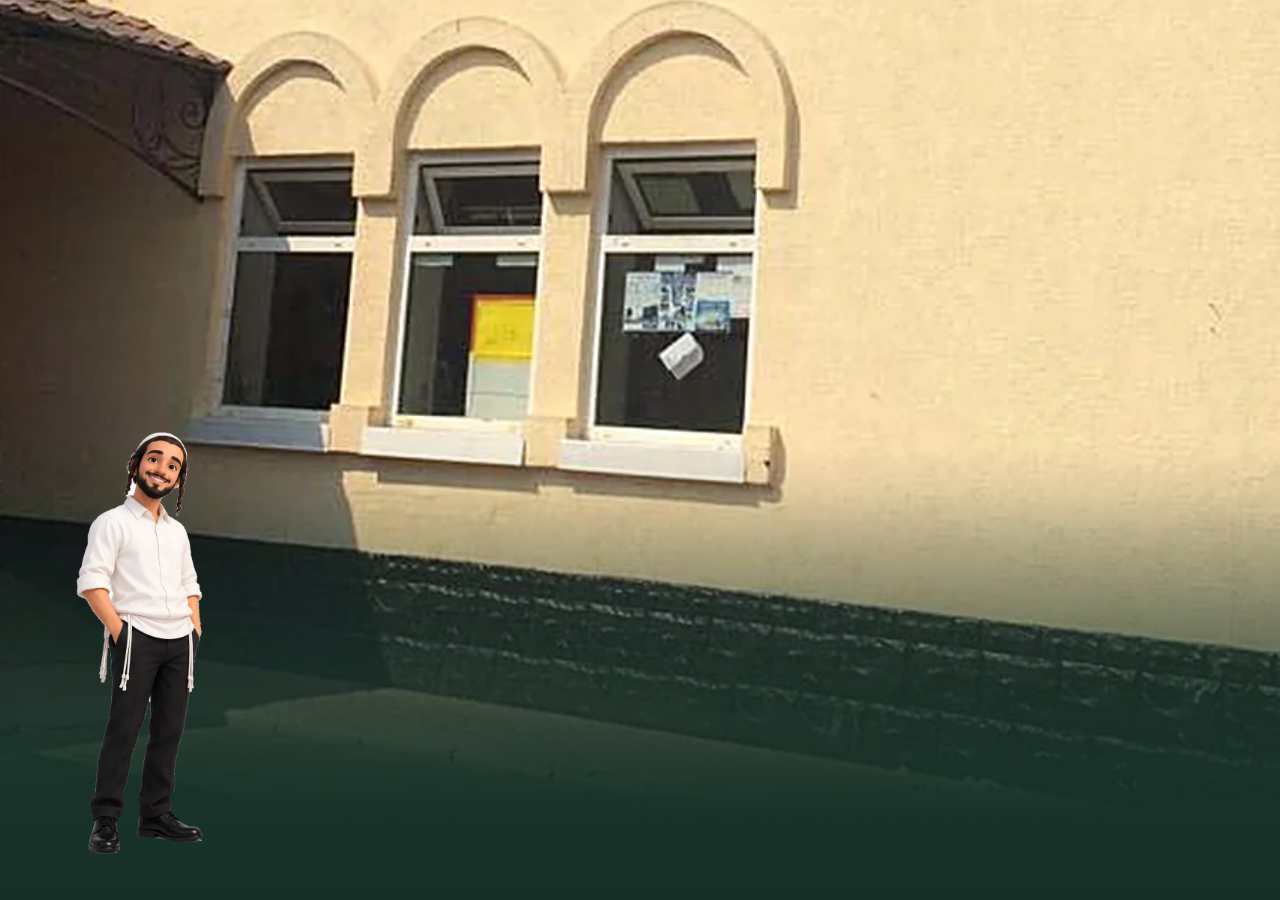
<file: index.html>
<!doctype html>
<html lang="en" data-mode="auto" data-fond="vert" data-accent="vert">
<head>
  <meta charset="utf-8">
  <meta name="viewport" content="width=device-width, initial-scale=1, viewport-fit=cover">
  <!-- Aucune ressource ne vient d'ailleurs que de ce site ; seule connexion sortante permise : api.adsbdb.com (route d'un vol, après accord).
       'unsafe-inline' pour les styles seulement : WebKit refuse sinon les styles
       internes de son propre lecteur audio. Un style ne charge rien hors du site. -->
  <meta http-equiv="Content-Security-Policy"
        content="default-src 'self'; img-src 'self' data:; media-src 'self' blob:; style-src 'self' 'unsafe-inline'; script-src 'self'; connect-src 'self' https://api.adsbdb.com; object-src 'none'; base-uri 'self'; form-action 'none'">
  <meta name="referrer" content="no-referrer">
  <title>MyHitbodedut</title>
  <meta name="description" content="MyHitbodedut – daily hitbodedut: timed session, journal, Tikkun HaKlali, siddur, zmanim. התבודדות יומית. Hitbodedout quotidienne.">
  <meta property="og:type" content="website">
  <meta property="og:title" content="MyHitbodedut">
  <meta property="og:description" content="MyHitbodedut – daily hitbodedut: timed session, journal, Tikkun HaKlali, siddur, zmanim. התבודדות יומית. Hitbodedout quotidienne.">
  <meta property="og:image" content="https://myhitbodedut.pages.dev/icones/icon-512.png">
  <meta name="apple-mobile-web-app-capable" content="yes">
  <meta name="mobile-web-app-capable" content="yes">
  <meta name="apple-mobile-web-app-title" content="MyHitbodedut">
  <meta name="apple-mobile-web-app-status-bar-style" content="default">
  <meta name="theme-color" content="#F4F7F2" media="(prefers-color-scheme: light)">
  <meta name="theme-color" content="#101A16" media="(prefers-color-scheme: dark)">
  <link rel="manifest" href="manifest.webmanifest">
  <link rel="apple-touch-icon" href="icones/apple-touch-icon.png">
  <link rel="icon" href="icones/icon-192.png">
  <link rel="stylesheet" href="palettes.css">
  <link rel="stylesheet" href="app.css">
  <script type="module" src="js/app.js"></script>
</head>
<body>
  <!-- L'écran d'ouverture (15/10) : le 'hassid devant le היכל הציון de Rabbi Na'hman, une seconde
       et demie, au démarrage seulement (app.js). Photo : la façade, fournie par le porteur le 15/11. -->
  <div id="ouverture" aria-hidden="true"><img class="fond" src="img/scene_ouverture_tombe.webp" alt=""><img class="hassid" src="img/char_debout.webp" alt=""></div>
  <div id="app"></div>
  <noscript>MyHitbodedut needs JavaScript. · MyHitbodedut a besoin de JavaScript. · ‏MyHitbodedut צריך JavaScript.</noscript>
</body>
</html>
</file>
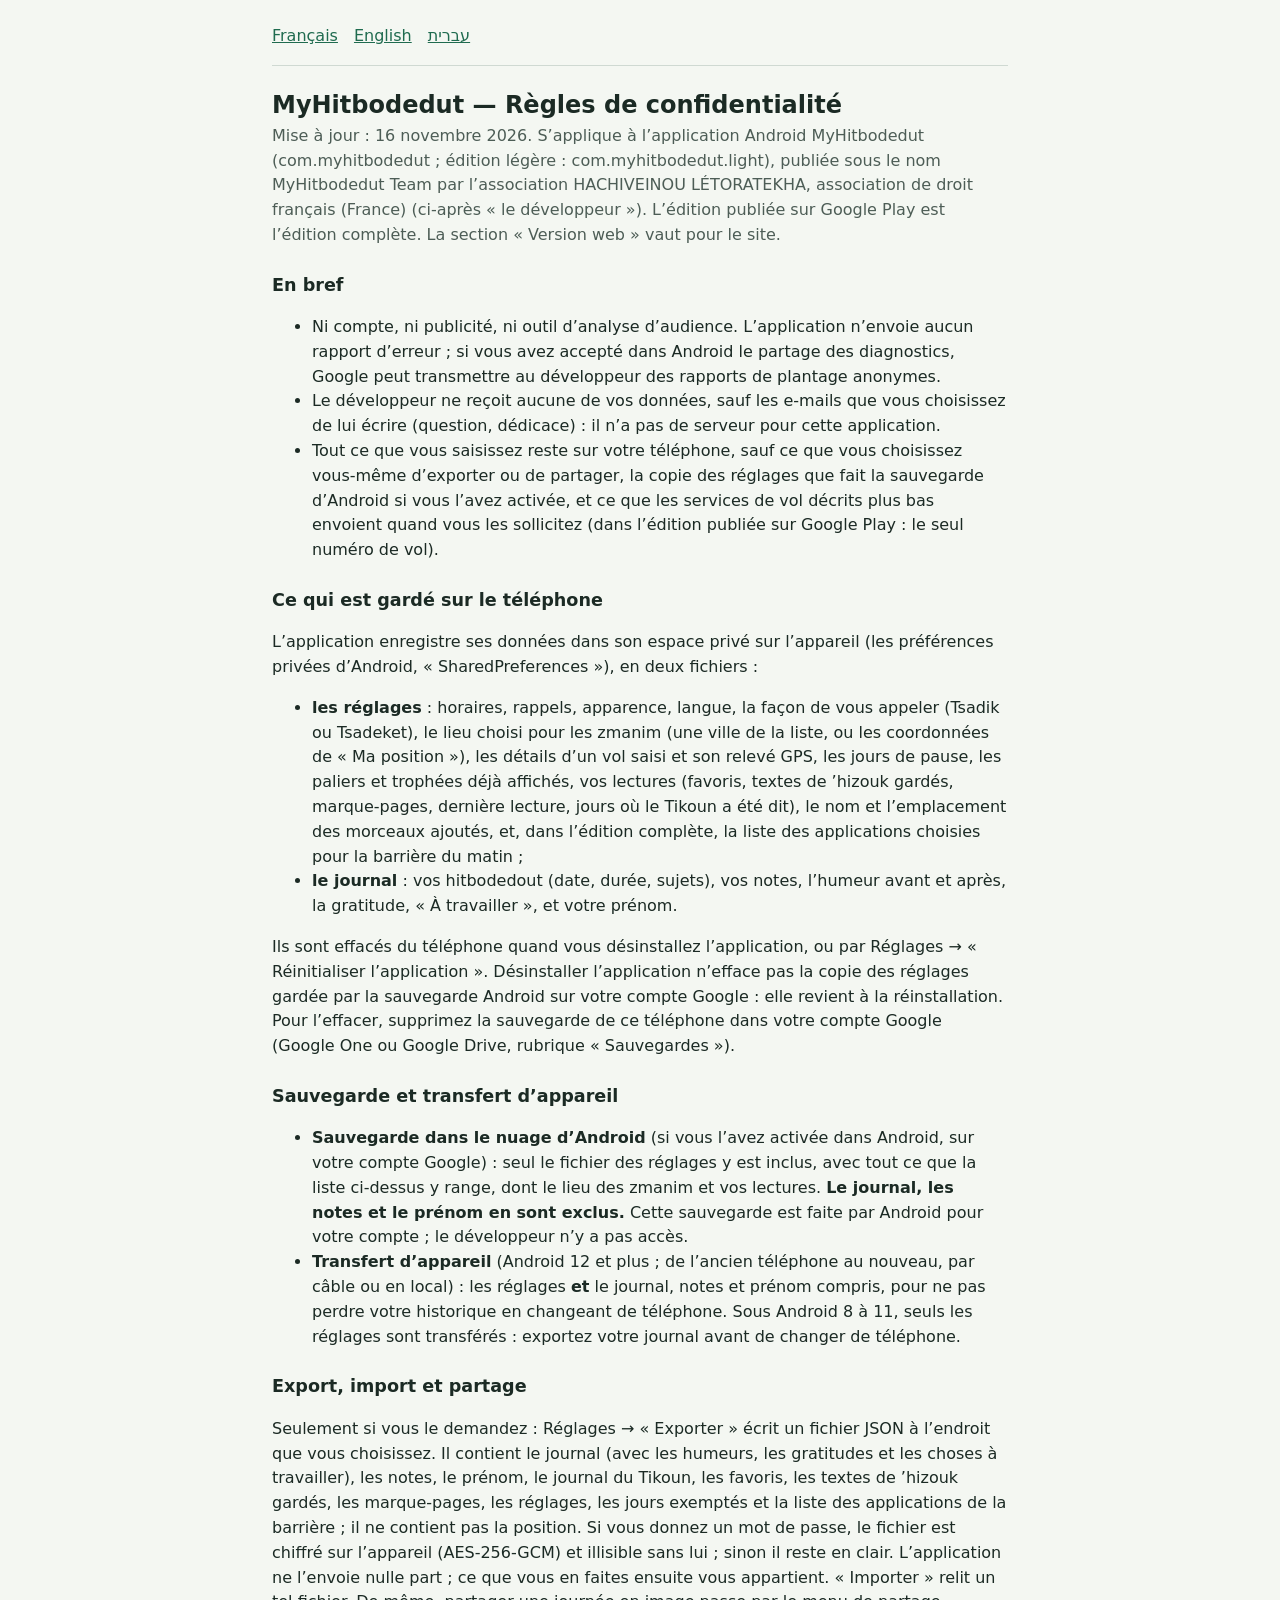
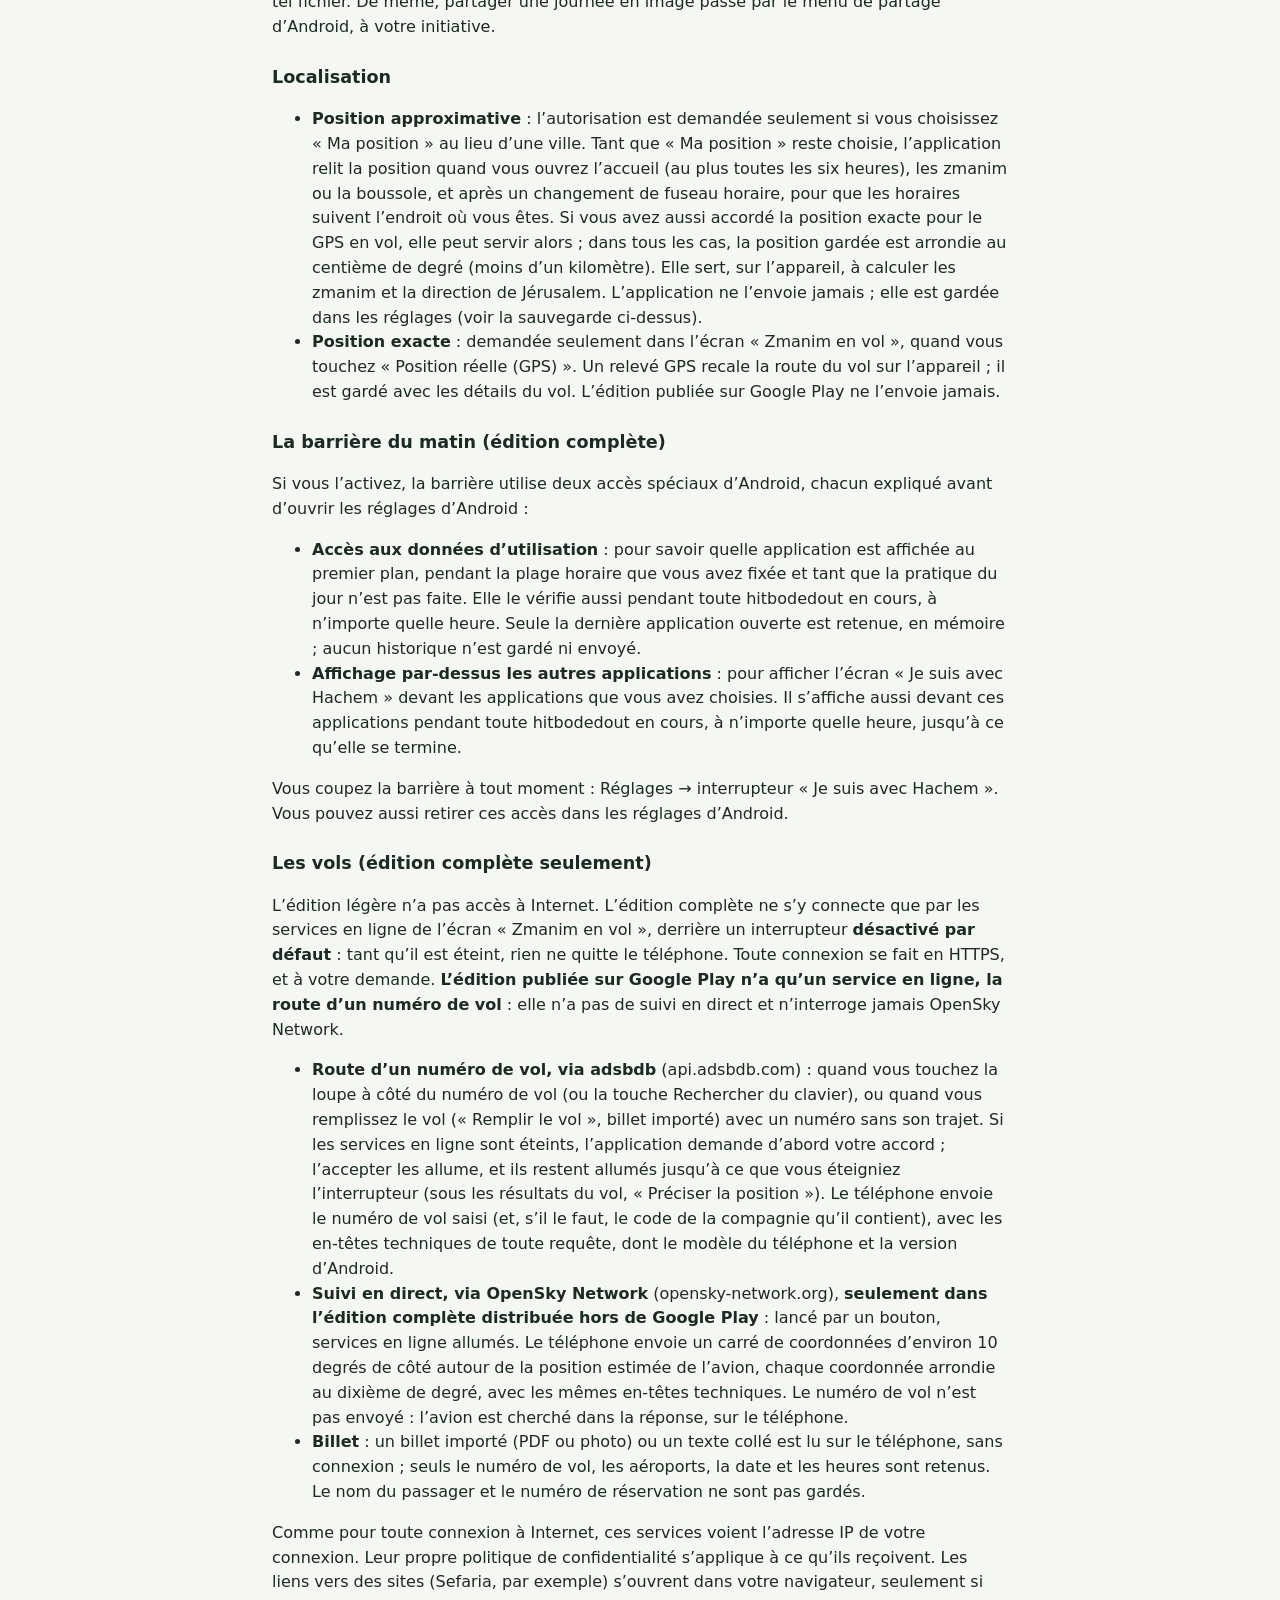
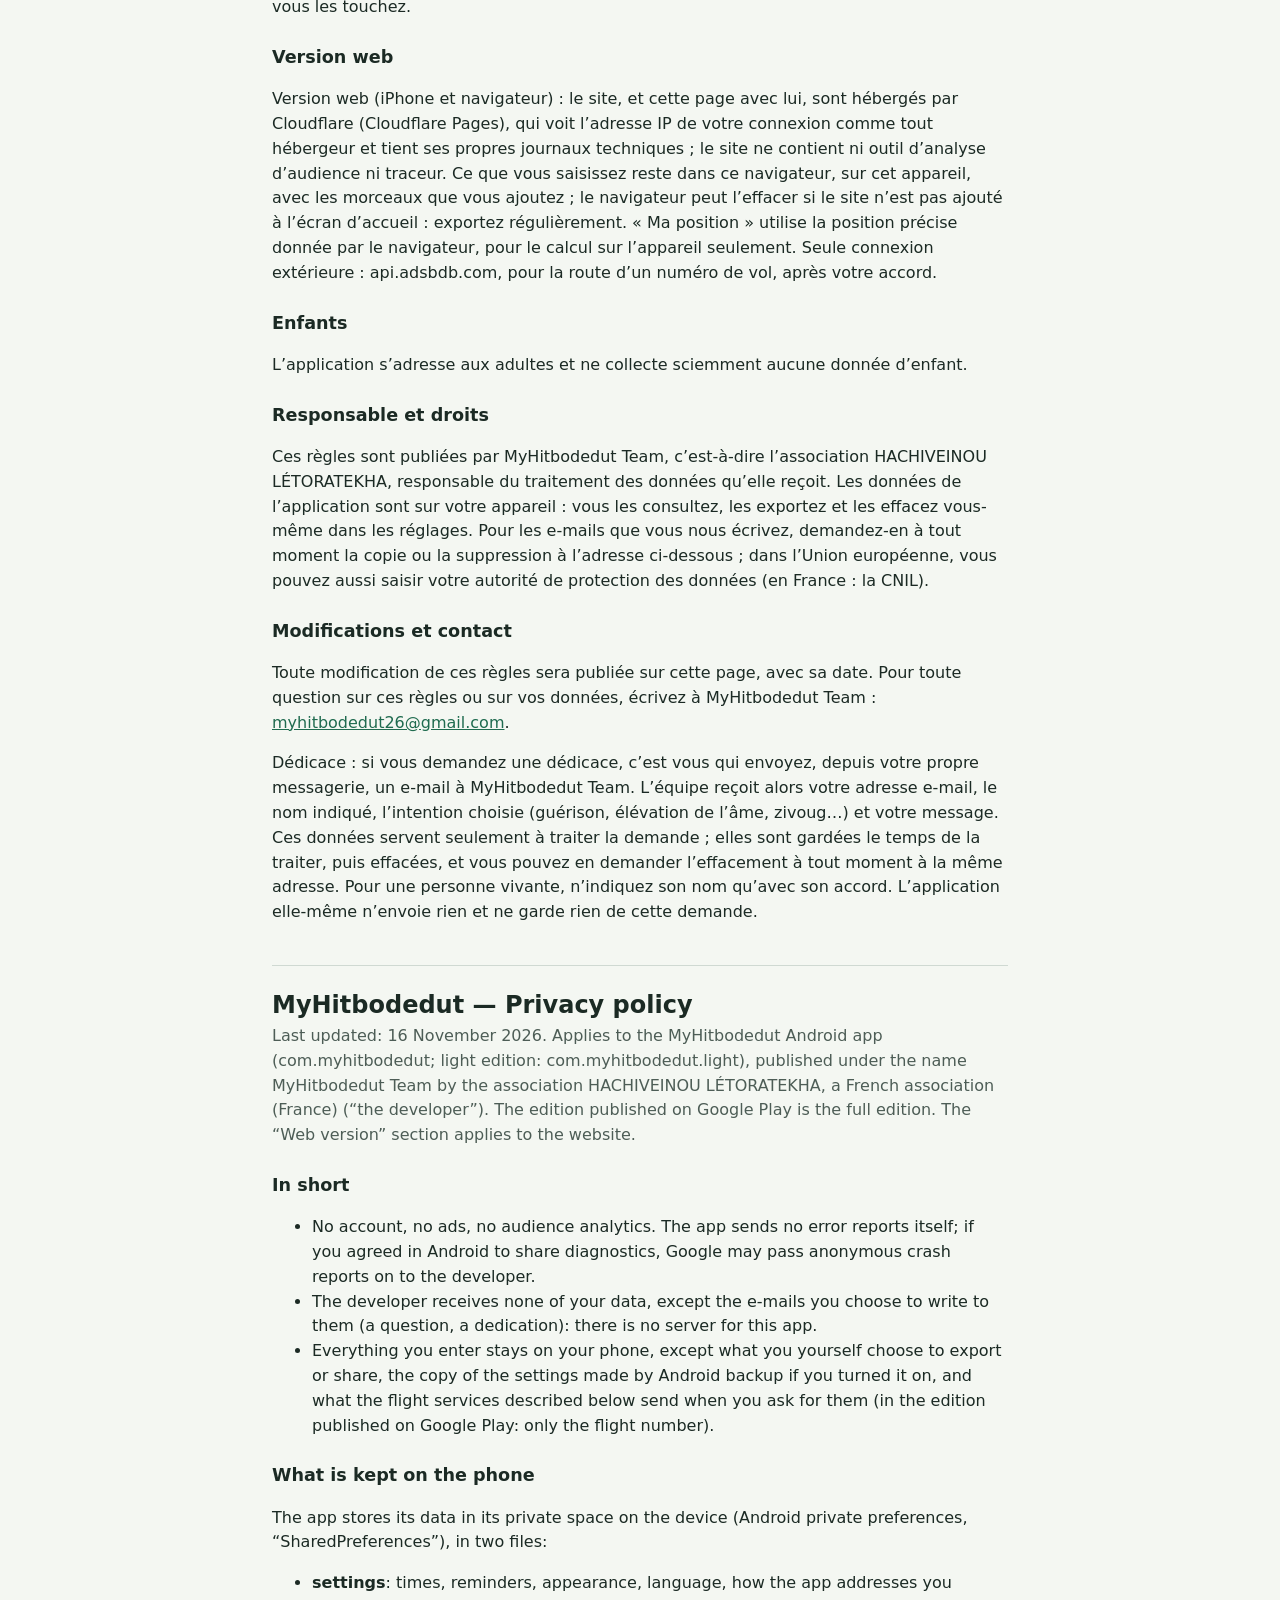
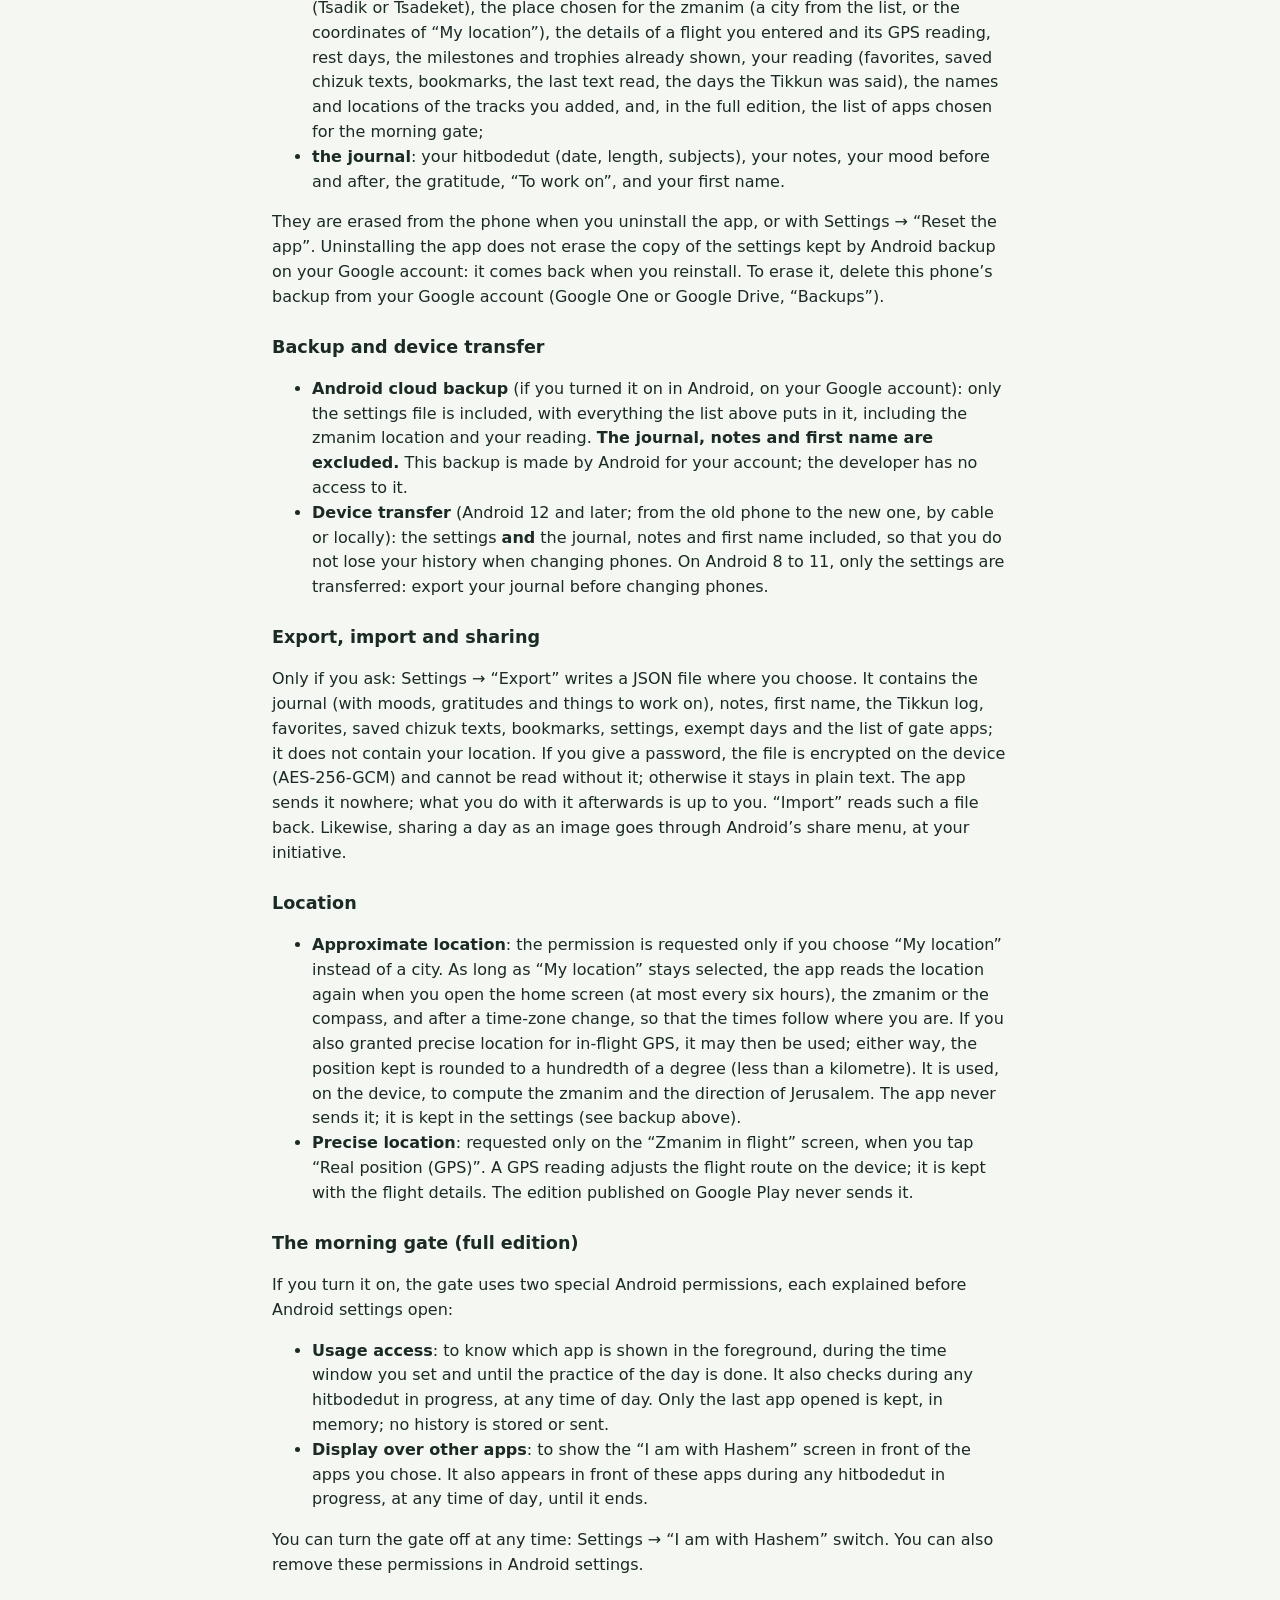
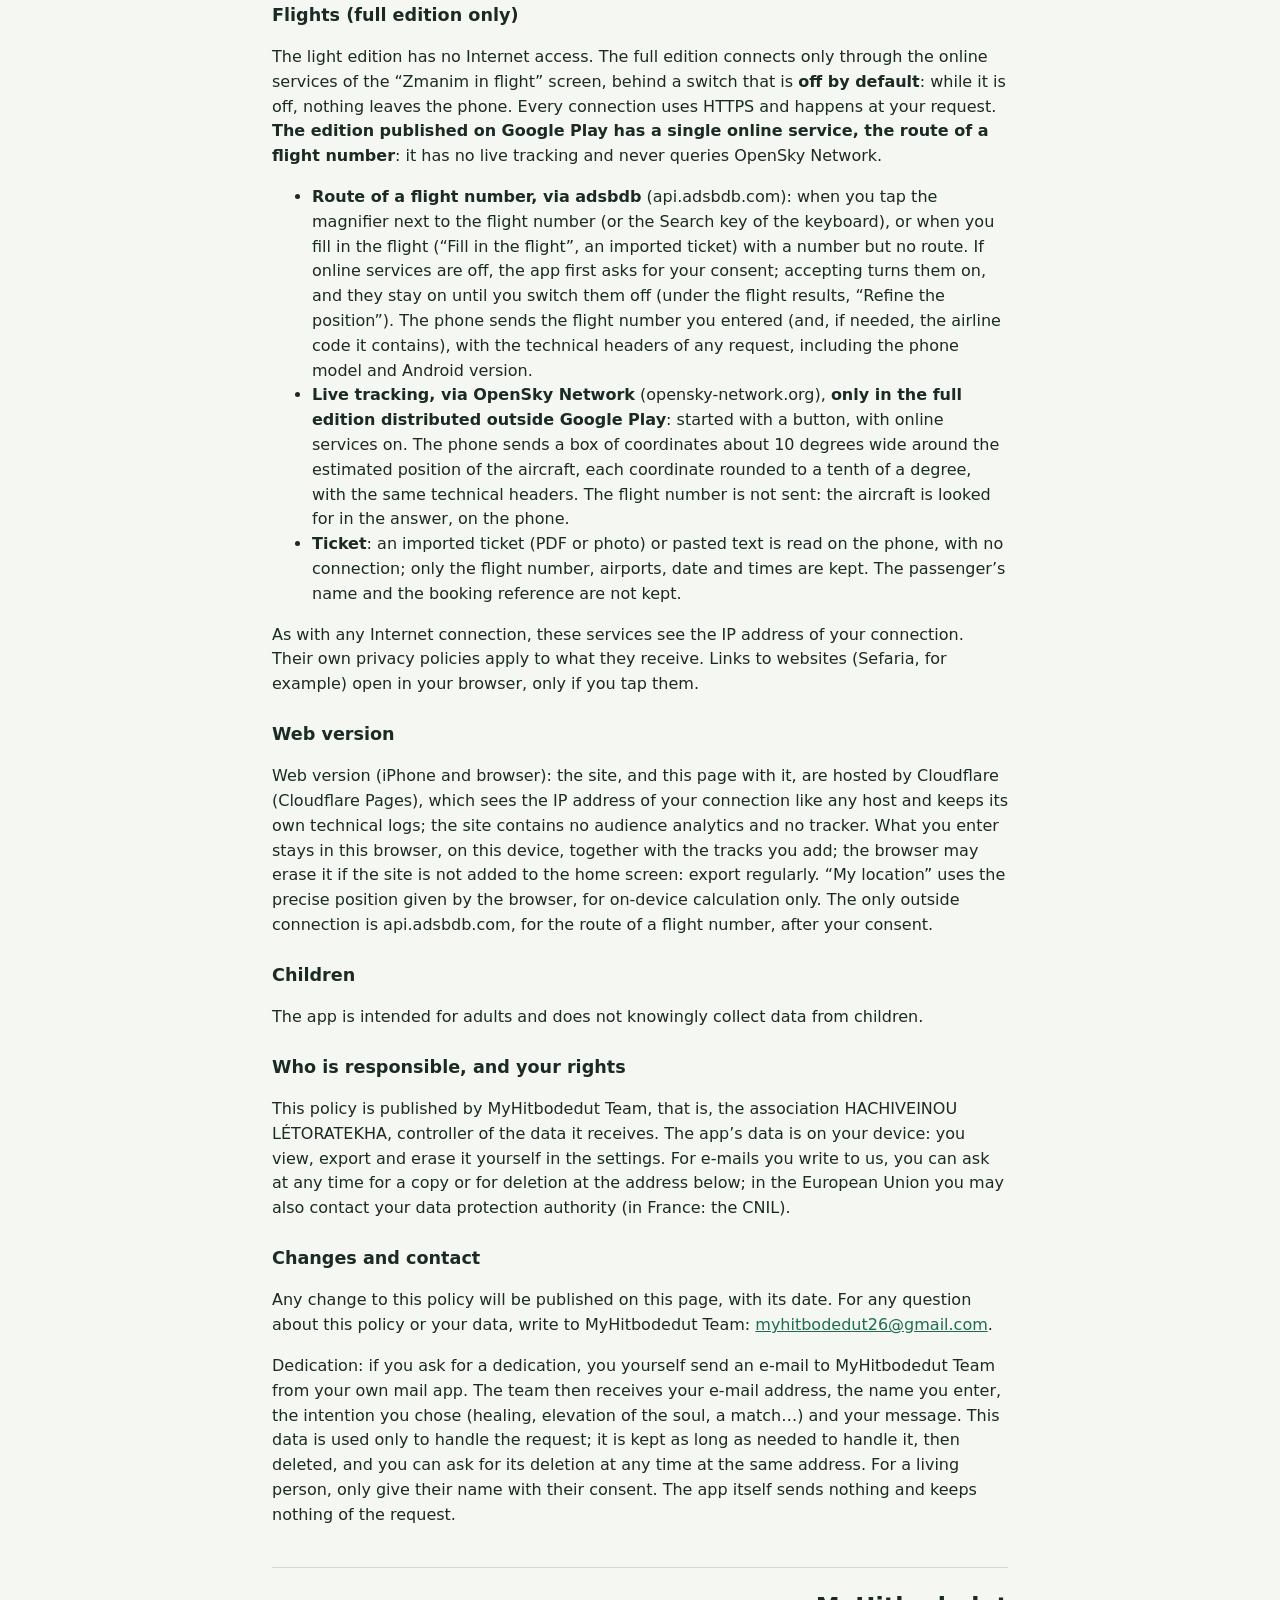
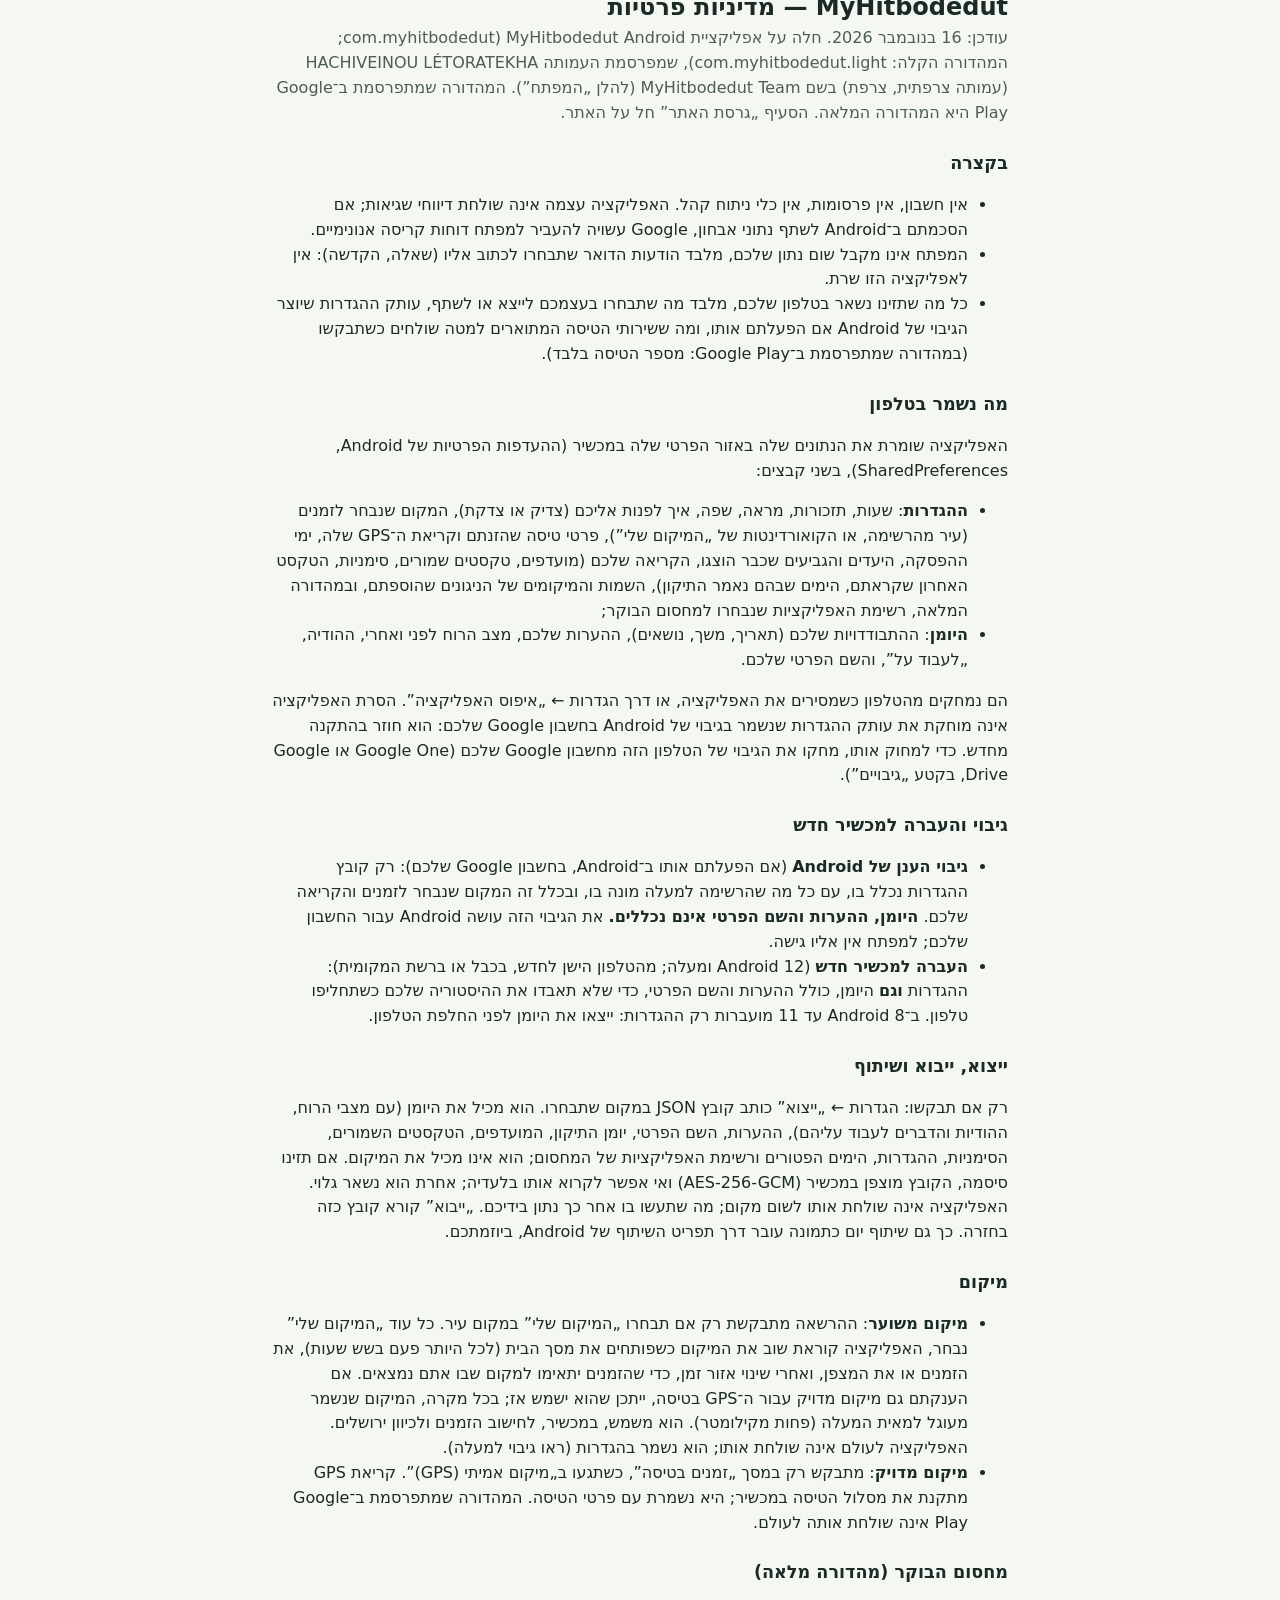
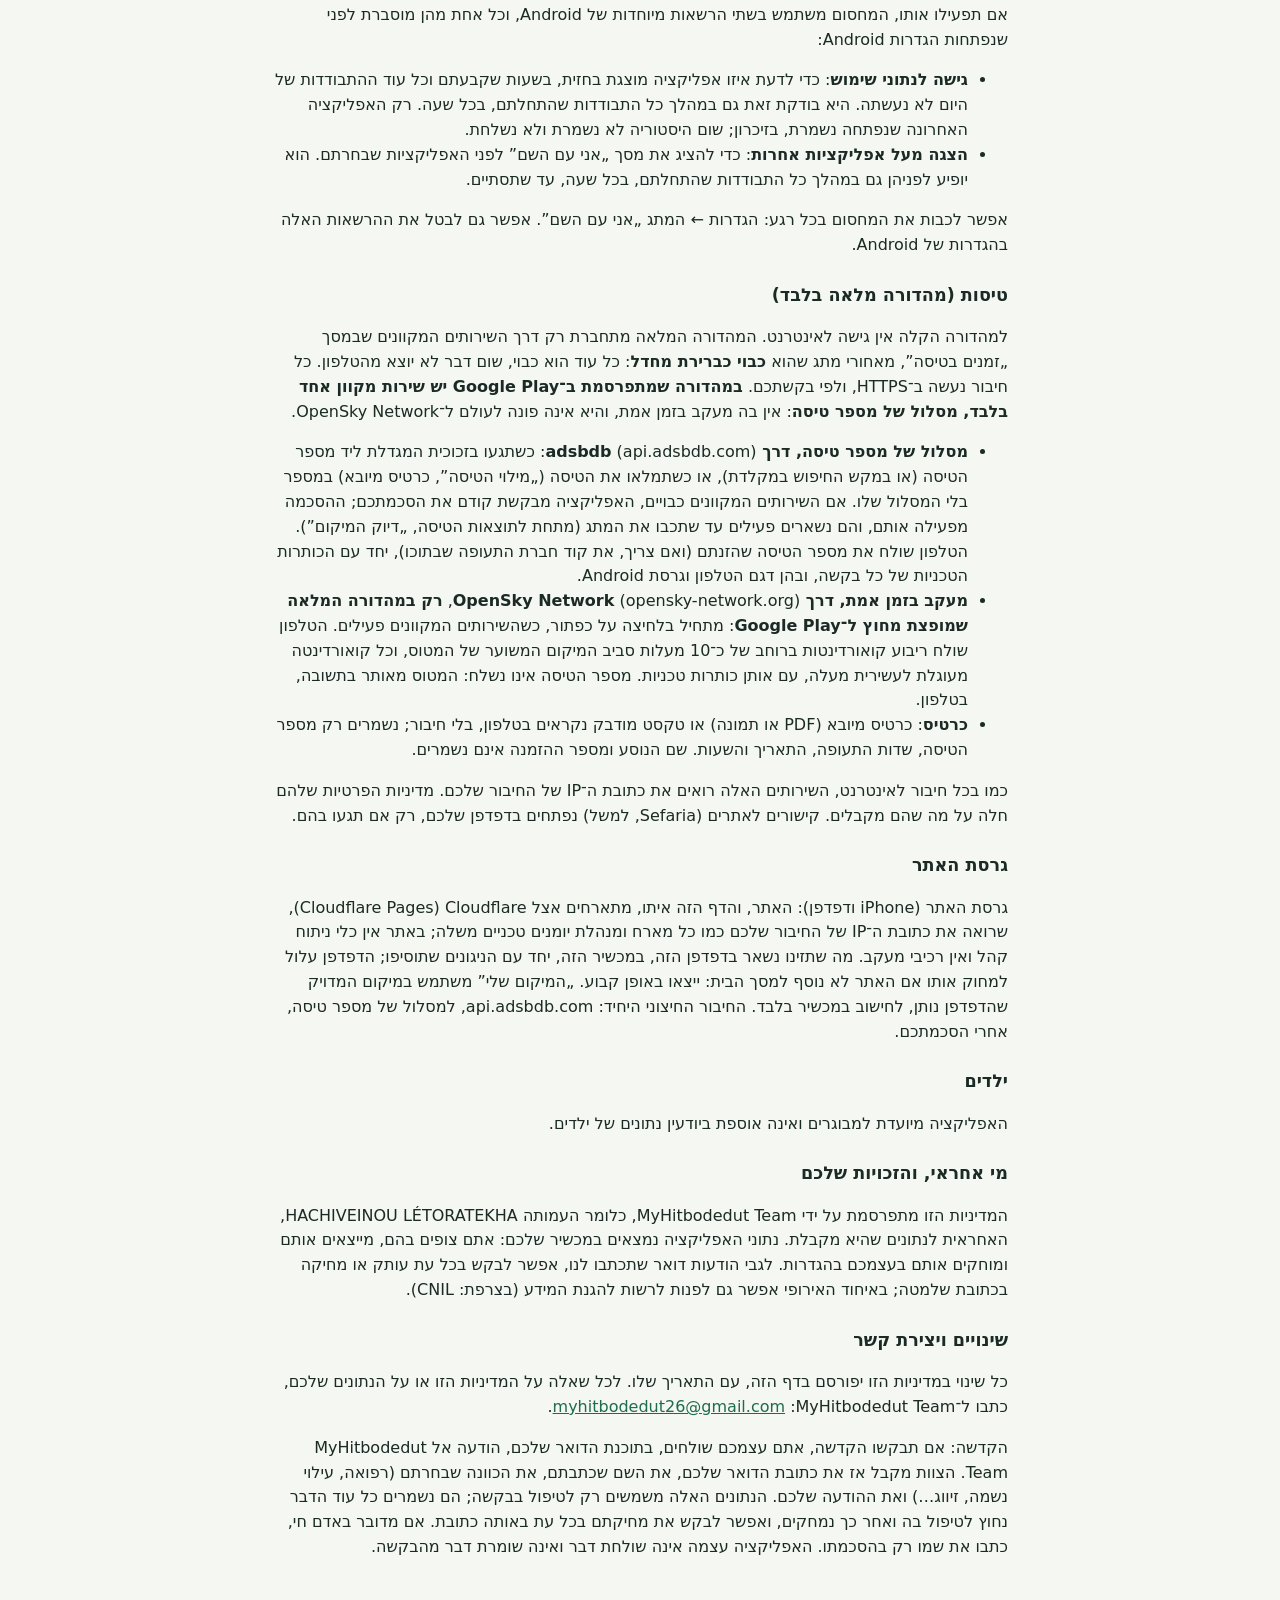
<file: confidentialite.html>
<!doctype html>
<!--
  Règles de confidentialité de l'application Android (31/10, Google Play,
  PUBLICATION_PLAY_STORE.md § 6.1). Page statique, sans script ni ressource
  extérieure, copiée telle quelle dans le site par build.mjs et ouverte depuis
  les réglages de l'application (#fr, #en, #he).

  Chaque phrase décrit le code : Store.kt (stockage), res/xml/backup_rules.xml
  et data_extraction_rules.xml (sauvegarde), SuiviVol.kt (OpenSky), RouteVol.kt
  (adsbdb), ChoixLieu.kt et VolActivity.kt (localisation, services en ligne,
  billet), GateService.kt et Divulgation.kt (barrière), Dedicace.kt. Toute
  évolution de ces fichiers se reporte ici, dans les trois langues, avec la date.

  14/11 (audit du 12/11, TWEBCONF-01 à 06) : l'édition Google Play n'a pas de
  suivi en direct (BuildConfig.OPENSKY_DIRECT = false, aucun relais) ; il n'en
  sort que le numéro de vol envoyé à adsbdb. Le jour où un relais est mis en
  ligne (tools/relais_vol), le développeur reçoit l'indicatif et la position
  estimée : « En bref » et « Les vols » sont à réécrire avant d'envoyer l'AAB
  (texte prêt : PUBLICATION_PLAY_STORE.md § 3.1).

  14/11 (examen du 14/11, constat 3 ; TWEBCONF-05) : « Position approximative » dit la
  relecture sans geste (ChoixLieu.rafraichir, rafraichirSiBesoin, reprendreEnFond), l'usage
  de la position exacte si elle a été accordée pour le vol, et l'arrondi de la position
  gardée (PositionSol.arrondie).

  15/11 (TWEBCONF-10, 11) : date portée au jour ; historique : 04/11 adresse de contact et dédicace,
  14/11 position et services en ligne. Droits et rapports Play ajoutés ; 16/11 : responsable = l’association
  (compte Play organisation) ; pays : France (16/11).

  Éditeur : MyHitbodedut Team, nom public de l’association HACHIVEINOU LÉTORATEKHA (compte Play « organisation », 16/11) ; contact : myhitbodedut26@gmail.com (02/11), le même que sur la fiche Play.
-->
<html>
<head>
  <meta charset="utf-8">
  <meta name="viewport" content="width=device-width, initial-scale=1">
  <meta http-equiv="Content-Security-Policy" content="default-src 'none'; style-src 'unsafe-inline'; base-uri 'none'; form-action 'none'">
  <meta name="referrer" content="no-referrer">
  <meta name="description" content="MyHitbodedut privacy policy · Règles de confidentialité · מדיניות פרטיות">
  <title>MyHitbodedut — Règles de confidentialité · Privacy policy · מדיניות פרטיות</title>
  <style>
    :root { color-scheme: light dark; --encre: #1b2a24; --doux: #4d5d56; --fond: #f4f7f2; --trait: #cfd9d2; --lien: #1f6b4f; }
    @media (prefers-color-scheme: dark) { :root { --encre: #e6eee9; --doux: #a9b8b0; --fond: #101a16; --trait: #2c3b34; --lien: #7fd1ad; } }
    body { margin: 0; background: var(--fond); color: var(--encre); font: 16px/1.55 system-ui, -apple-system, "Segoe UI", Roboto, Arial, sans-serif; }
    main { max-width: 46rem; margin: 0 auto; padding: 1.5rem 1rem 3rem; }
    nav { display: flex; gap: 1rem; flex-wrap: wrap; padding-bottom: 1rem; border-bottom: 1px solid var(--trait); }
    a { color: var(--lien); }
    section { padding-top: 1.5rem; border-bottom: 1px solid var(--trait); padding-bottom: 1.5rem; }
    h1 { font-size: 1.5rem; line-height: 1.25; margin: 0 0 .25rem; }
    h2 { font-size: 1.1rem; margin: 1.5rem 0 .5rem; }
    p, li { overflow-wrap: anywhere; }
    .date { color: var(--doux); margin-top: 0; }
    [dir="rtl"] { text-align: right; }
  </style>
</head>
<body>
<main>
  <nav aria-label="Langue · Language · שפה">
    <a href="#fr" hreflang="fr" lang="fr">Français</a>
    <a href="#en" hreflang="en" lang="en">English</a>
    <a href="#he" hreflang="he" lang="he">עברית</a>
  </nav>

  <!-- ===================================================================== -->
  <section id="fr" lang="fr">
    <h1>MyHitbodedut — Règles de confidentialité</h1>
    <p class="date">Mise à jour : 16 novembre 2026. S’applique à l’application Android MyHitbodedut (com.myhitbodedut ; édition légère : com.myhitbodedut.light), publiée sous le nom MyHitbodedut Team par l’association HACHIVEINOU LÉTORATEKHA, association de droit français (France) (ci-après « le développeur »). L’édition publiée sur Google Play est l’édition complète. La section « Version web » vaut pour le site.</p>

    <h2>En bref</h2>
    <ul>
      <li>Ni compte, ni publicité, ni outil d’analyse d’audience. L’application n’envoie aucun rapport d’erreur ; si vous avez accepté dans Android le partage des diagnostics, Google peut transmettre au développeur des rapports de plantage anonymes.</li>
      <li>Le développeur ne reçoit aucune de vos données, sauf les e-mails que vous choisissez de lui écrire (question, dédicace) : il n’a pas de serveur pour cette application.</li>
      <li>Tout ce que vous saisissez reste sur votre téléphone, sauf ce que vous choisissez vous-même d’exporter ou de partager, la copie des réglages que fait la sauvegarde d’Android si vous l’avez activée, et ce que les services de vol décrits plus bas envoient quand vous les sollicitez (dans l’édition publiée sur Google Play : le seul numéro de vol).</li>
    </ul>

    <h2>Ce qui est gardé sur le téléphone</h2>
    <p>L’application enregistre ses données dans son espace privé sur l’appareil (les préférences privées d’Android, « SharedPreferences »), en deux fichiers :</p>
    <ul>
      <li><strong>les réglages</strong> : horaires, rappels, apparence, langue, la façon de vous appeler (Tsadik ou Tsadeket), le lieu choisi pour les zmanim (une ville de la liste, ou les coordonnées de « Ma position »), les détails d’un vol saisi et son relevé GPS, les jours de pause, les paliers et trophées déjà affichés, vos lectures (favoris, textes de ’hizouk gardés, marque-pages, dernière lecture, jours où le Tikoun a été dit), le nom et l’emplacement des morceaux ajoutés, et, dans l’édition complète, la liste des applications choisies pour la barrière du matin ;</li>
      <li><strong>le journal</strong> : vos hitbodedout (date, durée, sujets), vos notes, l’humeur avant et après, la gratitude, « À travailler », et votre prénom.</li>
    </ul>
    <p>Ils sont effacés du téléphone quand vous désinstallez l’application, ou par Réglages → « Réinitialiser l’application ». Désinstaller l’application n’efface pas la copie des réglages gardée par la sauvegarde Android sur votre compte Google : elle revient à la réinstallation. Pour l’effacer, supprimez la sauvegarde de ce téléphone dans votre compte Google (Google One ou Google Drive, rubrique « Sauvegardes »).</p>

    <h2>Sauvegarde et transfert d’appareil</h2>
    <ul>
      <li><strong>Sauvegarde dans le nuage d’Android</strong> (si vous l’avez activée dans Android, sur votre compte Google) : seul le fichier des réglages y est inclus, avec tout ce que la liste ci-dessus y range, dont le lieu des zmanim et vos lectures. <strong>Le journal, les notes et le prénom en sont exclus.</strong> Cette sauvegarde est faite par Android pour votre compte ; le développeur n’y a pas accès.</li>
      <li><strong>Transfert d’appareil</strong> (Android 12 et plus ; de l’ancien téléphone au nouveau, par câble ou en local) : les réglages <strong>et</strong> le journal, notes et prénom compris, pour ne pas perdre votre historique en changeant de téléphone. Sous Android 8 à 11, seuls les réglages sont transférés : exportez votre journal avant de changer de téléphone.</li>
    </ul>

    <h2>Export, import et partage</h2>
    <p>Seulement si vous le demandez : Réglages → « Exporter » écrit un fichier JSON à l’endroit que vous choisissez. Il contient le journal (avec les humeurs, les gratitudes et les choses à travailler), les notes, le prénom, le journal du Tikoun, les favoris, les textes de ’hizouk gardés, les marque-pages, les réglages, les jours exemptés et la liste des applications de la barrière ; il ne contient pas la position. Si vous donnez un mot de passe, le fichier est chiffré sur l’appareil (AES-256-GCM) et illisible sans lui ; sinon il reste en clair. L’application ne l’envoie nulle part ; ce que vous en faites ensuite vous appartient. « Importer » relit un tel fichier. De même, partager une journée en image passe par le menu de partage d’Android, à votre initiative.</p>

    <h2>Localisation</h2>
    <ul>
      <li><strong>Position approximative</strong> : l’autorisation est demandée seulement si vous choisissez « Ma position » au lieu d’une ville. Tant que « Ma position » reste choisie, l’application relit la position quand vous ouvrez l’accueil (au plus toutes les six heures), les zmanim ou la boussole, et après un changement de fuseau horaire, pour que les horaires suivent l’endroit où vous êtes. Si vous avez aussi accordé la position exacte pour le GPS en vol, elle peut servir alors ; dans tous les cas, la position gardée est arrondie au centième de degré (moins d’un kilomètre). Elle sert, sur l’appareil, à calculer les zmanim et la direction de Jérusalem. L’application ne l’envoie jamais ; elle est gardée dans les réglages (voir la sauvegarde ci-dessus).</li>
      <li><strong>Position exacte</strong> : demandée seulement dans l’écran « Zmanim en vol », quand vous touchez « Position réelle (GPS) ». Un relevé GPS recale la route du vol sur l’appareil ; il est gardé avec les détails du vol. L’édition publiée sur Google Play ne l’envoie jamais.</li>
    </ul>

    <h2>La barrière du matin (édition complète)</h2>
    <p>Si vous l’activez, la barrière utilise deux accès spéciaux d’Android, chacun expliqué avant d’ouvrir les réglages d’Android :</p>
    <ul>
      <li><strong>Accès aux données d’utilisation</strong> : pour savoir quelle application est affichée au premier plan, pendant la plage horaire que vous avez fixée et tant que la pratique du jour n’est pas faite. Elle le vérifie aussi pendant toute hitbodedout en cours, à n’importe quelle heure. Seule la dernière application ouverte est retenue, en mémoire ; aucun historique n’est gardé ni envoyé.</li>
      <li><strong>Affichage par-dessus les autres applications</strong> : pour afficher l’écran « Je suis avec Hachem » devant les applications que vous avez choisies. Il s’affiche aussi devant ces applications pendant toute hitbodedout en cours, à n’importe quelle heure, jusqu’à ce qu’elle se termine.</li>
    </ul>
    <p>Vous coupez la barrière à tout moment : Réglages → interrupteur « Je suis avec Hachem ». Vous pouvez aussi retirer ces accès dans les réglages d’Android.</p>

    <h2>Les vols (édition complète seulement)</h2>
    <p>L’édition légère n’a pas accès à Internet. L’édition complète ne s’y connecte que par les services en ligne de l’écran « Zmanim en vol », derrière un interrupteur <strong>désactivé par défaut</strong> : tant qu’il est éteint, rien ne quitte le téléphone. Toute connexion se fait en HTTPS, et à votre demande. <strong>L’édition publiée sur Google Play n’a qu’un service en ligne, la route d’un numéro de vol</strong> : elle n’a pas de suivi en direct et n’interroge jamais OpenSky Network.</p>
    <ul>
      <li><strong>Route d’un numéro de vol, via adsbdb</strong> (api.adsbdb.com) : quand vous touchez la loupe à côté du numéro de vol (ou la touche Rechercher du clavier), ou quand vous remplissez le vol (« Remplir le vol », billet importé) avec un numéro sans son trajet. Si les services en ligne sont éteints, l’application demande d’abord votre accord ; l’accepter les allume, et ils restent allumés jusqu’à ce que vous éteigniez l’interrupteur (sous les résultats du vol, « Préciser la position »). Le téléphone envoie le numéro de vol saisi (et, s’il le faut, le code de la compagnie qu’il contient), avec les en-têtes techniques de toute requête, dont le modèle du téléphone et la version d’Android.</li>
      <li><strong>Suivi en direct, via OpenSky Network</strong> (opensky-network.org), <strong>seulement dans l’édition complète distribuée hors de Google Play</strong> : lancé par un bouton, services en ligne allumés. Le téléphone envoie un carré de coordonnées d’environ 10 degrés de côté autour de la position estimée de l’avion, chaque coordonnée arrondie au dixième de degré, avec les mêmes en-têtes techniques. Le numéro de vol n’est pas envoyé : l’avion est cherché dans la réponse, sur le téléphone.</li>
      <li><strong>Billet</strong> : un billet importé (PDF ou photo) ou un texte collé est lu sur le téléphone, sans connexion ; seuls le numéro de vol, les aéroports, la date et les heures sont retenus. Le nom du passager et le numéro de réservation ne sont pas gardés.</li>
    </ul>
    <p>Comme pour toute connexion à Internet, ces services voient l’adresse IP de votre connexion. Leur propre politique de confidentialité s’applique à ce qu’ils reçoivent. Les liens vers des sites (Sefaria, par exemple) s’ouvrent dans votre navigateur, seulement si vous les touchez.</p>

    <h2>Version web</h2>
    <p>Version web (iPhone et navigateur) : le site, et cette page avec lui, sont hébergés par Cloudflare (Cloudflare Pages), qui voit l’adresse IP de votre connexion comme tout hébergeur et tient ses propres journaux techniques ; le site ne contient ni outil d’analyse d’audience ni traceur. Ce que vous saisissez reste dans ce navigateur, sur cet appareil, avec les morceaux que vous ajoutez ; le navigateur peut l’effacer si le site n’est pas ajouté à l’écran d’accueil : exportez régulièrement. « Ma position » utilise la position précise donnée par le navigateur, pour le calcul sur l’appareil seulement. Seule connexion extérieure : api.adsbdb.com, pour la route d’un numéro de vol, après votre accord.</p>

    <h2>Enfants</h2>
    <p>L’application s’adresse aux adultes et ne collecte sciemment aucune donnée d’enfant.</p>

    <h2>Responsable et droits</h2>
    <p>Ces règles sont publiées par MyHitbodedut Team, c’est-à-dire l’association HACHIVEINOU LÉTORATEKHA, responsable du traitement des données qu’elle reçoit. Les données de l’application sont sur votre appareil : vous les consultez, les exportez et les effacez vous-même dans les réglages. Pour les e-mails que vous nous écrivez, demandez-en à tout moment la copie ou la suppression à l’adresse ci-dessous ; dans l’Union européenne, vous pouvez aussi saisir votre autorité de protection des données (en France : la CNIL).</p>

    <h2>Modifications et contact</h2>
    <p>Toute modification de ces règles sera publiée sur cette page, avec sa date. Pour toute question sur ces règles ou sur vos données, écrivez à MyHitbodedut Team : <a href="mailto:myhitbodedut26@gmail.com">myhitbodedut26@gmail.com</a>.</p>
    <p>Dédicace : si vous demandez une dédicace, c’est vous qui envoyez, depuis votre propre messagerie, un e-mail à MyHitbodedut Team. L’équipe reçoit alors votre adresse e-mail, le nom indiqué, l’intention choisie (guérison, élévation de l’âme, zivoug…) et votre message. Ces données servent seulement à traiter la demande ; elles sont gardées le temps de la traiter, puis effacées, et vous pouvez en demander l’effacement à tout moment à la même adresse. Pour une personne vivante, n’indiquez son nom qu’avec son accord. L’application elle-même n’envoie rien et ne garde rien de cette demande.</p>
  </section>

  <!-- ===================================================================== -->
  <section id="en" lang="en">
    <h1>MyHitbodedut — Privacy policy</h1>
    <p class="date">Last updated: 16 November 2026. Applies to the MyHitbodedut Android app (com.myhitbodedut; light edition: com.myhitbodedut.light), published under the name MyHitbodedut Team by the association HACHIVEINOU LÉTORATEKHA, a French association (France) (“the developer”). The edition published on Google Play is the full edition. The “Web version” section applies to the website.</p>

    <h2>In short</h2>
    <ul>
      <li>No account, no ads, no audience analytics. The app sends no error reports itself; if you agreed in Android to share diagnostics, Google may pass anonymous crash reports on to the developer.</li>
      <li>The developer receives none of your data, except the e-mails you choose to write to them (a question, a dedication): there is no server for this app.</li>
      <li>Everything you enter stays on your phone, except what you yourself choose to export or share, the copy of the settings made by Android backup if you turned it on, and what the flight services described below send when you ask for them (in the edition published on Google Play: only the flight number).</li>
    </ul>

    <h2>What is kept on the phone</h2>
    <p>The app stores its data in its private space on the device (Android private preferences, “SharedPreferences”), in two files:</p>
    <ul>
      <li><strong>settings</strong>: times, reminders, appearance, language, how the app addresses you (Tsadik or Tsadeket), the place chosen for the zmanim (a city from the list, or the coordinates of “My location”), the details of a flight you entered and its GPS reading, rest days, the milestones and trophies already shown, your reading (favorites, saved chizuk texts, bookmarks, the last text read, the days the Tikkun was said), the names and locations of the tracks you added, and, in the full edition, the list of apps chosen for the morning gate;</li>
      <li><strong>the journal</strong>: your hitbodedut (date, length, subjects), your notes, your mood before and after, the gratitude, “To work on”, and your first name.</li>
    </ul>
    <p>They are erased from the phone when you uninstall the app, or with Settings → “Reset the app”. Uninstalling the app does not erase the copy of the settings kept by Android backup on your Google account: it comes back when you reinstall. To erase it, delete this phone’s backup from your Google account (Google One or Google Drive, “Backups”).</p>

    <h2>Backup and device transfer</h2>
    <ul>
      <li><strong>Android cloud backup</strong> (if you turned it on in Android, on your Google account): only the settings file is included, with everything the list above puts in it, including the zmanim location and your reading. <strong>The journal, notes and first name are excluded.</strong> This backup is made by Android for your account; the developer has no access to it.</li>
      <li><strong>Device transfer</strong> (Android 12 and later; from the old phone to the new one, by cable or locally): the settings <strong>and</strong> the journal, notes and first name included, so that you do not lose your history when changing phones. On Android 8 to 11, only the settings are transferred: export your journal before changing phones.</li>
    </ul>

    <h2>Export, import and sharing</h2>
    <p>Only if you ask: Settings → “Export” writes a JSON file where you choose. It contains the journal (with moods, gratitudes and things to work on), notes, first name, the Tikkun log, favorites, saved chizuk texts, bookmarks, settings, exempt days and the list of gate apps; it does not contain your location. If you give a password, the file is encrypted on the device (AES-256-GCM) and cannot be read without it; otherwise it stays in plain text. The app sends it nowhere; what you do with it afterwards is up to you. “Import” reads such a file back. Likewise, sharing a day as an image goes through Android’s share menu, at your initiative.</p>

    <h2>Location</h2>
    <ul>
      <li><strong>Approximate location</strong>: the permission is requested only if you choose “My location” instead of a city. As long as “My location” stays selected, the app reads the location again when you open the home screen (at most every six hours), the zmanim or the compass, and after a time-zone change, so that the times follow where you are. If you also granted precise location for in-flight GPS, it may then be used; either way, the position kept is rounded to a hundredth of a degree (less than a kilometre). It is used, on the device, to compute the zmanim and the direction of Jerusalem. The app never sends it; it is kept in the settings (see backup above).</li>
      <li><strong>Precise location</strong>: requested only on the “Zmanim in flight” screen, when you tap “Real position (GPS)”. A GPS reading adjusts the flight route on the device; it is kept with the flight details. The edition published on Google Play never sends it.</li>
    </ul>

    <h2>The morning gate (full edition)</h2>
    <p>If you turn it on, the gate uses two special Android permissions, each explained before Android settings open:</p>
    <ul>
      <li><strong>Usage access</strong>: to know which app is shown in the foreground, during the time window you set and until the practice of the day is done. It also checks during any hitbodedut in progress, at any time of day. Only the last app opened is kept, in memory; no history is stored or sent.</li>
      <li><strong>Display over other apps</strong>: to show the “I am with Hashem” screen in front of the apps you chose. It also appears in front of these apps during any hitbodedut in progress, at any time of day, until it ends.</li>
    </ul>
    <p>You can turn the gate off at any time: Settings → “I am with Hashem” switch. You can also remove these permissions in Android settings.</p>

    <h2>Flights (full edition only)</h2>
    <p>The light edition has no Internet access. The full edition connects only through the online services of the “Zmanim in flight” screen, behind a switch that is <strong>off by default</strong>: while it is off, nothing leaves the phone. Every connection uses HTTPS and happens at your request. <strong>The edition published on Google Play has a single online service, the route of a flight number</strong>: it has no live tracking and never queries OpenSky Network.</p>
    <ul>
      <li><strong>Route of a flight number, via adsbdb</strong> (api.adsbdb.com): when you tap the magnifier next to the flight number (or the Search key of the keyboard), or when you fill in the flight (“Fill in the flight”, an imported ticket) with a number but no route. If online services are off, the app first asks for your consent; accepting turns them on, and they stay on until you switch them off (under the flight results, “Refine the position”). The phone sends the flight number you entered (and, if needed, the airline code it contains), with the technical headers of any request, including the phone model and Android version.</li>
      <li><strong>Live tracking, via OpenSky Network</strong> (opensky-network.org), <strong>only in the full edition distributed outside Google Play</strong>: started with a button, with online services on. The phone sends a box of coordinates about 10 degrees wide around the estimated position of the aircraft, each coordinate rounded to a tenth of a degree, with the same technical headers. The flight number is not sent: the aircraft is looked for in the answer, on the phone.</li>
      <li><strong>Ticket</strong>: an imported ticket (PDF or photo) or pasted text is read on the phone, with no connection; only the flight number, airports, date and times are kept. The passenger’s name and the booking reference are not kept.</li>
    </ul>
    <p>As with any Internet connection, these services see the IP address of your connection. Their own privacy policies apply to what they receive. Links to websites (Sefaria, for example) open in your browser, only if you tap them.</p>

    <h2>Web version</h2>
    <p>Web version (iPhone and browser): the site, and this page with it, are hosted by Cloudflare (Cloudflare Pages), which sees the IP address of your connection like any host and keeps its own technical logs; the site contains no audience analytics and no tracker. What you enter stays in this browser, on this device, together with the tracks you add; the browser may erase it if the site is not added to the home screen: export regularly. “My location” uses the precise position given by the browser, for on-device calculation only. The only outside connection is api.adsbdb.com, for the route of a flight number, after your consent.</p>

    <h2>Children</h2>
    <p>The app is intended for adults and does not knowingly collect data from children.</p>

    <h2>Who is responsible, and your rights</h2>
    <p>This policy is published by MyHitbodedut Team, that is, the association HACHIVEINOU LÉTORATEKHA, controller of the data it receives. The app’s data is on your device: you view, export and erase it yourself in the settings. For e-mails you write to us, you can ask at any time for a copy or for deletion at the address below; in the European Union you may also contact your data protection authority (in France: the CNIL).</p>

    <h2>Changes and contact</h2>
    <p>Any change to this policy will be published on this page, with its date. For any question about this policy or your data, write to MyHitbodedut Team: <a href="mailto:myhitbodedut26@gmail.com">myhitbodedut26@gmail.com</a>.</p>
    <p>Dedication: if you ask for a dedication, you yourself send an e-mail to MyHitbodedut Team from your own mail app. The team then receives your e-mail address, the name you enter, the intention you chose (healing, elevation of the soul, a match…) and your message. This data is used only to handle the request; it is kept as long as needed to handle it, then deleted, and you can ask for its deletion at any time at the same address. For a living person, only give their name with their consent. The app itself sends nothing and keeps nothing of the request.</p>
  </section>

  <!-- ===================================================================== -->
  <section id="he" lang="he" dir="rtl">
    <h1>MyHitbodedut — מדיניות פרטיות</h1>
    <p class="date">עודכן: 16 בנובמבר 2026. חלה על אפליקציית Android ‏MyHitbodedut‏ (com.myhitbodedut; המהדורה הקלה: com.myhitbodedut.light), שמפרסמת העמותה ‏HACHIVEINOU LÉTORATEKHA‏ (עמותה צרפתית, צרפת) בשם ‏MyHitbodedut Team‏ (להלן „המפתח”). המהדורה שמתפרסמת ב־Google Play היא המהדורה המלאה. הסעיף „גרסת האתר” חל על האתר.</p>

    <h2>בקצרה</h2>
    <ul>
      <li>אין חשבון, אין פרסומות, אין כלי ניתוח קהל. האפליקציה עצמה אינה שולחת דיווחי שגיאות; אם הסכמתם ב־Android לשתף נתוני אבחון, Google עשויה להעביר למפתח דוחות קריסה אנונימיים.</li>
      <li>המפתח אינו מקבל שום נתון שלכם, מלבד הודעות הדואר שתבחרו לכתוב אליו (שאלה, הקדשה): אין לאפליקציה הזו שרת.</li>
      <li>כל מה שתזינו נשאר בטלפון שלכם, מלבד מה שתבחרו בעצמכם לייצא או לשתף, עותק ההגדרות שיוצר הגיבוי של Android אם הפעלתם אותו, ומה ששירותי הטיסה המתוארים למטה שולחים כשתבקשו (במהדורה שמתפרסמת ב־Google Play: מספר הטיסה בלבד).</li>
    </ul>

    <h2>מה נשמר בטלפון</h2>
    <p>האפליקציה שומרת את הנתונים שלה באזור הפרטי שלה במכשיר (ההעדפות הפרטיות של Android, ‏SharedPreferences), בשני קבצים:</p>
    <ul>
      <li><strong>ההגדרות</strong>: שעות, תזכורות, מראה, שפה, איך לפנות אליכם (צדיק או צדקת), המקום שנבחר לזמנים (עיר מהרשימה, או הקואורדינטות של „המיקום שלי”), פרטי טיסה שהזנתם וקריאת ה־GPS שלה, ימי ההפסקה, היעדים והגביעים שכבר הוצגו, הקריאה שלכם (מועדפים, טקסטים שמורים, סימניות, הטקסט האחרון שקראתם, הימים שבהם נאמר התיקון), השמות והמיקומים של הניגונים שהוספתם, ובמהדורה המלאה, רשימת האפליקציות שנבחרו למחסום הבוקר;</li>
      <li><strong>היומן</strong>: ההתבודדויות שלכם (תאריך, משך, נושאים), ההערות שלכם, מצב הרוח לפני ואחרי, ההודיה, „לעבוד על”, והשם הפרטי שלכם.</li>
    </ul>
    <p>הם נמחקים מהטלפון כשמסירים את האפליקציה, או דרך הגדרות ← „איפוס האפליקציה”. הסרת האפליקציה אינה מוחקת את עותק ההגדרות שנשמר בגיבוי של Android בחשבון Google שלכם: הוא חוזר בהתקנה מחדש. כדי למחוק אותו, מחקו את הגיבוי של הטלפון הזה מחשבון Google שלכם (Google One או Google Drive, בקטע „גיבויים”).</p>

    <h2>גיבוי והעברה למכשיר חדש</h2>
    <ul>
      <li><strong>גיבוי הענן של Android</strong> (אם הפעלתם אותו ב־Android, בחשבון Google שלכם): רק קובץ ההגדרות נכלל בו, עם כל מה שהרשימה למעלה מונה בו, ובכלל זה המקום שנבחר לזמנים והקריאה שלכם. <strong>היומן, ההערות והשם הפרטי אינם נכללים.</strong> את הגיבוי הזה עושה Android עבור החשבון שלכם; למפתח אין אליו גישה.</li>
      <li><strong>העברה למכשיר חדש</strong> (Android 12 ומעלה; מהטלפון הישן לחדש, בכבל או ברשת המקומית): ההגדרות <strong>וגם</strong> היומן, כולל ההערות והשם הפרטי, כדי שלא תאבדו את ההיסטוריה שלכם כשתחליפו טלפון. ב־Android 8 עד 11 מועברות רק ההגדרות: ייצאו את היומן לפני החלפת הטלפון.</li>
    </ul>

    <h2>ייצוא, ייבוא ושיתוף</h2>
    <p>רק אם תבקשו: הגדרות ← „ייצוא” כותב קובץ JSON במקום שתבחרו. הוא מכיל את היומן (עם מצבי הרוח, ההודיות והדברים לעבוד עליהם), ההערות, השם הפרטי, יומן התיקון, המועדפים, הטקסטים השמורים, הסימניות, ההגדרות, הימים הפטורים ורשימת האפליקציות של המחסום; הוא אינו מכיל את המיקום. אם תזינו סיסמה, הקובץ מוצפן במכשיר (AES-256-GCM) ואי אפשר לקרוא אותו בלעדיה; אחרת הוא נשאר גלוי. האפליקציה אינה שולחת אותו לשום מקום; מה שתעשו בו אחר כך נתון בידיכם. „ייבוא” קורא קובץ כזה בחזרה. כך גם שיתוף יום כתמונה עובר דרך תפריט השיתוף של Android, ביוזמתכם.</p>

    <h2>מיקום</h2>
    <ul>
      <li><strong>מיקום משוער</strong>: ההרשאה מתבקשת רק אם תבחרו „המיקום שלי” במקום עיר. כל עוד „המיקום שלי” נבחר, האפליקציה קוראת שוב את המיקום כשפותחים את מסך הבית (לכל היותר פעם בשש שעות), את הזמנים או את המצפן, ואחרי שינוי אזור זמן, כדי שהזמנים יתאימו למקום שבו אתם נמצאים. אם הענקתם גם מיקום מדויק עבור ה־GPS בטיסה, ייתכן שהוא ישמש אז; בכל מקרה, המיקום שנשמר מעוגל למאית המעלה (פחות מקילומטר). הוא משמש, במכשיר, לחישוב הזמנים ולכיוון ירושלים. האפליקציה לעולם אינה שולחת אותו; הוא נשמר בהגדרות (ראו גיבוי למעלה).</li>
      <li><strong>מיקום מדויק</strong>: מתבקש רק במסך „זמנים בטיסה”, כשתגעו ב„מיקום אמיתי (GPS)”. קריאת GPS מתקנת את מסלול הטיסה במכשיר; היא נשמרת עם פרטי הטיסה. המהדורה שמתפרסמת ב־Google Play אינה שולחת אותה לעולם.</li>
    </ul>

    <h2>מחסום הבוקר (מהדורה מלאה)</h2>
    <p>אם תפעילו אותו, המחסום משתמש בשתי הרשאות מיוחדות של Android, וכל אחת מהן מוסברת לפני שנפתחות הגדרות Android:</p>
    <ul>
      <li><strong>גישה לנתוני שימוש</strong>: כדי לדעת איזו אפליקציה מוצגת בחזית, בשעות שקבעתם וכל עוד ההתבודדות של היום לא נעשתה. היא בודקת זאת גם במהלך כל התבודדות שהתחלתם, בכל שעה. רק האפליקציה האחרונה שנפתחה נשמרת, בזיכרון; שום היסטוריה לא נשמרת ולא נשלחת.</li>
      <li><strong>הצגה מעל אפליקציות אחרות</strong>: כדי להציג את מסך „אני עם השם” לפני האפליקציות שבחרתם. הוא יופיע לפניהן גם במהלך כל התבודדות שהתחלתם, בכל שעה, עד שתסתיים.</li>
    </ul>
    <p>אפשר לכבות את המחסום בכל רגע: הגדרות ← המתג „אני עם השם”. אפשר גם לבטל את ההרשאות האלה בהגדרות של Android.</p>

    <h2>טיסות (מהדורה מלאה בלבד)</h2>
    <p>למהדורה הקלה אין גישה לאינטרנט. המהדורה המלאה מתחברת רק דרך השירותים המקוונים שבמסך „זמנים בטיסה”, מאחורי מתג שהוא <strong>כבוי כברירת מחדל</strong>: כל עוד הוא כבוי, שום דבר לא יוצא מהטלפון. כל חיבור נעשה ב־HTTPS, ולפי בקשתכם. <strong>במהדורה שמתפרסמת ב־Google Play יש שירות מקוון אחד בלבד, מסלול של מספר טיסה</strong>: אין בה מעקב בזמן אמת, והיא אינה פונה לעולם ל־OpenSky Network.</p>
    <ul>
      <li><strong>מסלול של מספר טיסה, דרך adsbdb</strong> (api.adsbdb.com): כשתגעו בזכוכית המגדלת ליד מספר הטיסה (או במקש החיפוש במקלדת), או כשתמלאו את הטיסה („מילוי הטיסה”, כרטיס מיובא) במספר בלי המסלול שלו. אם השירותים המקוונים כבויים, האפליקציה מבקשת קודם את הסכמתכם; ההסכמה מפעילה אותם, והם נשארים פעילים עד שתכבו את המתג (מתחת לתוצאות הטיסה, „דיוק המיקום”). הטלפון שולח את מספר הטיסה שהזנתם (ואם צריך, את קוד חברת התעופה שבתוכו), יחד עם הכותרות הטכניות של כל בקשה, ובהן דגם הטלפון וגרסת Android.</li>
      <li><strong>מעקב בזמן אמת, דרך OpenSky Network</strong> (opensky-network.org), <strong>רק במהדורה המלאה שמופצת מחוץ ל־Google Play</strong>: מתחיל בלחיצה על כפתור, כשהשירותים המקוונים פעילים. הטלפון שולח ריבוע קואורדינטות ברוחב של כ־10 מעלות סביב המיקום המשוער של המטוס, וכל קואורדינטה מעוגלת לעשירית מעלה, עם אותן כותרות טכניות. מספר הטיסה אינו נשלח: המטוס מאותר בתשובה, בטלפון.</li>
      <li><strong>כרטיס</strong>: כרטיס מיובא (PDF או תמונה) או טקסט מודבק נקראים בטלפון, בלי חיבור; נשמרים רק מספר הטיסה, שדות התעופה, התאריך והשעות. שם הנוסע ומספר ההזמנה אינם נשמרים.</li>
    </ul>
    <p>כמו בכל חיבור לאינטרנט, השירותים האלה רואים את כתובת ה־IP של החיבור שלכם. מדיניות הפרטיות שלהם חלה על מה שהם מקבלים. קישורים לאתרים (Sefaria, למשל) נפתחים בדפדפן שלכם, רק אם תגעו בהם.</p>

    <h2>גרסת האתר</h2>
    <p>גרסת האתר (iPhone ודפדפן): האתר, והדף הזה איתו, מתארחים אצל Cloudflare ‏(Cloudflare Pages), שרואה את כתובת ה־IP של החיבור שלכם כמו כל מארח ומנהלת יומנים טכניים משלה; באתר אין כלי ניתוח קהל ואין רכיבי מעקב. מה שתזינו נשאר בדפדפן הזה, במכשיר הזה, יחד עם הניגונים שתוסיפו; הדפדפן עלול למחוק אותו אם האתר לא נוסף למסך הבית: ייצאו באופן קבוע. „המיקום שלי” משתמש במיקום המדויק שהדפדפן נותן, לחישוב במכשיר בלבד. החיבור החיצוני היחיד: api.adsbdb.com, למסלול של מספר טיסה, אחרי הסכמתכם.</p>

    <h2>ילדים</h2>
    <p>האפליקציה מיועדת למבוגרים ואינה אוספת ביודעין נתונים של ילדים.</p>

    <h2>מי אחראי, והזכויות שלכם</h2>
    <p>המדיניות הזו מתפרסמת על ידי MyHitbodedut Team, כלומר העמותה ‏HACHIVEINOU LÉTORATEKHA‏, האחראית לנתונים שהיא מקבלת. נתוני האפליקציה נמצאים במכשיר שלכם: אתם צופים בהם, מייצאים אותם ומוחקים אותם בעצמכם בהגדרות. לגבי הודעות דואר שתכתבו לנו, אפשר לבקש בכל עת עותק או מחיקה בכתובת שלמטה; באיחוד האירופי אפשר גם לפנות לרשות להגנת המידע (בצרפת: CNIL).</p>

    <h2>שינויים ויצירת קשר</h2>
    <p>כל שינוי במדיניות הזו יפורסם בדף הזה, עם התאריך שלו. לכל שאלה על המדיניות הזו או על הנתונים שלכם, כתבו ל־‏MyHitbodedut Team‏: <span dir="ltr"><a href="mailto:myhitbodedut26@gmail.com">myhitbodedut26@gmail.com</a></span>.</p>
    <p>הקדשה: אם תבקשו הקדשה, אתם עצמכם שולחים, בתוכנת הדואר שלכם, הודעה אל ‏MyHitbodedut Team‏. הצוות מקבל אז את כתובת הדואר שלכם, את השם שכתבתם, את הכוונה שבחרתם (רפואה, עילוי נשמה, זיווג…) ואת ההודעה שלכם. הנתונים האלה משמשים רק לטיפול בבקשה; הם נשמרים כל עוד הדבר נחוץ לטיפול בה ואחר כך נמחקים, ואפשר לבקש את מחיקתם בכל עת באותה כתובת. אם מדובר באדם חי, כתבו את שמו רק בהסכמתו. האפליקציה עצמה אינה שולחת דבר ואינה שומרת דבר מהבקשה.</p>
  </section>
</main>
</body>
</html>
</file>
<file: palettes.css>
/* Construit par web/tools/palettes.mjs depuis les ressources Android. Ne pas modifier. */
:root {
  --brand: #16775A;
  --brand-dark: #173C32;
  --mint: #DFF5E8;
  --ouverture: #DFF5E8;
  --ouverture-fond: #1E3A30;
  --warning: #A8561F;
  --ink: #172B27;
  --muted: #5E706A;
  --paper: #F4F7F2;
  --card: #FFFFFF;
  --line: #DCE7DF;
  --nav-pastille: #DCE7DF;
  --white: #FFFFFF;
  --on-brand: #FFFFFF;
  --on-plate: #16775A;
  --stage-soft: #F1FAF4;
  --day-done: #16775A;
  --day-todo: #EDF2EE;
  --day-exempt: #F3EEE2;
  --ring-week: #2E7DB3;
  --ring-streak: #B8780F;
  --ring-week-text: #256A9A;
  --ring-streak-text: #8A5A00;
  --ring-week-on-dark: #8CCBF2;
  --ring-streak-on-dark: #F0C46A;
  --ring-week-on-plate: #2A74A6;
  --ring-streak-on-plate: #8A5A00;
  --on-plate-ink: #172B27;
  --on-plate-muted: #5E706A;
  --warning-wash: rgba(198, 107, 45, 0.122);
  --lecture-nuit-fond: #000000;
  --lecture-nuit-texte: #F2F0EA;
  --lecture-nuit-discret: #A3A8A5;
  --lecture-nuit-titre: #D6C28C;
  --danger: #B3261E;
  --boussole-or: #B8891A;
  --icone-fond-vert: #DFF5E8;
  --icone-fond-bleu: #DDEBFA;
  --icone-fond-violet: #ECE3F7;
  --icone-fond-bordeaux: #F8E1E5;
  --icone-fond-ambre: #FBEFD6;
  --icone-fond-turquoise: #D9F3F5;
  --voile: rgba(0, 0, 0, 0.600);
  --couv-vert: #1B7A5C;
  --couv-vert-dos: #0F5440;
  --couv-bleu: #2D5F9A;
  --couv-bleu-dos: #1D4270;
  --couv-clair: #EEF8F3;
  --couv-clair-dos: #B9D9CB;
  --couv-violet: #4B3F8F;
  --couv-violet-dos: #33296B;
  --couv-brun: #8A4B1F;
  --couv-brun-dos: #5F3212;
  --couv-parchemin: #EFE3C8;
  --couv-parchemin-dos: #CDBB8F;
  --couv-petrole: #1D4A57;
  --couv-petrole-dos: #12333D;
  --couv-menthe: #6AD1A7;
  --couv-menthe-dos: #3FA57C;
  --couv-encre-claire: #FFFFFF;
  --couv-encre-sombre: #12241E;
}
@media (prefers-color-scheme: dark) {
:root[data-mode="auto"] {
  --brand: #6CD3A8;
  --warning: #E8A062;
  --ink: #E6EFE9;
  --muted: #9CB0A6;
  --paper: #101A16;
  --card: #1A2B24;
  --line: #2C4239;
  --nav-pastille: #2C4239;
  --on-brand: #0D1A15;
  --day-todo: #22382F;
  --day-exempt: #36322A;
  --warning-wash: rgba(232, 160, 98, 0.200);
  --ring-week: #6FB7E8;
  --ring-streak: #E8B45C;
  --ring-week-text: #6FB7E8;
  --ring-streak-text: #E8B45C;
  --danger: #F2B8B5;
  --boussole-or: #E0B84A;
}
}
:root[data-mode="sombre"] {
  --brand: #6CD3A8;
  --warning: #E8A062;
  --ink: #E6EFE9;
  --muted: #9CB0A6;
  --paper: #101A16;
  --card: #1A2B24;
  --line: #2C4239;
  --nav-pastille: #2C4239;
  --on-brand: #0D1A15;
  --day-todo: #22382F;
  --day-exempt: #36322A;
  --warning-wash: rgba(232, 160, 98, 0.200);
  --ring-week: #6FB7E8;
  --ring-streak: #E8B45C;
  --ring-week-text: #6FB7E8;
  --ring-streak-text: #E8B45C;
  --danger: #F2B8B5;
  --boussole-or: #E0B84A;
}
:root[data-fond="blanc"] {
  --paper: #F5F5F5;
  --card: #FFFFFF;
  --line: #E2E2E2;
  --undefined: #E2E2E2;
  --ink: #1C1C1E;
  --muted: #6B6B70;
  --day-todo: #EEEEEE;
}
@media (prefers-color-scheme: dark) {
:root[data-mode="auto"][data-fond="blanc"] {
  --paper: #121212;
  --card: #1E1E1E;
  --line: #333333;
  --undefined: #333333;
  --ink: #EDEDED;
  --muted: #A3A3A3;
  --day-todo: #2A2A2A;
}
}
:root[data-mode="sombre"][data-fond="blanc"] {
  --paper: #121212;
  --card: #1E1E1E;
  --line: #333333;
  --undefined: #333333;
  --ink: #EDEDED;
  --muted: #A3A3A3;
  --day-todo: #2A2A2A;
}
:root[data-fond="sable"] {
  --paper: #F7F1E6;
  --card: #FFFCF6;
  --line: #E8DDCB;
  --undefined: #E8DDCB;
  --ink: #2B241A;
  --muted: #6E6253;
  --day-todo: #F0E8DA;
}
@media (prefers-color-scheme: dark) {
:root[data-mode="auto"][data-fond="sable"] {
  --paper: #17130D;
  --card: #241E16;
  --line: #3A3125;
  --undefined: #3A3125;
  --ink: #EFE7DA;
  --muted: #B3A792;
  --day-todo: #2E271D;
}
}
:root[data-mode="sombre"][data-fond="sable"] {
  --paper: #17130D;
  --card: #241E16;
  --line: #3A3125;
  --undefined: #3A3125;
  --ink: #EFE7DA;
  --muted: #B3A792;
  --day-todo: #2E271D;
}
:root[data-fond="bleu"] {
  --paper: #F1F5FA;
  --card: #FFFFFF;
  --line: #D9E2EE;
  --undefined: #D9E2EE;
  --ink: #16233A;
  --muted: #5C6B80;
  --day-todo: #E8EEF6;
}
@media (prefers-color-scheme: dark) {
:root[data-mode="auto"][data-fond="bleu"] {
  --paper: #0F1621;
  --card: #18222F;
  --line: #2A3647;
  --undefined: #2A3647;
  --ink: #E4EBF4;
  --muted: #9DABBD;
  --day-todo: #1F2B3B;
}
}
:root[data-mode="sombre"][data-fond="bleu"] {
  --paper: #0F1621;
  --card: #18222F;
  --line: #2A3647;
  --undefined: #2A3647;
  --ink: #E4EBF4;
  --muted: #9DABBD;
  --day-todo: #1F2B3B;
}
:root[data-fond="rose"] {
  --paper: #FAF2F3;
  --card: #FFFFFF;
  --line: #EEDCE0;
  --undefined: #EEDCE0;
  --ink: #2E1A1E;
  --muted: #775C62;
  --day-todo: #F5E8EA;
}
@media (prefers-color-scheme: dark) {
:root[data-mode="auto"][data-fond="rose"] {
  --paper: #1A1113;
  --card: #261A1D;
  --line: #3D2A2F;
  --undefined: #3D2A2F;
  --ink: #F2E6E8;
  --muted: #BAA0A6;
  --day-todo: #30222A;
}
}
:root[data-mode="sombre"][data-fond="rose"] {
  --paper: #1A1113;
  --card: #261A1D;
  --line: #3D2A2F;
  --undefined: #3D2A2F;
  --ink: #F2E6E8;
  --muted: #BAA0A6;
  --day-todo: #30222A;
}
:root[data-fond="contraste"] {
  --paper: #FFFFFF;
  --card: #FFFFFF;
  --line: #767676;
  --undefined: #E6E6E6;
  --ink: #000000;
  --muted: #2B2B2B;
  --day-todo: #E6E6E6;
}
@media (prefers-color-scheme: dark) {
:root[data-mode="auto"][data-fond="contraste"] {
  --paper: #000000;
  --card: #0A0A0A;
  --line: #8C8C8C;
  --undefined: #2A2A2A;
  --ink: #FFFFFF;
  --muted: #DADADA;
  --day-todo: #1C1C1C;
}
}
:root[data-mode="sombre"][data-fond="contraste"] {
  --paper: #000000;
  --card: #0A0A0A;
  --line: #8C8C8C;
  --undefined: #2A2A2A;
  --ink: #FFFFFF;
  --muted: #DADADA;
  --day-todo: #1C1C1C;
}
:root[data-accent="bleu"] {
  --brand: #1D5FA8;
  --brand-dark: #16304F;
  --mint: #DDEBFA;
  --on-brand: #FFFFFF;
  --on-plate: #1D5FA8;
  --stage-soft: #F1F6FD;
  --day-done: #1D5FA8;
}
@media (prefers-color-scheme: dark) {
:root[data-mode="auto"][data-accent="bleu"] {
  --brand: #8AB8F0;
  --brand-dark: #16304F;
  --mint: #DDEBFA;
  --on-brand: #0B1830;
  --on-plate: #1D5FA8;
  --stage-soft: #F1F6FD;
  --day-done: #1D5FA8;
}
}
:root[data-mode="sombre"][data-accent="bleu"] {
  --brand: #8AB8F0;
  --brand-dark: #16304F;
  --mint: #DDEBFA;
  --on-brand: #0B1830;
  --on-plate: #1D5FA8;
  --stage-soft: #F1F6FD;
  --day-done: #1D5FA8;
}
:root[data-accent="violet"] {
  --brand: #6A3FA0;
  --brand-dark: #33224D;
  --mint: #ECE3F7;
  --on-brand: #FFFFFF;
  --on-plate: #6A3FA0;
  --stage-soft: #F7F2FC;
  --day-done: #6A3FA0;
}
@media (prefers-color-scheme: dark) {
:root[data-mode="auto"][data-accent="violet"] {
  --brand: #C3A6EC;
  --brand-dark: #33224D;
  --mint: #ECE3F7;
  --on-brand: #1A1030;
  --on-plate: #6A3FA0;
  --stage-soft: #F7F2FC;
  --day-done: #6A3FA0;
}
}
:root[data-mode="sombre"][data-accent="violet"] {
  --brand: #C3A6EC;
  --brand-dark: #33224D;
  --mint: #ECE3F7;
  --on-brand: #1A1030;
  --on-plate: #6A3FA0;
  --stage-soft: #F7F2FC;
  --day-done: #6A3FA0;
}
:root[data-accent="bordeaux"] {
  --brand: #9B2C3F;
  --brand-dark: #4A1820;
  --mint: #F8E1E5;
  --on-brand: #FFFFFF;
  --on-plate: #9B2C3F;
  --stage-soft: #FDF3F5;
  --day-done: #9B2C3F;
}
@media (prefers-color-scheme: dark) {
:root[data-mode="auto"][data-accent="bordeaux"] {
  --brand: #F09AAA;
  --brand-dark: #4A1820;
  --mint: #F8E1E5;
  --on-brand: #2A0A10;
  --on-plate: #9B2C3F;
  --stage-soft: #FDF3F5;
  --day-done: #9B2C3F;
}
}
:root[data-mode="sombre"][data-accent="bordeaux"] {
  --brand: #F09AAA;
  --brand-dark: #4A1820;
  --mint: #F8E1E5;
  --on-brand: #2A0A10;
  --on-plate: #9B2C3F;
  --stage-soft: #FDF3F5;
  --day-done: #9B2C3F;
}
:root[data-accent="ambre"] {
  --brand: #8A5700;
  --brand-dark: #4A3410;
  --mint: #FBEFD6;
  --on-brand: #FFFFFF;
  --on-plate: #8A5700;
  --stage-soft: #FEF9EE;
  --day-done: #8A5700;
}
@media (prefers-color-scheme: dark) {
:root[data-mode="auto"][data-accent="ambre"] {
  --brand: #F2C46B;
  --brand-dark: #4A3410;
  --mint: #FBEFD6;
  --on-brand: #2A1D05;
  --on-plate: #8A5700;
  --stage-soft: #FEF9EE;
  --day-done: #8A5700;
}
}
:root[data-mode="sombre"][data-accent="ambre"] {
  --brand: #F2C46B;
  --brand-dark: #4A3410;
  --mint: #FBEFD6;
  --on-brand: #2A1D05;
  --on-plate: #8A5700;
  --stage-soft: #FEF9EE;
  --day-done: #8A5700;
}
:root[data-accent="turquoise"] {
  --brand: #0B6E77;
  --brand-dark: #11393D;
  --mint: #D9F3F5;
  --on-brand: #FFFFFF;
  --on-plate: #0B6E77;
  --stage-soft: #F0FAFB;
  --day-done: #0B6E77;
}
@media (prefers-color-scheme: dark) {
:root[data-mode="auto"][data-accent="turquoise"] {
  --brand: #6FD6DE;
  --brand-dark: #11393D;
  --mint: #D9F3F5;
  --on-brand: #062426;
  --on-plate: #0B6E77;
  --stage-soft: #F0FAFB;
  --day-done: #0B6E77;
}
}
:root[data-mode="sombre"][data-accent="turquoise"] {
  --brand: #6FD6DE;
  --brand-dark: #11393D;
  --mint: #D9F3F5;
  --on-brand: #062426;
  --on-plate: #0B6E77;
  --stage-soft: #F0FAFB;
  --day-done: #0B6E77;
}
</file>
<file: app.css>
/*
  L'apparence de l'application Android, en CSS. Les couleurs viennent de
  palettes.css (construit depuis colors.xml et palettes.xml) ; les mesures
  reprennent les dp d'Android en px CSS, qui ont la même taille à l'œil.

  Aucune police n'est chargée : celle du système, comme sur Android. Sur
  iPhone, l'hébreu s'affiche ainsi dans la police hébraïque d'iOS.
*/

/* La police des textes saints en hébreu (res/font/hebreu_serif.xml) : Noto Serif Hebrew,
   SIL Open Font License 1.1 (polices/OFL-NotoSerifHebrew.txt). */
/* La police des textes (12/10), au choix dans le bouton « Aa » : voir appliquerPolice (app.js). */
:root { --police-texte: "Hebreu Serif", "Noto Serif Hebrew", "Times New Roman", serif; }
@font-face { font-family: "Hebreu Serif"; font-weight: 400; font-display: swap; src: url(polices/hebreu_serif_regular.woff2) format("woff2"); }
/* Les lignes d'état de l'accueil (10/10) : Varela Round, fichier d'origine, OFL (polices/OFL-VarelaRound.txt). */
@font-face { font-family: "Varela Round"; font-weight: 400; font-display: swap; src: url(polices/varela_round.ttf) format("truetype"); }
@font-face { font-family: "Hebreu Serif"; font-weight: 700; font-display: swap; src: url(polices/hebreu_serif_bold.woff2) format("woff2"); }
@font-face { font-family: "Frank Ruhl Libre"; font-weight: 300 900; font-display: swap; src: url(polices/frank_ruhl.ttf) format("truetype"); }
@font-face { font-family: "David Libre"; font-weight: 400; font-display: swap; src: url(polices/david_libre.ttf) format("truetype"); }
@font-face { font-family: "David Libre"; font-weight: 700; font-display: swap; src: url(polices/david_libre_bold.ttf) format("truetype"); }
@font-face { font-family: "Noto Rashi Hebrew"; font-weight: 100 900; font-display: swap; src: url(polices/noto_rashi.ttf) format("truetype"); }
@font-face { font-family: "Miriam Libre"; font-weight: 400 700; font-display: swap; src: url(polices/miriam_libre.ttf) format("truetype"); }
.statut:not(.titre), .serie, .detail { font-family: "Varela Round", system-ui, sans-serif; }
.chizuk-he, .lecture .psaume, .lecture .psaume-titre, .siddour .priere, .siddour .consigne, .nom-he, .signet { font-family: var(--police-texte); }

* { box-sizing: border-box; }

:root { color-scheme: light; }
:root[data-mode="sombre"] { color-scheme: dark; }
@media (prefers-color-scheme: dark) { :root[data-mode="auto"] { color-scheme: dark; } }

html, body { margin: 0; height: 100%; }
body {
  background: var(--paper);
  color: var(--ink);
  font: 15px/1.4 -apple-system, BlinkMacSystemFont, "Segoe UI", Roboto, "Noto Sans Hebrew", "Arial Hebrew", "Noto Sans Arabic", "Geeza Pro", Tahoma, sans-serif;
  -webkit-text-size-adjust: 100%;
  -webkit-tap-highlight-color: transparent;
  overscroll-behavior: none;
  /* Un appui long ne sélectionne pas le texte (Copier, Rechercher…) : comme
     sur Android, les textes de l'application se lisent, ils ne se copient pas. */
  -webkit-user-select: none;
  user-select: none;
  -webkit-touch-callout: none;
}
input, textarea { -webkit-user-select: text; user-select: text; }
/* L'arabe tunisien (17/11) : les polices arabes du système (Geeza Pro sur iPhone, Noto Sans Arabic sur
   Android, Segoe UI ou Tahoma ailleurs), un peu plus d'interligne pour ses hampes. Le sens de droite à
   gauche est celui de l'hébreu : les règles [dir="rtl"] valent pour les deux. */
:root[lang|="ar"] body { font-family: -apple-system, BlinkMacSystemFont, "Geeza Pro", "Noto Sans Arabic", "Segoe UI", Roboto, Tahoma, "Noto Sans Hebrew", "Arial Hebrew", sans-serif; line-height: 1.5; }
button { font: inherit; color: inherit; }

#app { height: 100%; display: flex; flex-direction: column; }

/* --- Écran et défilement ------------------------------------------------- */
.ecran { flex: 1; display: flex; flex-direction: column; min-height: 0; }
.defile {
  /* overflow-x : en hébreu, sous Safari, la zone débordait de quelques pixels en largeur
     (barre horizontale sur Mac, page qui glisse de côté sur iPhone) — vu le 03/11. Seule la
     page défile en hauteur ; les rangées qui défilent de côté le font chacune chez elle. */
  flex: 1; overflow-y: auto; overflow-x: hidden; -webkit-overflow-scrolling: touch;
  padding-top: env(safe-area-inset-top);
}
.contenu {
  width: 100%; max-width: 560px; margin: 0 auto;
  padding: 20px calc(16px + env(safe-area-inset-right)) 24px calc(16px + env(safe-area-inset-left));
}
[hidden] { display: none !important; }

/* --- En-tête d'un écran secondaire ---------------------------------------- */
.barre {
  display: flex; align-items: center; gap: 4px;
  padding: calc(8px + env(safe-area-inset-top)) 8px 4px;
  max-width: 560px; margin: 0 auto; width: 100%;
}
.barre h1 { font-size: 22px; margin: 0; font-weight: 700; }
.retour {
  width: 44px; height: 44px; border: 0; background: none; border-radius: 20px;
  display: grid; place-items: center; cursor: pointer; color: var(--brand);
}
.retour::before {
  content: ""; width: 22px; height: 22px; background: currentColor;
  -webkit-mask: url(icones/ic_chevron.svg) center / contain no-repeat;
  mask: url(icones/ic_chevron.svg) center / contain no-repeat;
  transform: scaleX(-1);
}
[dir="rtl"] .retour::before { transform: none; }

/* --- Accueil -------------------------------------------------------------------- */
.marque { color: var(--muted); font-size: 13px; letter-spacing: 0.08em; }
.salut { margin-top: 8px; font-size: 26px; font-weight: 700; }
.statut { margin-top: 4px; color: var(--muted); font-size: 15px; }
.statut.titre { color: var(--ink); font-size: 20px; font-weight: 700; }
.serie { display: flex; gap: 8px; color: var(--muted); font-size: 15px; }
.serie { font-variant-numeric: tabular-nums; }
.serie .separateur { flex: none; }
/* La ligne de série passe à la ligne plutôt que d'être coupée (comme status_total, Android). */
.serie { flex-wrap: wrap; row-gap: 0; }
.serie .total { flex: 0 1 auto; min-width: 0; }
.detail { margin-top: 4px; color: var(--brand); font-size: 16px; }

.jauge { position: relative; width: 260px; height: 260px; margin: 18px auto 0; }
/* Écran haut : les anneaux prennent la place libre (values-h720dp). */
@media (min-height: 720px) { .jauge { width: 292px; height: 292px; } .jauge .plaque { inset: 38px; } }
/* Écran bas (iPhone SE, petits Android ; 15/10) : des anneaux plus petits, pour
   que « Commencer » se voie au-dessus des onglets sans défiler. */
@media (max-height: 640px) {
  .jauge { width: 176px; height: 176px; margin-top: 4px; } .jauge .plaque { inset: 26px; padding: 4px 8px 0px; }
  /* Le titre de l'accueil sur deux lignes au plus (polices du CI, plus larges : 15/10). */
  .statut.titre { font-size: 18px; }
}
.jauge svg { position: absolute; inset: 0; width: 100%; height: 100%; }
[dir="rtl"] .jauge svg { transform: scaleX(-1); }
.jauge .piste { stroke: var(--day-todo); }
/* La piste vide prend la couleur de son anneau, très pâle (AnneauxDessin.TEINTE_PISTE). */
.jauge .anneau-jour .piste { stroke: color-mix(in srgb, var(--brand) 22%, var(--day-todo)); }
.jauge .anneau-semaine .piste { stroke: color-mix(in srgb, var(--ring-week) 22%, var(--day-todo)); }
.jauge .anneau-serie .piste { stroke: color-mix(in srgb, var(--ring-streak) 22%, var(--day-todo)); }
.jauge .anneau-jour .arc { stroke: var(--brand); }
.jauge .anneau-semaine .arc { stroke: var(--ring-week); }
.jauge .anneau-serie .arc { stroke: var(--ring-streak); }
.jauge .arc.second-tour { filter: brightness(0.72); }
.jauge .anneau.efface { opacity: 0.28; }
.jauge .anneau { transition: opacity 250ms; cursor: pointer; }
.jauge .arc { transition: stroke-dashoffset 900ms cubic-bezier(0.2, 0.7, 0.3, 1); }
@media (prefers-reduced-motion: reduce) { .jauge .arc, .jauge .anneau { transition: none; } }
/* 34px : trois anneaux de 8, deux écarts de 3, et un peu d'air. */
.plaque {
  position: absolute; inset: 34px; border-radius: 50%; overflow: hidden; border: 0;
  background: var(--stage-soft); padding: 12px 12px 4px; cursor: pointer;
}
.plaque img { width: 100%; height: 100%; object-fit: contain; display: block; transform-origin: 50% 100%; }
.plaque img.salut { animation: salut 640ms ease-out var(--sauts, 1); }
/* Le centre des anneaux tourne comme une pièce, et montre vos chiffres (Plaque). */
.plaque.sortie { animation: plaque-sortie 140ms ease-in forwards; }
.plaque.entree { animation: plaque-entree 200ms ease-out; }
@keyframes plaque-sortie { from { transform: perspective(600px) rotateY(0); } to { transform: perspective(600px) rotateY(90deg); } }
@keyframes plaque-entree { from { transform: perspective(600px) rotateY(-90deg); } to { transform: perspective(600px) rotateY(0); } }
.plaque .face { height: 100%; display: flex; flex-direction: column; align-items: center; justify-content: center; padding-bottom: 8px; text-align: center; }
.face-valeur { font-size: 30px; font-weight: 700; line-height: 1.1; color: var(--ink); white-space: nowrap; font-variant-numeric: tabular-nums; }
.face-valeur.valeur-jour { color: var(--brand); }
.face-valeur.valeur-semaine { color: var(--ring-week); }
.face-valeur.valeur-serie { color: var(--ring-streak); }
.face-legende { margin-top: 0px; font-size: 12px; line-height: 1.3; color: var(--muted); }
/* La fête d'un anneau fermé : la jauge bat deux fois. */
.jauge.fete { animation: fete 440ms ease-out 2; }
@keyframes fete {
  0% { transform: none; }
  40% { transform: scale(1.07); }
  100% { transform: none; }
}
@media (prefers-reduced-motion: reduce) { .jauge.fete { animation: none; } }
@keyframes salut {
  0% { transform: none; }
  35% { transform: translateY(-10px) scale(1.04, 1.06) rotate(-3deg); }
  70% { transform: translateY(0) rotate(3deg); }
  100% { transform: none; }
}
@media (prefers-reduced-motion: reduce) { .plaque img.salut { animation: none; } }
.jauge-legende { margin-top: 4px; text-align: center; color: var(--muted); font-size: 16px; }
.jauge-legende.legende-jour { color: var(--brand); }
.jauge-legende.legende-semaine { color: var(--ring-week); }
.jauge-legende.legende-serie { color: var(--ring-streak); }

.principal {
  display: block; width: 100%; margin-top: 16px; padding: 16px 16px;
  border: 0; border-radius: 999px; background: var(--brand); color: var(--on-brand);
  font-size: 17px; font-weight: 600; cursor: pointer;
}
.principal:active { filter: brightness(0.92); }

.pastilles {
  display: flex; gap: 8px; margin: 12px -16px 0; padding: 0 16px;
  overflow-x: auto; scrollbar-width: none;
  /* Un fondu aux bords : la rangée qui déborde se lit comme une rangée qui défile. */
  -webkit-mask-image: linear-gradient(to right, transparent 0, #000 16px, #000 calc(100% - 28px), transparent 100%);
  mask-image: linear-gradient(to right, transparent 0, #000 16px, #000 calc(100% - 28px), transparent 100%);
}
.pastilles::-webkit-scrollbar { display: none; }
.pastille {
  flex: none; display: flex; align-items: center; gap: 4px; min-height: 40px; padding: 0 12px;
  border: 1px solid var(--line); border-radius: 999px; background: var(--card); cursor: pointer;
  font-size: 13px;
}
.pastille .libelle { color: var(--muted); }
.pastille .valeur {
  color: var(--brand); font-weight: 700; max-width: 160px;
  overflow: hidden; text-overflow: ellipsis; white-space: nowrap;
}

.semaine { display: flex; margin-top: 16px; }
/* La semaine en lanternes (14/11) : le nom du jour, sa lanterne posée sur l'horizon, son
   numéro dessous. Les cases se touchent : leurs bouts d'horizon font une seule ligne. */
.jour {
  flex: 1; margin: 0; padding: 2px 0; border-radius: 12px; background: none;
  display: flex; flex-direction: column; align-items: center; color: var(--ink);
}
.jour .nom { color: var(--muted); font-size: 11px; }
.jour .marque-jour { margin-top: 1px; color: var(--ink); font-size: 14px; font-weight: 700; min-height: 20px; font-variant-numeric: tabular-nums; }
.jour.avenir .marque-jour, .jour.exempte:not(.fait):not(.repos) .marque-jour { color: var(--muted); }
.jour.aujourdhui .nom, .jour.aujourdhui .marque-jour { color: var(--brand); font-weight: 700; }
/* Un jour fait se touche : sa durée remplace son numéro (14/10). */
button.jour { font: inherit; border: 0; cursor: pointer; }
.jour.montre-duree .marque-jour { font-size: 12px; white-space: nowrap; }
.jour.repos .marque-jour { color: var(--brand); }
.lanterne-pied {
  --cadre: var(--muted); --verre: var(--day-todo);
  position: relative; width: 100%; height: 38px; display: flex; align-items: flex-end; justify-content: center;
}
.lanterne-pied::after { content: ""; position: absolute; inset: auto 0 0; height: 2px; background: var(--line); }
.lanterne { position: relative; z-index: 1; margin-bottom: 1px; overflow: visible; }
.lanterne .anse { fill: none; stroke: var(--cadre); stroke-width: 1.8; stroke-linecap: round; }
.lanterne .toit, .lanterne .socle { fill: var(--cadre); }
.lanterne .verre { fill: var(--verre); stroke: var(--cadre); stroke-width: 1.8; }
.lanterne .flamme { fill: #FFF6D8; }
.lanterne .meche { fill: none; stroke: var(--brand); stroke-width: 1.6; stroke-linecap: round; }
.lanterne .cire { fill: #F4EEDF; stroke: var(--muted); stroke-width: 1; }
/* Allumée : les couleurs d'une lanterne, de jour comme de nuit, et sa lueur. */
.lanterne-pied.allumee { --cadre: #C08A2E; --verre: #FFC75A; }
.lanterne-pied.allumee .lanterne { filter: drop-shadow(0 0 6px rgba(255, 183, 67, .65)); }
.lanterne-pied.aujourdhui { --cadre: var(--brand); }
.lanterne-pied.aujourdhui .verre { stroke-width: 2.2; }
.lanterne-pied.chabbat .flamme { fill: #FFC24D; }
.lanterne-pied.chabbat .socle { fill: var(--brand); }
.lanterne-pied.chabbat .lanterne { filter: drop-shadow(0 0 4px rgba(255, 194, 77, .6)); }
.jour.avenir .lanterne, .jour.exempte:not(.fait):not(.repos) .lanterne { opacity: .5; }

.texte-bouton {
  display: block; width: 100%; margin-top: 4px; padding: 12px; border: 0; background: none;
  color: var(--brand); font-weight: 600; font-size: 15px; cursor: pointer; border-radius: 999px;
}

/* --- Cartes et lignes ----------------------------------------------------------- */
.titre-ecran { font-size: 24px; font-weight: 700; margin: 0; }
.section {
  margin: 16px 0 0; color: var(--muted); font-size: 12px; letter-spacing: 0.08em; text-transform: uppercase;
}
.carte {
  margin-top: 12px; padding: 8px 16px; background: var(--card);
  border: 1px solid var(--line); border-radius: 20px;
}
.section + .carte { margin-top: 8px; }
.ligne {
  display: flex; align-items: center; gap: 12px; width: 100%; min-height: 56px; padding: 8px 0;
  border: 0; background: none; text-align: start; cursor: pointer;
}
.ligne + .ligne { border-top: 1px solid var(--line); }
.ligne .corps { flex: 1; min-width: 0; }
button.corps { border: 0; background: none; padding: 0; text-align: start; cursor: pointer; }
.ligne .nom { font-size: 16px; color: var(--ink); }
.ligne .etat { font-size: 13px; color: var(--muted); margin-top: 0px; }
.chevron {
  flex: none; width: 22px; height: 22px; background: var(--brand);
  -webkit-mask: url(icones/ic_chevron.svg) center / contain no-repeat;
  mask: url(icones/ic_chevron.svg) center / contain no-repeat;
}
[dir="rtl"] .chevron { transform: scaleX(-1); }

/* --- Interrupteur, curseur ------------------------------------------------------- */
.interrupteur {
  flex: none; appearance: none; -webkit-appearance: none; margin: 0;
  width: 52px; height: 32px; border-radius: 16px; background: var(--line); position: relative; cursor: pointer;
  transition: background 150ms;
}
.interrupteur::after {
  content: ""; position: absolute; top: 4px; inset-inline-start: 4px; width: 24px; height: 24px;
  border-radius: 50%; background: var(--card); box-shadow: 0 1px 2px rgba(0, 0, 0, 0.3);
  transition: inset-inline-start 150ms;
}
.interrupteur:checked { background: var(--brand); }
.interrupteur:checked::after { inset-inline-start: 24px; background: var(--on-brand); }
input[type="range"] { width: 100%; accent-color: var(--brand); }

.indice { color: var(--muted); font-size: 13px; margin: 4px 0 0; }

/* --- Morceaux ------------------------------------------------------------------------ */
.morceau.choisi .nom { color: var(--brand); font-weight: 700; }
.ecouter {
  flex: none; border: 1px solid var(--line); background: var(--card); color: var(--brand);
  border-radius: 999px; padding: 4px 12px; font-size: 13px; font-weight: 600; cursor: pointer;
}
.ecouter[aria-pressed="true"] { background: var(--brand); color: var(--on-brand); border-color: var(--brand); }
/* Le crayon (item_track.xml) : renommer, ou retirer un morceau ajouté. */
.renommer {
  flex: none; display: grid; place-items: center; width: 44px; height: 44px; margin-inline-end: -8px;
  border: 0; border-radius: 50%; background: none; color: var(--muted); cursor: pointer;
}
.renommer svg { width: 20px; height: 20px; }
.ajouter-morceau { width: 100%; margin-top: 12px; }
.feuille input[type="password"] { margin-top: 8px; }
.feuille input[type="text"], .feuille input[type="password"] {
  width: 100%; font: inherit; font-size: 18px; padding: 12px; border-radius: 12px;
  border: 1px solid var(--line); background: var(--paper); color: var(--ink);
}
.feuille .actions .neutre { margin-inline-end: auto; }

/* --- Onglets ------------------------------------------------------------------------- */
.onglets {
  display: flex; background: var(--card); border-top: 1px solid var(--line);
  padding-bottom: env(safe-area-inset-bottom);
}
.onglets { justify-content: center; }
.onglet {
  flex: 1; max-width: 186px; display: flex; flex-direction: column; align-items: center; gap: 4px;
  padding: 8px 0 8px; border: 0; background: none; color: var(--muted); font-size: 12px; cursor: pointer;
}
.onglet .icone {
  width: 56px; height: 30px; border-radius: 12px; display: grid; place-items: center;
}
/* Cinq onglets depuis le journal (02/11) : sur le plus petit téléphone (320 px), « Aujourd’hui »
   en gras ne tenait plus dans ses 64 px. */
@media (max-width: 374px) { .onglet { font-size: 10.5px; letter-spacing: -0.01em; } }
.onglet .icone::before {
  content: ""; width: 24px; height: 24px; background: currentColor;
  -webkit-mask: var(--icone) center / contain no-repeat; mask: var(--icone) center / contain no-repeat;
}
.onglet[aria-current="page"] { color: var(--brand); font-weight: 600; }
.onglet[aria-current="page"] .icone { background: var(--line); }
.onglet[data-onglet="aujourdhui"] { --icone: url(icones/ic_nav_today_off.svg); }
.onglet[data-onglet="textes"] { --icone: url(icones/ic_nav_texts_off.svg); }
.onglet[data-onglet="chemin"] { --icone: url(icones/ic_nav_chemin_off.svg); }
/* L'onglet actif : le dessin plein (ic_nav_*_on), comme sur Android. */
.onglet[aria-current="page"][data-onglet="aujourdhui"] { --icone: url(icones/ic_nav_today_on.svg); }
.onglet[aria-current="page"][data-onglet="textes"] { --icone: url(icones/ic_nav_texts_on.svg); }
.onglet[aria-current="page"][data-onglet="chemin"] { --icone: url(icones/ic_nav_chemin_on.svg); }

/* Grand écran (tablette couchée, ordinateur) : les onglets passent en colonne
   sur le côté, au début de la ligne (à droite en hébreu), et l'accueil
   s'élargit. Sur téléphone, rien ne change : la barre reste en bas, ses
   onglets resserrés au milieu comme le contenu. */
/* Le téléphone couché y a droit aussi : la hauteur y est trop rare pour une barre en bas. */
@media (min-width: 900px), (orientation: landscape) and (max-height: 500px) {
  .ecran.avec-onglets { flex-direction: row; }
  .ecran.avec-onglets .onglets {
    order: -1; flex: none; flex-direction: column; justify-content: flex-start; gap: 8px; width: 104px;
    border-top: 0; border-inline-end: 1px solid var(--line);
    padding: calc(20px + env(safe-area-inset-top)) 0 calc(12px + env(safe-area-inset-bottom));
    padding-inline-start: env(safe-area-inset-left);
  }
  .ecran.avec-onglets .onglet { flex: none; max-width: none; padding: 8px 0; }
  .ecran.avec-onglets .contenu { max-width: 720px; }
  .toast { bottom: calc(24px + env(safe-area-inset-bottom)); }
}

/* Téléphone couché : les anneaux à côté de l'en-tête et des actions, pour que
   le bouton « Commencer » se voie sans faire défiler. */
@media (orientation: landscape) and (max-height: 500px) {
  .accueil {
    /* Colonne des anneaux bornée (15/10) : « auto » la calait sur la légende la plus longue,
       sans retour à la ligne, et l'en-tête de droite se retrouvait écrasé (WebKit, CI). */
    display: grid; grid-template-columns: minmax(0, 220px) minmax(0, 1fr); grid-template-areas: "jauge tete" "jauge actions";
    column-gap: 24px; align-items: start; padding-top: 12px; padding-bottom: 12px;
  }
  .accueil-tete { grid-area: tete; }
  .accueil-jauge { grid-area: jauge; align-self: center; }
  .accueil-actions { grid-area: actions; }
  .accueil .jauge { width: 196px; height: 196px; margin-top: 0; }
  .accueil .jauge .plaque { inset: 30px; }
  .accueil .principal { margin-top: 12px; padding-block: 12px; }
  .accueil .semaine { margin-top: 12px; }

  /* La séance : la scène et le minuteur à gauche ; à droite, le bouton
     principal d'abord, puis les durées, et le mot de chizuk en dernier. */
  .seance .contenu { display: grid; grid-template-columns: minmax(0, 1fr) minmax(0, 1fr); column-gap: 24px; align-items: start; }
  .seance-actions { padding-top: 16px; }
  .seance-actions .principal { margin-top: 0; }
  .seance-actions .durees { margin-top: 12px; }

  /* Le bravo : la scène de danse se resserre pour laisser voir « Continuer ». */
  .bravo .scene.danse { min-height: 150px; }
}

/* --- Feuille de choix (les AlertDialog d'Android) --------------------------------------- */
.voile {
  position: fixed; inset: 0; background: rgba(0, 0, 0, 0.4); display: flex; align-items: flex-end;
  justify-content: center; z-index: 45; /* au-dessus du mini-lecteur (30) et des écrans plein cadre (40) */
}
.feuille {
  width: 100%; max-width: 560px; max-height: 80%; overflow-y: auto; background: var(--card);
  border-radius: 20px 20px 0 0; padding: 18px 18px calc(12px + env(safe-area-inset-bottom));
}
.feuille h2 { font-size: 18px; margin: 0 0 8px; }
.feuille .choix {
  display: block; width: 100%; text-align: start; padding: 12px 4px; border: 0; background: none;
  font-size: 16px; cursor: pointer; border-top: 1px solid var(--line);
}
.feuille .choix[aria-checked="true"] { color: var(--brand); font-weight: 700; }
.feuille input[type="number"] {
  width: 100%; font: inherit; font-size: 18px; padding: 12px; border-radius: 12px;
  border: 1px solid var(--line); background: var(--paper); color: var(--ink);
}
.feuille .actions { display: flex; justify-content: flex-end; gap: 8px; margin-top: 12px; }
.feuille .actions button {
  border: 0; background: none; color: var(--brand); font-weight: 600; padding: 8px 12px; min-height: 44px; cursor: pointer;
}

/* --- Séance (activity_session.xml) ------------------------------------------------ */
.seance { background: var(--brand-dark); color: var(--mint); }
.seance .barre { color: var(--mint); padding-bottom: 0; }
.seance .retour { color: var(--mint); }
.seance .contenu { text-align: center; padding-top: 0; }
.seance-titre { font-size: 13px; letter-spacing: 0.14em; color: var(--mint); }
/* La plaque claire sous le personnage : le fond blanc des illustrations s'y fond. */
.scene { margin-top: 16px; padding: 8px; background: var(--mint); border-radius: 20px; }
.seance .scene img { display: block; width: 100%; height: 130px; object-fit: contain; }
@media (min-height: 480px) { .seance .scene img { height: 190px; } }
.decompte { margin-top: 16px; color: var(--white); font-size: 56px; font-weight: 700; font-variant-numeric: tabular-nums; }
.legende { margin: 8px 0 0; color: var(--mint); font-size: 15px; }
.legende.petite { margin-top: 4px; font-size: 13px; }
.texte-clair {
  display: block; width: 100%; margin-top: 4px; padding: 12px; border: 0; background: none;
  color: var(--mint); font-size: 15px; font-weight: 600; cursor: pointer; border-radius: 999px;
}
.durees { display: grid; grid-template-columns: repeat(3, 1fr); gap: 4px; margin-top: 16px; }
.duree {
  padding: 8px 4px; border: 1px solid color-mix(in srgb, var(--mint) 45%, transparent); border-radius: 999px;
  background: none; color: var(--mint); font-size: 13px; font-weight: 600; cursor: pointer; white-space: nowrap;
}
.seance .principal { margin-top: 24px; padding: 12px 16px; font-size: 16px; }
/* Le bouton principal juste sous le minuteur, debout comme couché (demande
   du 11/10) : « Commencer » ou « Terminer » se voit sans défiler. Le sujet
   et les durées suivent, le mot de 'hizouk en dernier. */
.seance-actions { display: flex; flex-direction: column; }
.seance-actions .principal { order: -1; }
.seance-actions .chizuk, .seance-actions .blocage { order: 2; }

/* --- Carte de ’hizouk (view_chizuk.xml) ---------------------------------------------- */
.chizuk {
  margin-top: 16px; padding: 16px; text-align: start; color: var(--ink);
  background: var(--card); border: 1px solid var(--line); border-radius: 20px;
}
.chizuk-tete { display: flex; align-items: center; gap: 12px; }
.chizuk-art { flex: none; width: 64px; height: 64px; border-radius: 12px; background: var(--stage-soft); padding: 4px; }
.chizuk-art img { width: 100%; height: 100%; object-fit: contain; display: block; }
.chizuk-moment { margin: 0; color: var(--brand); font-size: 14px; font-weight: 700; }
.chizuk-he, .chizuk-trad { margin: 12px 0 0; overflow: hidden; line-height: 1.35; }
.chizuk-he { --corps-max: 19; height: 108px; color: var(--ink); text-align: start; }
.chizuk-trad { --corps-max: 15; height: 84px; margin-top: 0; color: var(--muted); }
@media (min-height: 480px) { .chizuk-he { height: 150px; } .chizuk-trad { height: 116px; } }
.chizuk hr { border: 0; border-top: 1px solid var(--line); margin: 8px 0; }
.chizuk-ref { margin: 8px 0 0; color: var(--muted); font-size: 11px; white-space: nowrap; overflow: hidden; text-overflow: ellipsis; }
.chizuk.compacte .chizuk-he { --corps-max: 17; height: 96px; }
.chizuk.compacte .chizuk-trad { --corps-max: 14; height: 72px; }
/* Au plancher de 12 px, un texte trop long allonge la carte plutôt que d'être rogné (11/11). */
.chizuk-he.allonge, .chizuk-trad.allonge { height: auto; }

/* --- La hitbodedout guidée (view_hitbodedut.xml, 02/11) ------------------------------
   La carte de ’hizouk, en plus petit : un repère, pas un programme. Elle reste visible
   dans la pratique calme, comme sur Android (avec le minuteur et « Terminer »). */
.guide {
  order: 2; margin-top: 16px; padding: 12px 16px; text-align: start; color: var(--ink);
  background: var(--card); border: 1px solid var(--line); border-radius: 20px;
}
.guide-tete { display: flex; align-items: center; gap: 12px; }
.guide-art { flex: none; width: 54px; height: 64px; border-radius: 12px; background: var(--stage-soft); padding: 4px; }
.guide-art img { width: 100%; height: 100%; object-fit: contain; display: block; }
.guide-entete { flex: 1; min-width: 0; }
.guide-pas { display: inline-block; padding: 4px 8px; border-radius: 999px; background: var(--mint); color: var(--on-plate); font-size: 11px; }
.guide-he { margin: 4px 0 0; font-family: var(--police-texte); font-size: 17px; font-weight: 700; color: var(--ink); text-align: start; }
.guide-titre { margin: 12px 0 0; color: var(--brand); font-size: 15px; font-weight: 700; }
.guide-invite { margin: 4px 0 0; color: var(--muted); font-size: 14px; line-height: 1.45; }
.guide-sujet { margin: 6px 0 0; color: var(--ink); font-size: 15px; line-height: 1.45; }
/* La source, posée à droite en toute langue (layoutDirection="rtl" d'Android). */
.guide-source { margin: 8px 0 0; color: var(--muted); font-size: 11px; text-align: right; }
.guide-boutons { display: flex; justify-content: space-between; gap: 12px; margin-top: 4px; }
.guide-boutons button {
  min-height: 44px; padding: 8px 4px; border: 0; background: none; color: var(--brand);
  font: inherit; font-size: 14px; cursor: pointer; border-radius: 999px;
}
.guide-boutons .guide-suivant { font-weight: 700; }
.guide-boutons .guide-cache { visibility: hidden; }
/* La ligne de version, au pied des réglages (app_version). */
.version-app { margin: 16px 0 0; text-align: center; color: var(--muted); font-size: 12px; }

/* --- Bravo (activity_celebration.xml) ----------------------------------------------- */
.bravo .contenu { display: flex; flex-direction: column; align-items: stretch; min-height: 100%; text-align: center; padding-top: calc(22px + env(safe-area-inset-top)); }
.bravo .defile { padding-top: 0; }
.scene.danse { position: relative; flex: 1; min-height: 200px; max-height: 420px; padding: 12px; overflow: hidden; margin-top: 0; }
.danseur { position: absolute; inset: 32px 14px 14px; transform-origin: 50% 100%; }
.danseur img { position: absolute; inset: 0; width: 100%; height: 100%; object-fit: contain; }
.pose-b { opacity: 0; }
.note { position: absolute; color: var(--on-plate); pointer-events: none; }
.bravo-titre { margin: 24px 0 0; font-size: 30px; font-weight: 700; color: var(--ink); }
.bravo-sous-titre { margin: 4px 0 0; font-size: 16px; color: var(--muted); }
.bravo .principal { margin-top: 24px; padding: 12px 16px; font-size: 16px; }

/* --- Boîtes de dialogue ------------------------------------------------------------ */
.feuille .message { margin: 0; color: var(--muted); font-size: 15px; }
.feuille textarea {
  width: 100%; font: inherit; font-size: 16px; padding: 12px; border-radius: 12px; resize: vertical;
  border: 1px solid var(--line); background: var(--paper); color: var(--ink);
}
.note-art { display: block; width: 100%; height: 120px; object-fit: contain; margin-bottom: 8px; }

/* --- Message bref (Toast) ------------------------------------------------------------ */
.toast {
  position: fixed; left: 50%; bottom: calc(90px + env(safe-area-inset-bottom)); transform: translateX(-50%);
  max-width: calc(100% - 32px); padding: 12px 16px; border-radius: 999px; z-index: 20;
  background: var(--ink); color: var(--paper); font-size: 14px; text-align: center;
}

/* --- La garde des données (13/11, audit du 12/11, FWEBCODE-01) ----------------------------
   Le stockage refusé par le navigateur : un bandeau permanent, au-dessus de chaque écran.
   Sur l'accueil, l'avis du moment (installer sur l'iPhone, importer, exporter) : une carte,
   son texte, puis « Mes données » et « Plus tard » côte à côte. */
.bandeau-stockage {
  flex: none; margin: 0; padding: calc(6px + env(safe-area-inset-top, 0px)) 16px 6px;
  background: #B3261E; color: #fff; font-size: 13px; line-height: 1.35; text-align: center;
}
.avis-donnees { padding: 12px 16px; border-color: color-mix(in srgb, var(--brand) 40%, var(--line)); }
.avis-texte { margin: 0; font-size: 15px; line-height: 1.45; color: var(--ink); text-wrap: pretty; }
.avis-actions { display: flex; align-items: center; gap: 8px; margin-top: 8px; }
.avis-actions button { flex: 1 1 0; margin: 0; }
.avis-actions .secondaire { min-height: 44px; padding: 10px 16px; font-size: 15px; }
.avis-actions .texte-bouton { min-height: 44px; }
.presentation-avis { color: var(--ink); font-weight: 600; }

/* --- Tehilim (TehilimActivity, TehilimLectureActivity) --------------------------------- */
.grille-psaumes { display: grid; grid-template-columns: repeat(5, 1fr); gap: 4px; margin-top: 8px; }
.case-psaume {
  height: 48px; border: 0; border-radius: 12px; background: var(--day-todo); color: var(--ink);
  font-size: 16px; font-variant-numeric: tabular-nums; cursor: pointer;
}
.case-psaume:active { filter: brightness(0.94); }
.lecture .psaume-titre { margin: 24px 0 4px; color: var(--brand); font-size: calc(20px * var(--echelle, 1)); font-weight: 700; text-align: start; }
.lecture .psaume-titre:first-of-type { margin-top: 8px; }
/* Un chapitre de livre n'est construit qu'en approchant de l'écran (02/11, remplirAuDefilement).
   Un bloc fermé : la marge mise en tête pendant un geste (ancrerChapitres) ne change pas la
   fusion des marges du premier titre ; sinon le texte sautait de 24 px.
   Sans content-visibility (03/11) : WebKit mettait en page ces chapitres plus tard, de lui-même,
   et le texte sautait pendant l'élan ; les construire à l'approche suffit à tenir la mémoire. */
.lecture .livre-chapitre { display: flow-root; }
/* L'ancrage est fait à la main (ancrerChapitres), pareil partout : pas en double avec Chromium. */
.defile.defile-livre { overflow-anchor: none; }
.lecture .livre-chapitre + .livre-chapitre .psaume-titre:first-of-type { margin-top: 24px; }
.lecture .verset { margin: 0 0 18px; color: var(--ink); font-size: calc(19px * var(--echelle, 1)); line-height: 1.75; text-align: start; }
.lecture .verset .num { color: var(--muted); font-size: 0.7em; }
.lecture-nav { display: flex; gap: 12px; padding: 8px 16px calc(12px + env(safe-area-inset-bottom)); background: var(--paper); }
@media (min-width: 600px) { .lecture-nav { padding-inline: calc((100% - 560px) / 2 + 16px); } }
.lecture-nav button { flex: 1; margin: 0; }
.secondaire {
  display: block; width: 100%; padding: 12px 16px; border: 1px solid var(--line); border-radius: 999px;
  background: var(--card); color: var(--brand); font-size: 16px; font-weight: 700; cursor: pointer;
}
.lecture-nav .principal, .lecture-nav .secondaire { padding: 12px 12px; font-size: 15px; }

/* --- Siddour (SiddurActivity, SiddurLectureActivity) ------------------------------------ */
.ligne-he .nom-he { font-size: 22px; color: var(--ink); text-align: start; }
.siddour .priere { margin: 0 0 30px; color: var(--ink); font-size: calc(19px * var(--echelle, 1)); line-height: 1.75; text-align: start; }
.siddour .consigne { margin: 30px 0 8px; color: var(--muted); font-size: calc(12px * var(--echelle, 1)); line-height: 1.5; text-align: start; }
.siddour small { font-size: 0.8em; }

/* --- Le Tikoun d'un trait (TikkunFlowActivity) ---------------------------------------------- */
.lecture .paragraphe { font-size: calc(18px * var(--echelle, 1)); }
.lecture .arret { margin: 0 0 8px; color: var(--muted); font-size: calc(15px * var(--echelle, 1)); line-height: 1.6; text-align: start; }
/* La formule de la kavana : un tableau de lettres, centré. */
.lecture .formule { font-size: calc(20px * var(--echelle, 1)); text-align: center; white-space: pre-line; }

/* --- Une source de la bibliothèque (LibraryEntryActivity) ----------------------------------- */
.source-tete {
  display: flex; align-items: center; gap: 12px; padding: 16px 16px;
  background: var(--brand-dark); color: var(--white); border-radius: 20px;
}
.source-titres { flex: 1; min-width: 0; display: flex; flex-direction: column; align-items: flex-start; }
.badge { margin-bottom: 8px; padding: 4px 12px; border-radius: 999px; background: rgba(255, 255, 255, 0.2); color: var(--white); font-size: 11px; }
.source-titre { align-self: stretch; margin: 0; font-size: 21px; line-height: 1.35; font-weight: 700; color: var(--white); text-align: start; }
.source-ref { margin: 4px 0 0; color: var(--mint); font-size: 13px; }
.plateau-source { width: 72px; height: 88px; padding: 4px; }
.carte-texte { margin-top: 12px; padding: 16px; }
.lecture .paragraphe-source { margin: 24px 0 0; font-size: calc(17px * var(--echelle, 1)); line-height: 1.75; }
.lecture .paragraphe-source:first-child { margin-top: 0; }
.lien-sefaria { text-align: center; text-decoration: none; padding: 12px 16px; font-size: 15px; }

/* --- Bandeau (bg_hero) : l'en-tête aux couleurs de l'application ------------------------ */
.avec-bandeau .defile { padding-top: 0; }
.bandeau {
  flex: none; display: flex; align-items: center; gap: 4px;
  background: var(--brand-dark); color: var(--white); border-radius: 0 0 28px 28px;
  padding-top: calc(14px + env(safe-area-inset-top)); padding-bottom: 16px;
  padding-inline: calc(6px + env(safe-area-inset-left)) calc(16px + env(safe-area-inset-right));
}
/* Sur grand écran, le fond va d'un bord à l'autre ; ce qu'il porte s'aligne sur la colonne du contenu. */
@media (min-width: 600px) { .bandeau { padding-inline: calc((100% - 560px) / 2 + 6px) calc((100% - 560px) / 2 + 16px); } }
.bandeau .retour { align-self: flex-start; margin-top: -8px; color: var(--white); }
.bandeau-corps { flex: 1; min-width: 0; }
.bandeau h1 { margin: 0; font-size: 24px; line-height: 1.25; font-weight: 700; color: var(--white); }
.bandeau-sous-titre { margin: 4px 0 0; color: var(--mint); font-size: 14px; line-height: 1.35; }
/* Le nusah, posé sur le bandeau : un voile clair, quelle que soit la couleur choisie (bg_hero_chip). */
.puce-bandeau {
  margin-top: 8px; display: inline-flex; align-items: center; gap: 4px; min-height: 36px; max-width: 100%;
  padding-inline: 12px 8px; border-radius: 999px; cursor: pointer;
  background: rgba(255, 255, 255, 0.15); border: 1px solid rgba(255, 255, 255, 0.35); color: var(--white); font-size: 14px;
}
.puce-bandeau span { overflow: hidden; text-overflow: ellipsis; white-space: nowrap; }
.puce-bandeau svg { flex: none; width: 20px; height: 20px; }
.puce-bandeau:active { background: rgba(255, 255, 255, 0.25); }
.puce-bandeau:focus-visible { outline: 2px solid var(--white); outline-offset: 2px; }

/* Le personnage sur son panneau clair (bg_stage) : le fond blanc des illustrations s'y fond. */
.plateau { flex: none; display: block; padding: 4px; background: var(--mint); border-radius: 20px; }
.plateau img { display: block; width: 100%; height: 100%; object-fit: contain; }
.plateau-bandeau { width: 64px; height: 78px; padding: 4px; }

/* --- La liste du siddour (SiddurActivity, 04/10) ------------------------------------------ */
.liste-siddour { padding-top: 0; }
.serif-he, .maintenant-he, .livre-he, .source-titre { font-family: var(--police-texte); }
.maintenant {
  display: flex; align-items: center; gap: 16px; width: 100%; margin-top: 16px;
  padding: 12px; padding-inline-end: 16px; text-align: start; cursor: pointer; color: inherit;
  background: var(--card); border: 1px solid var(--line); border-radius: 20px;
}
.plateau-maintenant { width: 72px; height: 86px; }
.maintenant-corps { flex: 1; min-width: 0; display: flex; flex-direction: column; }
.maintenant-libelle { font-size: 12px; letter-spacing: 0.06em; text-transform: uppercase; color: var(--brand); }
.maintenant-he { padding-top: 0px; font-size: 26px; line-height: 1.3; color: var(--ink); text-align: start; }
.maintenant-mot { font-size: 13px; color: var(--muted); text-align: start; }
.maintenant-trad { font-size: 14px; color: var(--muted); }

.livres { display: grid; grid-template-columns: 1fr 1fr; gap: 8px; margin-top: 8px; }
.livre {
  display: flex; flex-direction: column; align-items: center; padding: 12px 12px; cursor: pointer; color: inherit; text-align: center;
  background: var(--card); border: 1px solid var(--line); border-radius: 20px;
}
.plateau-livre { width: 56px; height: 66px; }
.livre-he { padding-top: 8px; font-size: 19px; line-height: 1.3; color: var(--ink); }
.livre-trad { font-size: 13px; color: var(--muted); }
.maintenant:active, .livre:active, .ligne-he:active { filter: brightness(0.96); }

/* Le nom du groupe en hébreu, à la couleur choisie ; sa traduction à côté. */
.entete-groupe {
  display: flex; flex-wrap: wrap; align-items: baseline; column-gap: 8px; margin: 24px 4px 0;
  font-size: 17px; line-height: 1.3; font-weight: 700; color: var(--brand);
}
.entete-trad { font-size: 13px; font-weight: 400; color: var(--muted); }
.sous-entete {
  display: flex; flex-wrap: wrap; align-items: baseline; column-gap: 8px; margin: 12px 4px 0;
  font-size: 16px; line-height: 1.3; font-weight: 700; color: var(--ink);
}
.entete-groupe + .carte, .sous-entete + .carte { margin-top: 8px; }
.carte-sections { padding: 0px 0; padding-inline: 16px 12px; }
.ligne-he { min-height: 60px; padding: 8px 0; }
.ligne-he .corps { display: flex; flex-direction: column; }
.ligne-he .nom-he { font-size: 20px; line-height: 1.35; color: var(--ink); text-align: start; }

/* --- Choix du nusah : trois boutons radio (setSingleChoiceItems) ---------------------------- */
.feuille .choix-radio { display: flex; align-items: center; gap: 12px; }
.choix-radio .radio {
  flex: none; width: 22px; height: 22px; border-radius: 50%; border: 2px solid var(--muted); display: grid; place-items: center;
}
.choix-radio[aria-checked="true"] .radio { border-color: var(--brand); }
.choix-radio[aria-checked="true"] .radio::after { content: ""; width: 10px; height: 10px; border-radius: 50%; background: var(--brand); }
.sources { margin-top: 16px; font-size: 12px; }

/* --- Le bouton de lecture (ReglagesLecture) : aux couleurs de l'utilisateur ----------------- */
.ecran.lu { position: relative; }
.lu-zone { position: relative; flex: 1; min-height: 0; display: flex; flex-direction: column; }
.niveau { position: absolute; top: 6px; bottom: 90px; right: 3px; width: 3px; border-radius: 3px; background: color-mix(in srgb, var(--brand) 14%, transparent); opacity: 0; transition: opacity .4s ease-out; pointer-events: none; }
.niveau.visible { opacity: 1; transition-duration: .1s; }
.niveau-curseur { position: absolute; left: 0; right: 0; border-radius: 3px; background: color-mix(in srgb, var(--brand) 66%, transparent); }
/* Le bas du texte passe au-dessus du bouton, jamais dessous. */
.lu-zone .lecture, .lu-zone.reglable .contenu { padding-bottom: 84px; }
.lecture-ctrl {
  position: absolute; left: 50%; bottom: 16px; z-index: 5; transform: translateX(-50%);
  display: flex; flex-direction: column; align-items: center; max-width: calc(100% - 16px);
}
.lu-zone.sans-pied .lecture-ctrl { bottom: calc(16px + env(safe-area-inset-bottom)); }
.lecture-pastille, .lecture-barre {
  border: 0; background: var(--brand); color: var(--on-brand);
  box-shadow: 0 2px 6px rgba(0, 0, 0, 0.18), 0 1px 2px rgba(0, 0, 0, 0.12);
}
.lecture-pastille {
  height: 36px; padding: 0 12px; border-radius: 20px; cursor: pointer;
  font: 700 15px/1 -apple-system, BlinkMacSystemFont, "Segoe UI", Roboto, sans-serif; letter-spacing: 0.02em;
  transition: opacity 200ms ease, transform 200ms ease;
}
.lecture-pastille.cachee { opacity: 0; transform: translateY(24px); pointer-events: none; }
.lecture-barre {
  height: 48px; padding: 0 4px; border-radius: 20px; display: flex; align-items: center; gap: 0;
  max-width: 100%; overflow-x: auto; scrollbar-width: none;
  animation: lecture-ouvre 160ms ease-out;
}
.lecture-barre::-webkit-scrollbar { display: none; }
@keyframes lecture-ouvre { from { opacity: 0; transform: scale(0.92); } to { opacity: 1; transform: none; } }
@media (prefers-reduced-motion: reduce) { .lecture-pastille, .lecture-barre { transition: none; animation: none; } }
.lecture-barre button {
  flex: none; height: 40px; min-width: 38px; padding: 0 8px; border: 0; border-radius: 20px;
  background: none; color: inherit; display: grid; place-items: center; cursor: pointer;
  font-size: 15px; font-weight: 700; white-space: nowrap;
}
.lecture-barre button:active { background: color-mix(in srgb, var(--on-brand) 16%, transparent); }
.lecture-barre button:disabled { opacity: 0.4; cursor: default; }
.lecture-barre .lettres { font-family: -apple-system, BlinkMacSystemFont, "Segoe UI", Roboto, sans-serif; }
.lecture-barre .taille { min-width: 56px; font-weight: 600; font-variant-numeric: tabular-nums; }
.lecture-barre .icone-bouton { padding: 0; width: 40px; }
.lecture-barre svg { width: 22px; height: 22px; }
.lecture-barre button[aria-pressed="true"] { background: var(--on-brand); color: var(--brand); }
.lecture-barre .lecture-nusah-bouton { font-weight: 600; font-size: 14px; padding: 0 8px; }
.lecture-barre .lecture-nusah-bouton[aria-expanded="true"] { background: color-mix(in srgb, var(--on-brand) 20%, transparent); }
.lecture-sep { flex: none; width: 1px; height: 22px; margin: 0 4px; background: var(--on-brand); opacity: 0.35; }
.lecture-barre button:focus-visible, .lecture-pastille:focus-visible { outline: 2px solid var(--on-brand); outline-offset: -4px; }
/* Le défilement automatique (16/11) : la commande compacte, aux couleurs de la barre. */
.lecture-defil .lettres { min-width: 40px; font-size: 20px; }
.lecture-defil .defil-niveau {
  flex: none; min-width: 34px; text-align: center; font: 700 16px/1 -apple-system, BlinkMacSystemFont, "Segoe UI", Roboto, sans-serif;
  font-variant-numeric: tabular-nums;
}
.lecture-barre .lecture-defiler svg path { fill: currentColor; }
.lecture-nusah {
  margin-bottom: 8px; min-width: 200px; padding: 4px 0;
  background: var(--card); border: 1px solid var(--line); border-radius: 12px; overflow: hidden;
  box-shadow: 0 4px 14px rgba(0, 0, 0, 0.2);
}
.lecture-nusah button {
  display: flex; align-items: center; gap: 8px; width: 100%; padding: 12px 16px; border: 0; background: none;
  color: var(--ink); text-align: start; font-size: 15px; cursor: pointer;
}
.lecture-nusah .coche { flex: none; width: 20px; height: 20px; color: var(--brand); }
.lecture-nusah .coche svg { width: 20px; height: 20px; display: block; }
.lecture-nusah button[aria-checked="true"] { color: var(--brand); font-weight: 700; }

/* Le message « bouton masqué », avec son action. */
.toast.toast-action { display: flex; align-items: center; gap: 12px; width: max-content; padding: 8px 8px 8px 16px; border-radius: 20px; text-align: start; }
[dir="rtl"] .toast.toast-action { padding: 8px 16px 8px 8px; }
.toast-action button {
  flex: none; border: 0; border-radius: 20px; padding: 8px 12px; cursor: pointer;
  background: var(--brand); color: var(--on-brand); font-size: 14px; font-weight: 700;
}

/* --- La lecture de nuit : fond noir, lettres claires ------------------------------------ */
/* La bande de signets du siddour (10/10) : discrète, du ton de la page, un
   trait fin dessous ; seule la section en cours se marque d'une pastille pâle. */
.signets {
  position: relative; flex: none; display: flex; gap: 0px; overflow-x: auto; padding: 4px 8px;
  background: var(--paper); border-bottom: 1px solid color-mix(in srgb, var(--muted) 25%, transparent);
  scrollbar-width: none; -webkit-overflow-scrolling: touch;
}
.signets::-webkit-scrollbar { display: none; }
.signet {
  flex: none; margin: 0; min-height: 44px; padding: 4px 8px; border: 0; border-radius: 999px; background: none;
  color: var(--muted); font-size: 14px; line-height: 1.4; white-space: nowrap; cursor: pointer;
}
.signet[aria-current="true"] { color: var(--brand); background: color-mix(in srgb, var(--brand) 14%, transparent); }
.ecran.lu.nuit .signets { background: var(--lecture-nuit-fond, #000); border-bottom-color: color-mix(in srgb, var(--lecture-nuit-discret, #A3A8A5) 25%, transparent); }
.ecran.lu.nuit .signet { color: var(--lecture-nuit-discret, #A3A8A5); }
.ecran.lu.nuit .signet[aria-current="true"] { color: var(--lecture-nuit-titre, #D6C28C); background: color-mix(in srgb, var(--lecture-nuit-titre, #D6C28C) 15%, transparent); }
/* Les ajouts du jour (10/10) : en évidence ; les autres, repliés derrière une flèche. */
.lecture .note-ajouts { margin-top: -4px; }
.ajout.du-jour {
  margin: 4px -8px 8px; padding: 4px 8px 0px; border-radius: 12px;
  border-inline-start: 3px solid var(--brand); background: color-mix(in srgb, var(--brand) 8%, transparent);
  animation: ajout-lueur 1.8s ease-out 1;
}
/* À l'ouverture du texte, l'ajout du jour s'éclaire une fois, puis se pose. */
@keyframes ajout-lueur {
  0% { background: color-mix(in srgb, var(--brand) 0%, transparent); }
  35% { background: color-mix(in srgb, var(--brand) 20%, transparent); }
  100% { background: color-mix(in srgb, var(--brand) 8%, transparent); }
}
.ajout-etiquette { display: flex; flex-wrap: wrap; align-items: center; gap: 4px 8px; margin: 4px 0 0px; color: var(--brand); font-size: 12px; font-weight: 600; letter-spacing: .02em; }
.ajout-pastille { padding: 2px 8px; border-radius: 999px; background: var(--brand); color: var(--on-brand); }
/* Les ajouts repliés (19/10) : un bandeau franc, un chevron qui tourne, un panneau qui glisse. */
.ajout.replie { margin: 8px 0 12px; }
.replie-bouton {
  display: flex; align-items: center; gap: 12px; width: 100%; min-height: 56px; margin: 0; padding: 10px 16px;
  border: 1px solid color-mix(in srgb, var(--brand) 22%, transparent); border-radius: 16px;
  background: color-mix(in srgb, var(--brand) 6%, transparent); color: var(--muted);
  font: inherit; font-size: 14px; text-align: start; cursor: pointer;
  transition: background .2s ease, border-radius .25s ease, transform .12s ease;
}
.replie-bouton:hover { background: color-mix(in srgb, var(--brand) 11%, transparent); }
.replie-bouton:active { transform: scale(.985); }
.replie-bouton:focus-visible, .replie-bas:focus-visible { outline: 2px solid var(--brand); outline-offset: 2px; }
.replie-icone {
  flex: none; display: grid; place-items: center; width: 30px; height: 30px; border-radius: 50%;
  background: color-mix(in srgb, var(--brand) 14%, transparent); color: var(--brand);
  transition: transform .3s cubic-bezier(.2,.7,.2,1);
}
.replie-icone svg { width: 20px; height: 20px; }
.replie-bouton .replie-icone { transform: rotate(-90deg); }
:root[dir="rtl"] .replie-bouton .replie-icone { transform: rotate(90deg); }
.replie-bouton[aria-expanded="true"] .replie-icone, :root[dir="rtl"] .replie-bouton[aria-expanded="true"] .replie-icone { transform: none; }
.replie-texte { display: flex; flex-direction: column; gap: 2px; min-width: 0; }
.replie-nom { color: var(--ink); font-size: 15px; font-weight: 600; }
.replie-etat { font-size: 12.5px; }
.ajout.ouvert .replie-bouton { border-end-start-radius: 0; border-end-end-radius: 0; border-bottom-color: transparent; background: color-mix(in srgb, var(--brand) 12%, transparent); }
.ajout-corps {
  overflow: clip; padding: 8px 12px 0; border: 1px solid color-mix(in srgb, var(--brand) 22%, transparent); border-top: 0;
  border-radius: 0 0 16px 16px; background: color-mix(in srgb, var(--brand) 4%, transparent);
}
.replie-bas {
  display: flex; align-items: center; justify-content: center; gap: 6px; width: 100%; min-height: 48px; margin: 4px 0 0; padding: 8px;
  border: 0; border-top: 1px dashed color-mix(in srgb, var(--brand) 25%, transparent); background: none;
  color: var(--brand); font: inherit; font-size: 14px; font-weight: 600; cursor: pointer;
}
.replie-bas .replie-icone { width: 24px; height: 24px; background: none; transform: rotate(180deg); }
.ajout-corps .hors-jour { opacity: .9; }
.hors-jour { opacity: .55; }
@media (prefers-reduced-motion: reduce) {
  .ajout.du-jour { animation: none; }
  .replie-bouton, .replie-icone { transition: none; }
}
.seul-carte { margin: 8px 0 16px; padding: 14px 16px; border-radius: 16px; border: 1px solid color-mix(in srgb, var(--brand) 22%, transparent);
  background: color-mix(in srgb, var(--brand) 6%, transparent); }
.seul-etiquette { display: inline-block; margin: 0 0 6px; padding: 2px 10px; border-radius: 999px; font-size: 12px; font-weight: 600;
  background: color-mix(in srgb, var(--brand) 14%, transparent); color: var(--brand); }
.seul-consigne { margin: 0 0 6px; color: var(--muted); font-size: calc(13px * var(--echelle, 1)); line-height: 1.6; }
.seul-texte { margin: 0; font-family: var(--police-texte); font-size: calc(19px * var(--echelle, 1)); line-height: 1.75; color: var(--ink); }
.ecran.lu.nuit .seul-carte { border-color: color-mix(in srgb, var(--lecture-nuit-titre, #D6C28C) 30%, transparent); background: color-mix(in srgb, var(--lecture-nuit-titre, #D6C28C) 6%, transparent); }
.ecran.lu.nuit .seul-etiquette { color: var(--lecture-nuit-titre, #D6C28C); background: color-mix(in srgb, var(--lecture-nuit-titre, #D6C28C) 15%, transparent); }
.ecran.lu.nuit .seul-consigne { color: var(--lecture-nuit-discret, #A3A8A5); }
.ecran.lu.nuit .seul-texte { color: var(--lecture-nuit-texte, #F2F0EA); }
.indice-jour {
  display: inline-block; margin: -0px 0 8px; padding: 4px 12px; border-radius: 999px;
  background: color-mix(in srgb, var(--brand) 14%, transparent); color: var(--brand); font-size: 12px;
}
.ecran.lu.nuit .ajout.du-jour { border-inline-start-color: var(--lecture-nuit-titre, #D6C28C); background: color-mix(in srgb, var(--lecture-nuit-titre, #D6C28C) 10%, transparent); }
.ecran.lu.nuit .ajout-etiquette, .ecran.lu.nuit .replie-icone, .ecran.lu.nuit .replie-bas { color: var(--lecture-nuit-titre, #D6C28C); }
.ecran.lu.nuit .ajout-pastille { background: var(--lecture-nuit-titre, #D6C28C); color: var(--lecture-nuit-fond, #000); }
.ecran.lu.nuit .replie-bouton { color: var(--lecture-nuit-discret, #A3A8A5); border-color: color-mix(in srgb, var(--lecture-nuit-titre, #D6C28C) 30%, transparent); background: color-mix(in srgb, var(--lecture-nuit-titre, #D6C28C) 7%, transparent); }
.ecran.lu.nuit .ajout.ouvert .replie-bouton { background: color-mix(in srgb, var(--lecture-nuit-titre, #D6C28C) 13%, transparent); border-bottom-color: transparent; }
.ecran.lu.nuit .replie-icone { background: color-mix(in srgb, var(--lecture-nuit-titre, #D6C28C) 15%, transparent); }
.ecran.lu.nuit .replie-bas .replie-icone { background: none; }
.ecran.lu.nuit .ajout-corps { border-color: color-mix(in srgb, var(--lecture-nuit-titre, #D6C28C) 30%, transparent); background: color-mix(in srgb, var(--lecture-nuit-titre, #D6C28C) 4%, transparent); }
.ecran.lu.nuit .replie-bas { border-top-color: color-mix(in srgb, var(--lecture-nuit-titre, #D6C28C) 30%, transparent); }
.ecran.lu.nuit .replie-nom { color: var(--lecture-nuit-texte, #F2F0EA); }
.renvoi-jour { display: block; width: 100%; margin: 4px 0 16px; padding: 12px 12px; border: 0; border-radius: 12px; text-align: start; cursor: pointer;
  font: inherit; font-family: var(--police-texte); font-size: calc(16px * var(--echelle, 1)); font-weight: 700;
  color: var(--brand); background: color-mix(in srgb, var(--brand) 11%, transparent); }
.ecran.lu.nuit .renvoi-jour { color: var(--lecture-nuit-titre, #D6C28C); background: color-mix(in srgb, var(--lecture-nuit-titre, #D6C28C) 15%, transparent); }
.ecran.lu.nuit .indice-jour { color: var(--lecture-nuit-titre, #D6C28C); background: color-mix(in srgb, var(--lecture-nuit-titre, #D6C28C) 15%, transparent); }
.ecran.lu.nuit { background: var(--lecture-nuit-fond, #000); color: var(--lecture-nuit-texte, #F2F0EA); }
.ecran.lu.nuit .barre h1 { color: var(--lecture-nuit-texte, #F2F0EA); }
.siddour .priere > b.premier-mot { font-size: 1.25em; }
.saut { display: block; height: 10px; }
.ecran.lu.nuit .lecture .verset, .ecran.lu.nuit .siddour .priere { color: var(--lecture-nuit-texte, #F2F0EA); }
.ecran.lu.nuit .lecture .psaume-titre { color: var(--lecture-nuit-titre, #D6C28C); }
.ecran.lu.nuit .siddour .consigne, .ecran.lu.nuit .indice, .ecran.lu.nuit .lecture .verset .num, .ecran.lu.nuit .lecture .arret { color: var(--lecture-nuit-discret, #A3A8A5); }
.ecran.lu.nuit .lecture-nav { background: var(--lecture-nuit-fond, #000); }
.ecran.lu.nuit .lecture-nav .secondaire { background: none; border-color: color-mix(in srgb, var(--lecture-nuit-texte, #F2F0EA) 25%, transparent); }
/* Sur le noir, la couleur de l'utilisateur s'éclaircit pour rester lisible. */
.ecran.lu.nuit .retour, .ecran.lu.nuit .lecture-nav .secondaire { color: color-mix(in srgb, var(--brand) 55%, var(--lecture-nuit-texte, #F2F0EA)); }
.ecran.lu.nuit .carte-texte { background: none; border-color: color-mix(in srgb, var(--lecture-nuit-texte, #F2F0EA) 18%, transparent); }

/* --- Zmanim et calendrier (10/10) --------------------------------------------- */
.carte-jour { padding: 16px; }
.jour-hebreu { margin: 0; font-family: var(--police-texte); font-size: 26px; font-weight: 700; color: var(--brand); text-align: start; }
.jour-civil { margin: 0px 0 0; color: var(--muted); font-size: 14px; }
.jour-marques { display: flex; flex-wrap: wrap; gap: 4px; margin-top: 8px; }
.jour-marques .marque { padding: 4px 8px; border-radius: 999px; background: color-mix(in srgb, var(--brand) 12%, transparent); color: color-mix(in srgb, var(--brand) 75%, var(--ink)); font-size: 13px; }
.jour-sous-titre { margin: 12px 0 0px; font-size: 12px; font-weight: 600; letter-spacing: .04em; text-transform: uppercase; color: var(--muted); }
.jour-ajouts { margin: 0; color: var(--ink); font-size: 15px; line-height: 1.5; }
.bouton-calendrier { margin: 12px 0; }
/* Écran Zmanim (14/10) : trois boutons sous le jour, puis les horaires ; Levana, hilloula, halakha après. */
.boutons-jour { display: grid; grid-template-columns: repeat(6, minmax(0, 1fr)); gap: 8px; margin: 12px 0; }
.boutons-jour > .secondaire { grid-column: span 2; }
.boutons-jour > .bouton-large { grid-column: span 3; display: inline-flex; align-items: center; justify-content: center; gap: 6px; }
.boutons-jour .secondaire { width: 100%; min-width: 0; padding: 12px 4px; font-size: 14px; white-space: normal; line-height: 1.2; }
.carte-sous-horaires { margin-top: 12px; }
.carte-sous-horaires > .levana, .carte-sous-horaires > .jour-sous-titre:first-child { margin-top: 0; }
/* Le livre de la halakha (14/10) : trois puces, une cochée. */
.puces-choix { display: flex; flex-wrap: wrap; gap: 8px; margin: 4px 0 8px; }
.puce-choix { border: 1px solid var(--line); background: transparent; border-radius: 999px; padding: 8px 12px; color: var(--ink); cursor: pointer; }
.puce-choix[aria-checked="true"] { background: var(--brand); border-color: var(--brand); color: var(--on-brand, #fff); font-weight: 600; }
.carte-zmanim { padding: 4px 16px; }
.zman { padding: 8px 0; border-bottom: 1px solid var(--line); }
.zman:last-child { border-bottom: 0; }
.zman-tete { display: flex; justify-content: space-between; align-items: baseline; gap: 12px; }
.zman-nom { color: var(--ink); font-size: 15px; }
.zman-heure { color: var(--ink); font-size: 17px; font-weight: 600; font-variant-numeric: tabular-nums; white-space: nowrap; }
.zman-methode { margin-top: 0px; color: var(--muted); font-size: 12px; }
.zman-chabbat .zman-nom, .zman-chabbat .zman-heure { color: var(--brand); }
.carte-calendrier { padding: 12px; }
.mois-tete { display: flex; align-items: center; gap: 8px; }
.mois-titres { flex: 1; text-align: center; }
.vue-calendrier { display: flex; gap: 4px; margin: 0 auto 10px; padding: 4px; width: fit-content; border-radius: 999px; background: color-mix(in srgb, var(--brand) 9%, transparent); }
.vue-calendrier button { min-height: 44px; padding: 4px 16px; border: 0; border-radius: 999px; background: none; color: var(--brand); font-size: 14px; cursor: pointer; }
.vue-calendrier button.actif { background: var(--brand); color: var(--on-brand); font-weight: 600; }
.mois-principal { margin: 0; font-weight: 700; font-size: 17px; text-transform: capitalize; }
.mois-second { margin: 0px 0 0; color: var(--brand); font-size: 14px; }
.mois-hebreu { font-family: var(--police-texte); text-align: center; }
.mois-principal.mois-hebreu { font-size: 20px; color: var(--ink); }
.mois-second.mois-hebreu { font-size: 15px; }
.mois-tete .icone-bouton { width: 40px; height: 40px; border: 0; border-radius: 999px; background: none; color: var(--brand); font-size: 26px; line-height: 1; cursor: pointer; }
.grille-jours { display: grid; grid-template-columns: repeat(7, minmax(0, 1fr)); gap: 4px; margin-top: 8px; }
.jour-initiale { text-align: center; color: var(--muted); font-size: 12px; padding-bottom: 0px; }
.case { display: flex; flex-direction: column; align-items: center; justify-content: center; min-width: 0; aspect-ratio: 1 / 1.1;
  margin: 0; padding: 0px 0; border: 0; border-radius: 8px; background: none; color: var(--ink); cursor: pointer; }
.case.vide { cursor: default; }
.case-haut { font-size: 15px; font-variant-numeric: tabular-nums; }
.case-haut.case-hebreu { font-size: 17px; }
.case-bas { font-size: 11px; color: var(--muted); font-variant-numeric: tabular-nums; white-space: nowrap; }
.case-hebreu { font-family: var(--police-texte); }
.case.chome { background: color-mix(in srgb, var(--brand) 9%, transparent); }
.case.fete .case-haut::after { content: ""; display: block; width: 5px; height: 5px; margin: 1px auto 0; border-radius: 50%; background: var(--brand); }
.case.aujourdhui .case-haut { font-weight: 700; color: var(--brand); }
.case.choisi { outline: 2px solid var(--brand); outline-offset: -2px; }
.lien-aujourdhui { display: block; margin: 10px auto 0; min-height: 44px; padding: 4px 12px; border: 0; background: none; color: var(--brand); font-weight: 600; cursor: pointer; }

/* La carte du jour (11/10) : l'illustration de fête, la hilloula, les liens. */
.jour-illustration { display: block; height: 150px; max-width: 100%; margin: 0 auto 10px; object-fit: contain; border-radius: 12px; }
.jour-hilloula { margin: 0px 0 0; font-size: 15px; }
.jour-lien { display: inline-block; margin-top: 4px; padding: 8px 0; color: var(--brand); font-weight: 700; text-decoration: none; }

/* Les paliers d'objectifs (11/10). */
.ligne-paliers { display: block; width: 100%; margin: 4px 0 0; padding: 4px 8px; background: none; border: 0; color: var(--brand); font: inherit; font-size: 15px; font-weight: 700; text-align: center; cursor: pointer; }
.carte-palier .palier-nom { margin: 0; color: var(--muted); font-size: 14px; font-weight: 700; }
.carte-palier .palier-valeur { margin: 0px 0 0; font-size: 26px; font-weight: 800; }
.palier-barre { height: 10px; margin-top: 8px; border-radius: 999px; background: color-mix(in srgb, var(--brand) 19%, transparent); overflow: hidden; }
.palier-barre > span { display: block; height: 100%; border-radius: 999px; background: var(--brand); }
.palier-prochain { margin: 8px 0 0; color: var(--brand); font-weight: 700; }
.palier-atteints { margin: 8px 0 0; color: var(--muted); font-size: 13px; }
.palier-pastilles { display: flex; gap: 4px; margin-top: 4px; overflow-x: auto; }
.palier-pastille { flex: none; padding: 4px 12px; border-radius: 999px; background: var(--brand); color: var(--on-brand); font-size: 13px; font-weight: 700; }
.palier-record { margin: 4px 0 0; }

/* L'écran des hilloulot (11/10). */
/* Réorganisé (04/11) : la recherche en tête, le jour, puis les noms en liste compacte qui se déplie. */
.ecran-hilloulot .hilloulot-recherche { display: flex; align-items: center; gap: 10px; padding: 2px 8px 2px 16px; }
.hilloulot-recherche .loupe { flex: none; width: 20px; height: 20px; color: var(--muted); }
.hilloulot-recherche .champ-recherche { flex: 1; margin: 0; border: 0; padding: 12px 4px; min-height: 48px; outline-offset: 2px; }
.hilloulot-jour { padding-block: 10px; }
.hilloulot-jour .mois-principal { font-size: 22px; }
.hilloulot-aujourdhui { display: block; margin: 4px auto 0; min-height: 40px; color: var(--brand); }
.hilloulot-compte { margin: 16px 20px 6px; color: var(--muted); font-size: 13px; }
.carte-hilloulot { padding-block: 4px; }
.hilloula-ligne + .hilloula-ligne { border-top: 1px solid var(--line, #dde); }
.hilloula-tete { display: flex; align-items: center; gap: 8px; width: 100%; min-height: 52px; padding: 10px 0; border: 0; background: none; color: inherit; font: inherit; text-align: start; }
button.hilloula-tete { cursor: pointer; }
.hilloula-textes { flex: 1; min-width: 0; display: flex; flex-direction: column; gap: 2px; }
.hilloula-tete .hilloula-nom { font-family: var(--police-texte); font-size: calc(17px * var(--echelle-texte, 1)); font-weight: 700; color: var(--ink); }
.hilloula-tete .hilloula-sous { color: var(--muted); font-size: 13px; text-align: right; }
.hilloula-chevron { flex: none; width: 10px; height: 10px; margin-inline: 6px; border-right: 2px solid var(--muted); border-bottom: 2px solid var(--muted); transform: translateY(-3px) rotate(45deg); transition: transform .15s; }
.hilloula-ligne.ouverte .hilloula-chevron { transform: translateY(2px) rotate(-135deg); }
.hilloula-fiche { padding-bottom: 14px; }
.hilloula-fiche .hilloula-description { margin: 0 0 4px; white-space: pre-line; font-family: var(--police-texte); font-size: calc(14px * var(--echelle-texte, 1)); line-height: 1.7; }
.hilloula-fiche .hilloula-bio { margin-top: 12px; }
.hilloula-fiche .hilloula-description.replie { display: -webkit-box; -webkit-box-orient: vertical; -webkit-line-clamp: 8; line-clamp: 8; overflow: hidden; }
.hilloula-fiche .hilloula-plus { display: block; margin: 4px 0 0; color: var(--brand); min-height: 40px; }
.hilloula-fiche .hilloula-source { display: block; margin: 0; padding: 9px 0; color: var(--brand); font-size: 12px; text-align: right; text-decoration: none; }
.hilloula-fiche .hilloula-source.sans-lien { color: var(--muted); padding: 3px 0; }
.hilloulot-date { display: flex; align-items: center; gap: 8px; padding-top: 10px; }
.hilloulot-date:not(:first-child) { margin-top: 6px; border-top: 2px solid var(--line, #dde); }
.hilloulot-date h2 { flex: 1; margin: 0; font-family: var(--police-texte); font-size: 16px; color: var(--brand); text-align: start; }
.hilloulot-date .lien-bouton { color: var(--brand); font-size: 13px; min-height: 40px; }
.hilloulot-date + .hilloula-ligne { border-top: 0; }

.jour-hilloula { margin: 0px 0 0; font-size: 14px; line-height: 1.55; }
.jour-hilloula-reste { display: block; color: var(--muted); font-size: 12px; }
.lien-bouton { background: none; border: 0; font: inherit; font-weight: 700; cursor: pointer; padding-inline: 0; }
.champ-recherche { width: 100%; box-sizing: border-box; margin-top: 8px; padding: 8px 12px; border: 1px solid var(--line, #ccd); border-radius: 12px; font: inherit; font-size: 16px; background: transparent; color: inherit; }
/* 16 px au moins : en dessous, l'iPhone agrandit la page au toucher du champ et ne la rend pas (02/11). */
/* Hilloulot en plus petit (14/10). */
.carte-hilloula .hilloula-nom { margin: 0; font-family: var(--police-texte); font-size: calc(18px * var(--echelle-texte, 1)); font-weight: 700; }
.carte-hilloula .hilloula-traduit { margin: 0px 0 0; color: var(--muted); font-size: 13px; }
.carte-hilloula .hilloula-annee { margin: 4px 0 0; color: var(--muted); font-size: 12px; }
.carte-hilloula .hilloula-description { margin: 8px 0 0; white-space: pre-line; font-family: var(--police-texte); font-size: calc(14px * var(--echelle-texte, 1)); line-height: 1.7; }
.carte-hilloula .hilloula-description.replie { display: -webkit-box; -webkit-box-orient: vertical; -webkit-line-clamp: 8; line-clamp: 8; overflow: hidden; }
.carte-hilloula .hilloula-plus { display: block; margin: 4px 0 0; font-weight: 700; }
.carte-hilloula .hilloula-source { display: flex; align-items: center; min-height: 44px; margin: 0; color: var(--brand); font-size: 12px; text-decoration: none; }

/* La halakha du jour (Ben Ish 'Haï, 11/10) */
.jour-halakha { margin: 0px 0 0; font-size: 16px; line-height: 1.6; display: -webkit-box; -webkit-line-clamp: 4; -webkit-box-orient: vertical; overflow: hidden; }
.carte-hilloula .halakha-source { margin: 0; font-family: var(--police-texte); font-size: calc(13px * var(--echelle-texte, 1)); font-weight: 700; color: var(--brand); }
.carte-hilloula .halakha-texte { margin: 8px 0 0; font-family: var(--police-texte); font-size: calc(18px * var(--echelle-texte, 1)); line-height: 1.85; white-space: pre-line; }
.note-halakha { margin: 12px 4px 0; font-size: 12px; color: var(--muted); text-align: center; }

/* Les trophées et les confettis (11/10) */
.bouton-trophees { display: block; width: 100%; margin: 16px 0 4px; padding: 12px 16px; border: 1.5px solid var(--brand); border-radius: 999px; background: transparent; color: var(--brand); font: inherit; font-weight: 700; cursor: pointer; }
.trophees-tete { display: flex; align-items: baseline; justify-content: space-between; gap: 8px; }
.trophees-compte { margin: 0; color: var(--brand); font-weight: 700; font-size: 14px; }
.trophees-grille { display: grid; grid-template-columns: repeat(3, minmax(0, 1fr)); gap: 16px 8px; margin-top: 12px; }
/* Les médailles (12/10) : bronze, argent, or ; gagnées en couleur, à gagner en gris avec leur progression. */
.trophee { --clair: #F0B986; --fonce: #9C5A2B; display: flex; flex-direction: column; align-items: center; text-align: center; gap: 4px; min-width: 0; }
.trophee.argent { --clair: #EEF1F4; --fonce: #8C96A0; }
.trophee.or { --clair: #F6D86B; --fonce: #B8860B; }
.trophee.platine { --clair: #F4F7FF; --fonce: #6F86A8; }
.trophee-niveau { font-size: 11px; font-weight: 700; color: var(--brand); }
/* Médaille en relief (12/10) : une tranche biseautée (dégradé conique), une face bombée (dégradé radial
   éclairé en haut à gauche), un reflet, une ombre portée ; un léger basculement au toucher. */
.trophee { perspective: 400px; }
.trophee-icone { position: relative; display: grid; place-items: center; width: 66px; height: 66px; border-radius: 50%; font-size: 30px; font-weight: 700;
  color: #8A8F94; filter: grayscale(1); opacity: .6;
  background: radial-gradient(circle at 35% 30%, #FAFAFA 0, #D9DCDF 45%, #B9BDC1 100%);
  box-shadow: inset 0 0 0 4px #C9CDD1, inset 0 0 0 6px #A9AEB3, inset 2px 3px 4px rgba(255,255,255,.7), inset -3px -4px 6px rgba(0,0,0,.18), 0 3px 6px rgba(0,0,0,.18);
  transition: transform .5s ease-out; }
.trophee-icone::after { content: ""; position: absolute; inset: 6px; border-radius: 50%; pointer-events: none;
  background: linear-gradient(140deg, rgba(255,255,255,.55) 0, rgba(255,255,255,0) 42%); }
.trophee.gagne .trophee-icone { opacity: 1; filter: none; color: var(--fonce); text-shadow: 0 1px 0 rgba(255,255,255,.6), 0 -1px 0 rgba(0,0,0,.25);
  background: radial-gradient(circle at 35% 30%, #FFFFFF 0, var(--clair) 38%, var(--fonce) 100%);
  box-shadow: inset 0 0 0 4px var(--clair), inset 0 0 0 6px var(--fonce), inset 3px 4px 5px rgba(255,255,255,.75), inset -4px -5px 8px rgba(0,0,0,.28),
    0 6px 10px color-mix(in srgb, var(--fonce) 45%, transparent), 0 2px 3px rgba(0,0,0,.25); }
.trophee.gagne:active .trophee-icone, .trophee.gagne:hover .trophee-icone { transform: rotateY(-18deg) rotateX(8deg); }
@media (prefers-reduced-motion: reduce) { .trophee-icone { transition: none; } .trophee.gagne:active .trophee-icone, .trophee.gagne:hover .trophee-icone { transform: none; } }
.trophee-nom { font-size: 13px; font-weight: 700; color: var(--muted); }
.trophee.gagne .trophee-nom { color: var(--ink); }
.trophee-desc { font-size: 11px; color: var(--muted); }
.trophee-progres { font-size: 11px; color: var(--muted); font-variant-numeric: tabular-nums; }
.trophee-barre { width: 100%; height: 8px; margin-top: 8px; border-radius: 999px; background: color-mix(in srgb, var(--muted) 30%, transparent); overflow: hidden; }
.trophee-barre.petite { width: 70%; height: 4px; margin-top: 4px; }
.trophee-barre span { display: block; height: 100%; border-radius: inherit; background: var(--brand); }
.paliers-titre { margin: 24px 0 0; text-align: center; font-size: 20px; }
.paliers-sous-titre { margin: 4px 0 0; text-align: center; color: var(--muted); }
.confettis { position: fixed; inset: 0; width: 100%; height: 100%; pointer-events: none; z-index: 1000; }

/* Réinitialiser l'application (12/10) ; partager une séance. */
.carte-reinit h3 { margin: 0 0 4px; font-size: 16px; }
.bouton-danger { width: 100%; margin-top: 8px; padding: 12px; border-radius: 12px; border: 1px solid currentColor; background: transparent; color: #B3261E; font: inherit; font-weight: 700; cursor: pointer; }
@media (prefers-color-scheme: dark) { :root[data-mode="auto"] .bouton-danger { color: #F2B8B5; } }
:root[data-mode="sombre"] .bouton-danger { color: #F2B8B5; }
.bravo-partage { display: block; margin: 12px auto 0; color: var(--brand); font-size: 16px; }

/* Trophées attrayants (12/10) : la scène avec l'avatar, le ruban, l'épaisseur de la pièce, l'éclat qui passe. */
.trophees-scene { position: relative; display: grid; grid-template-columns: minmax(0, 1fr) minmax(0, 1.2fr); align-items: end; gap: 8px;
  margin: 12px 0 12px; padding: 12px 8px 8px; border-radius: 20px; overflow: hidden;
  background: radial-gradient(ellipse at 65% 20%, color-mix(in srgb, var(--brand) 22%, transparent), transparent 65%),
              linear-gradient(180deg, color-mix(in srgb, var(--brand) 10%, transparent), color-mix(in srgb, var(--brand) 3%, transparent)); }
.trophees-scene.or { background: radial-gradient(ellipse at 65% 20%, rgba(246,216,107,.45), transparent 65%), linear-gradient(180deg, rgba(246,216,107,.18), transparent); }
.trophees-scene.platine { background: radial-gradient(ellipse at 65% 20%, rgba(170,200,255,.5), transparent 65%), linear-gradient(180deg, rgba(170,200,255,.2), transparent); }
.scene-avatar { width: 100%; max-height: 190px; object-fit: contain; object-position: bottom; filter: drop-shadow(0 6px 6px rgba(0,0,0,.18)); }
.scene-podium { display: flex; flex-direction: column; align-items: center; text-align: center; min-width: 0; }
.trophee.vedette { perspective: 500px; }
.trophee.vedette .trophee-icone { width: 104px; height: 104px; font-size: 48px; animation: tourne 8s ease-in-out infinite; }
@keyframes tourne { 0%, 100% { transform: rotateY(-22deg) rotateX(6deg); } 50% { transform: rotateY(22deg) rotateX(6deg); } }
.piedestal { width: 120px; height: 22px; margin-top: 8px; border-radius: 8px 6px 3px 3px;
  background: linear-gradient(180deg, color-mix(in srgb, var(--ink) 10%, var(--paper, #fff)), color-mix(in srgb, var(--ink) 28%, var(--paper, #fff)));
  box-shadow: 0 10px 14px -6px rgba(0,0,0,.35), inset 0 2px 0 rgba(255,255,255,.5); clip-path: polygon(8% 0, 92% 0, 100% 100%, 0 100%); }
.scene-titre { margin: 8px 0 0; font-size: 12px; color: var(--muted); }
.scene-nom { margin: 0px 0 0; font-size: 14px; font-weight: 700; color: var(--ink); }
/* L'épaisseur de la pièce, sous sa face. */
.trophee.gagne .trophee-icone { box-shadow: inset 0 0 0 4px var(--clair), inset 0 0 0 6px var(--fonce), inset 3px 4px 5px rgba(255,255,255,.75), inset -4px -5px 8px rgba(0,0,0,.28),
  0 4px 0 color-mix(in srgb, var(--fonce) 80%, #000), 0 9px 12px color-mix(in srgb, var(--fonce) 45%, transparent); }
.trophee.platine.gagne .trophee-icone { box-shadow: inset 0 0 0 4px var(--clair), inset 0 0 0 6px var(--fonce), inset 3px 4px 5px rgba(255,255,255,.8), inset -4px -5px 8px rgba(0,0,0,.25),
  0 4px 0 color-mix(in srgb, var(--fonce) 80%, #000), 0 0 18px rgba(150,190,255,.75); }
/* Le ruban, deux pans au-dessus de la médaille. */
.trophee { position: relative; }
.ruban { display: block; width: 34px; height: 22px; margin-bottom: -8px; z-index: 0;
  background: linear-gradient(90deg, var(--fonce) 0 48%, var(--clair) 48% 52%, var(--fonce) 52%); clip-path: polygon(0 0, 100% 0, 78% 100%, 50% 70%, 22% 100%); }
.trophee.vedette .ruban { width: 46px; height: 30px; margin-bottom: -8px; }
.trophee-icone { overflow: hidden; z-index: 1; }
/* L'éclat qui traverse la face, de temps en temps. */
.eclat { position: absolute; inset: 0; border-radius: 50%; pointer-events: none;
  background: linear-gradient(105deg, transparent 35%, rgba(255,255,255,.65) 50%, transparent 65%) no-repeat; background-size: 250% 100%; background-position: 150% 0;
  animation: eclat 6s ease-out infinite; }
@keyframes eclat { 0%, 70% { background-position: 150% 0; } 100% { background-position: -60% 0; } }
@media (prefers-reduced-motion: reduce) { .trophee.vedette .trophee-icone, .eclat { animation: none; } }

/* Pas que des pièces (12/10) : la coupe, l'écusson, la gemme. La forme découpe l'objet ; son ombre et son
   épaisseur passent par un filtre sur l'enveloppe, qu'une découpe n'efface pas. */
.objet { display: inline-block; perspective: 500px; }
.trophee.coupe .trophee-icone, .trophee.ecusson .trophee-icone, .trophee.gemme .trophee-icone { border-radius: 0; box-shadow: none; }
.trophee.coupe .trophee-icone { clip-path: polygon(4% 4%, 96% 4%, 90% 38%, 70% 58%, 58% 64%, 58% 78%, 76% 84%, 76% 98%, 24% 98%, 24% 84%, 42% 78%, 42% 64%, 30% 58%, 10% 38%);
  padding-bottom: 30%; box-sizing: border-box; font-size: 26px; }
.trophee.ecusson .trophee-icone { clip-path: polygon(50% 2%, 96% 14%, 94% 58%, 50% 98%, 6% 58%, 4% 14%); }
.trophee.gemme .trophee-icone { clip-path: polygon(26% 4%, 74% 4%, 98% 50%, 74% 96%, 26% 96%, 2% 50%); }
.trophee.coupe.gagne .objet, .trophee.ecusson.gagne .objet, .trophee.gemme.gagne .objet {
  filter: drop-shadow(0 3px 0 color-mix(in srgb, var(--fonce) 80%, #000)) drop-shadow(0 6px 6px color-mix(in srgb, var(--fonce) 45%, transparent)); }
.trophee.platine.gagne .objet { filter: drop-shadow(0 3px 0 #4C5F7C) drop-shadow(0 0 10px rgba(150,190,255,.8)); }
.trophee.coupe:not(.gagne) .objet, .trophee.ecusson:not(.gagne) .objet, .trophee.gemme:not(.gagne) .objet { filter: drop-shadow(0 2px 0 rgba(0,0,0,.15)); }
/* La gemme : des facettes. */
.trophee.gemme.gagne .trophee-icone { background: conic-gradient(from 30deg, var(--clair), var(--fonce), var(--clair), var(--fonce), var(--clair), var(--fonce), var(--clair)); }
/* L'écusson : un bandeau en travers. */
.trophee.ecusson.gagne .trophee-icone { background: radial-gradient(circle at 35% 25%, #fff 0, var(--clair) 35%, var(--fonce) 100%); }
.trophee.coupe.gagne .trophee-icone { background: linear-gradient(90deg, var(--fonce) 0, var(--clair) 35%, #fff 45%, var(--clair) 60%, var(--fonce) 100%); }

/* L'étagère des trophées (12/10, d'après les planches envoyées) : des objets variés posés sur des socles à plaque,
   une bulle au-dessus, une planche de verre dessous. */
.etagere { margin-top: 16px; }
.etagere-objets, .etagere-details { display: grid; grid-template-columns: repeat(3, minmax(0, 1fr)); gap: 8px; }
.etagere-objets { align-items: end; }
.etagere .trophee { opacity: 1; gap: 0px; }
.etagere .trophee:not(.gagne) .objet { opacity: .55; filter: grayscale(1); }
.objet { position: relative; display: grid; place-items: center; }
.objet-svg { display: block; overflow: visible; filter: drop-shadow(0 4px 4px rgba(0,0,0,.22)); }
.objet.gagne .objet-svg { filter: drop-shadow(0 5px 6px rgba(0,0,0,.28)); }
.trophee.platine .objet-svg, .objet.vedette.gagne .objet-svg { filter: drop-shadow(0 0 10px rgba(150,190,255,.6)) drop-shadow(0 5px 6px rgba(0,0,0,.25)); }
.objet .eclat { inset: 10% 14%; border-radius: 30%; mix-blend-mode: screen; }
.bulle { position: relative; display: inline-block; max-width: 100%; margin-bottom: 4px; padding: 4px 8px; border-radius: 999px; font-size: 11px; font-weight: 700;
  color: #4A3410; background: linear-gradient(180deg, #FFF3C4, #F2D477); box-shadow: 0 2px 4px rgba(0,0,0,.15); white-space: nowrap; overflow: hidden; text-overflow: ellipsis; }
.bulle::after { content: ""; position: absolute; left: 50%; bottom: -5px; width: 10px; height: 10px; margin-left: -4px; transform: rotate(45deg); background: #F2D477; z-index: -1; }
.bulle.argent { color: #33404C; background: linear-gradient(180deg, #FFFFFF, #D9E0E6); } .bulle.argent::after { background: #D9E0E6; }
.bulle.bronze { color: #4A2810; background: linear-gradient(180deg, #FFE2C8, #E8A874); } .bulle.bronze::after { background: #E8A874; }
.bulle.platine { color: #22324C; background: linear-gradient(180deg, #FFFFFF, #CFDBF2); } .bulle.platine::after { background: #CFDBF2; }
.bulle.aucun { color: var(--muted); background: color-mix(in srgb, var(--muted) 18%, var(--paper, #fff)); box-shadow: none; } .bulle.aucun::after { background: color-mix(in srgb, var(--muted) 18%, var(--paper, #fff)); }
.trophee-socle { position: relative; width: 84%; margin-top: -0px; padding: 4px 4px 8px; border-radius: 8px 6px 3px 3px; text-align: center;
  background: linear-gradient(180deg, #6B4A2E, #3E2915); box-shadow: inset 0 2px 0 rgba(255,255,255,.18), 0 4px 6px rgba(0,0,0,.25); }
.trophee-socle.argent, .trophee-socle.platine { background: linear-gradient(180deg, #59626C, #2E343A); }
.trophee-socle.aucun { background: linear-gradient(180deg, #A9ADB1, #80858A); }
.trophee-socle.grand { width: 120px; }
.socle-plaque { display: block; overflow: hidden; text-overflow: ellipsis; white-space: nowrap; padding: 0px 4px; border-radius: 8px; font-size: 10px; font-weight: 700; color: #3A2A08;
  background: linear-gradient(180deg, #FFE9A3, #D9AE3A); box-shadow: inset 0 1px 0 rgba(255,255,255,.6); }
.trophee-socle.argent .socle-plaque, .trophee-socle.platine .socle-plaque { color: #232A31; background: linear-gradient(180deg, #F4F6F8, #B9C1C9); }
.trophee-socle.aucun .socle-plaque { color: #4E5357; background: linear-gradient(180deg, #E6E8EA, #C4C8CB); }
.planche { height: 4px; opacity: .45; /* fine : épaisse, elle se lisait comme une barre (15/10) */ margin: 0 -4px; border-radius: 8px; background: linear-gradient(180deg, rgba(255,255,255,.95), rgba(220,230,240,.75));
  box-shadow: 0 8px 14px -6px rgba(0,0,0,.25), inset 0 1px 0 #fff, inset 0 -2px 0 rgba(150,170,190,.35); }
.etagere-details { margin-top: 8px; }
.trophee-details { display: flex; flex-direction: column; align-items: center; text-align: center; gap: 4px; min-width: 0; }
.trophees-scene .bulle { font-size: 12px; }
.trophees-scene .objet-svg { animation: flotte 6s ease-in-out infinite; }
@keyframes flotte { 0%, 100% { transform: translateY(0) rotate(-2deg); } 50% { transform: translateY(-5px) rotate(2deg); } }
@media (prefers-reduced-motion: reduce) { .trophees-scene .objet-svg { animation: none; } }

/* L'écran d'ouverture (15/10) : le 'hassid debout devant le היכל הציון, une seconde et demie.
   Le fond (la photo sur un vert sombre uni) est centré : l'inscription reste entière. */
#ouverture { position: fixed; inset: 0; z-index: 1000; background: #1E3A30; overflow: hidden; transition: opacity 350ms ease-out; }
#ouverture .fond { position: absolute; inset: 0; width: 100%; height: 100%; object-fit: cover; object-position: 50% 50%; }
#ouverture::after { content: ''; position: absolute; inset: 0; background: linear-gradient(to bottom, transparent 55%, rgba(16, 40, 32, 0.6)); }
#ouverture .hassid { position: absolute; z-index: 1; left: 0; bottom: 3vh; height: 50vh; width: auto; max-width: 70vw; object-fit: contain; object-position: left bottom; }
#ouverture.fin { opacity: 0; pointer-events: none; }
@media (prefers-reduced-motion: reduce) { #ouverture { transition: none; } }

/* La banderole qui s'efface au défilement (13/10). */
.bandeau { max-height: 320px; overflow: hidden; transition: opacity 220ms ease-out, max-height 260ms ease-out, padding 260ms ease-out; }
.bandeau-cache .bandeau { opacity: 0; max-height: 0; padding-top: 0; padding-bottom: 0; pointer-events: none; }
@media (prefers-reduced-motion: reduce) { .bandeau { transition: none; } }

/* Birkat haLevana sur la carte du jour (Levana.kt, 13/10) : un fil, la fenêtre en or, le soir en point. */
.levana { margin-top: 12px; }
/* Birkat haLevana (14/10) : la lune de ce soir à côté de l'état. La lune garde ses couleurs dans les deux thèmes. */
.levana-tete { display: flex; align-items: center; gap: 12px; }
.levana-corps { min-width: 0; flex: 1; }
.levana-tete .jour-sous-titre { margin: 0; }
.levana-etat { margin: 0px 0 0; font-size: 17px; font-weight: 700; color: var(--ink); }
.levana-etat.ouvert { color: var(--brand); }
.levana-lune { margin: 0px 0 0; font-size: 13px; color: var(--muted); }
.levana-conseil { margin: 4px 0 0; font-size: 13px; color: var(--brand); }
.lune { width: 56px; height: 56px; flex: none; }
.lune-ombre { fill: #3a3f4a; }
.lune-clair { fill: #f4efd8; }
.lune-mer { fill: rgba(107, 100, 80, .18); }
.lune-bord { fill: none; stroke: rgba(255, 255, 255, .2); stroke-width: 1; }
.levana-fenetre { margin: 8px 0 0; font-size: 14px; color: var(--ink); }
.levana-jauge { position: relative; height: 18px; margin: 8px 8px 0; }
.levana-fil { position: absolute; inset-inline: 0; top: 7.5px; height: 3px; border-radius: 8px; background: var(--line); }
.levana-or { position: absolute; top: 6px; height: 6px; border-radius: 8px; background: var(--ring-streak, #B8780F); }
.levana-point { position: absolute; top: 2px; width: 14px; height: 14px; margin-inline-start: -8px; border-radius: 50%; background: var(--brand); box-shadow: 0 0 0 2px var(--card); }
.levana-source { margin: 4px 0 0; font-size: 11px; color: var(--muted); }

/* Le choix de la police (14/10) : le nom, puis un verset vocalisé dans la police même. */
.choix-police-corps { display: flex; flex-direction: column; align-items: flex-start; gap: 0px; min-width: 0; }
.choix-police-exemple { font-size: 20px; line-height: 1.5; color: var(--ink); }

/* L'accueil selon l'heure (14/10). */
.accueil-moment { display: flex; flex-direction: column; gap: 8px; margin-top: 12px; }

/* Recherche, favoris (14/10). */
.bouton-recherche { margin: 4px 0 12px; text-align: start; font-weight: 400; color: var(--muted); }
.resultat-recherche { display: flex; flex-direction: column; gap: 4px; width: 100%; min-height: 44px; text-align: start; border: 0; cursor: pointer; margin-top: 8px; }
.resultat-titre { font-size: 17px; font-weight: 700; color: var(--ink); font-family: var(--police-texte); }
.resultat-extrait { font-size: 13px; color: var(--muted); display: -webkit-box; -webkit-box-orient: vertical; -webkit-line-clamp: 2; line-clamp: 2; overflow: hidden; }
.barre .favori { margin-inline-start: auto; background: none; border: 0; font-size: 24px; color: inherit; cursor: pointer; padding: 4px 8px; }

/* Trophées (15/10) : le niveau, en clair ; la plaque du socle sur deux lignes. */
.trophee-niveau { display: block; font-size: 11px; font-weight: 700; color: var(--ink); }
.trophees-explication { margin: 4px 0 0; font-size: 13px; color: var(--muted); }
.socle-plaque { white-space: normal !important; overflow: hidden !important; text-overflow: clip !important; display: -webkit-box; -webkit-line-clamp: 2; -webkit-box-orient: vertical; }

/* Marque-page (15/10) : un trait de la couleur des titres au début du paragraphe. */
.lecture .marque-page { position: relative; border-inline-start: 4px solid var(--brand); padding-inline-start: 8px; padding-inline-end: 24px; }
/* L'icône au bout du paragraphe marqué : ruban en contour (prière), livre ouvert et ruban (étude). */
.lecture .marque-page::after { content: ''; position: absolute; inset-inline-end: 0; top: .35em; width: 16px; height: 16px; background: var(--brand);
  -webkit-mask: var(--icone-marque) center / contain no-repeat; mask: var(--icone-marque) center / contain no-repeat;
  --icone-marque: url("data:image/svg+xml,%3Csvg xmlns='http://www.w3.org/2000/svg' viewBox='0 0 24 24'%3E%3Cpath d='M6.5 3.5h11v16.6l-5.5-4.1-5.5 4.1z' fill='none' stroke='black' stroke-width='2' stroke-linejoin='round'/%3E%3C/svg%3E"); }
.lecture .marque-page.marque-etude::after { --icone-marque: url("data:image/svg+xml,%3Csvg xmlns='http://www.w3.org/2000/svg' viewBox='0 0 24 24'%3E%3Cpath d='M2.5 6.5c3-1.3 6.2-1.3 9.5.8v12.2c-3.3-2-6.5-2-9.5-.8z M21.5 6.5c-3-1.3-6.2-1.3-9.5.8v12.2c3.3-2 6.5-2 9.5-.8z' fill='none' stroke='black' stroke-width='1.7' stroke-linejoin='round'/%3E%3Cpath d='M15 6.4h3.4v8.4l-1.7-1.3-1.7 1.3z'/%3E%3C/svg%3E"); }
.nom-marque { display: inline-flex; align-items: center; gap: 8px; color: var(--ink); }
.nom-marque .icone-marque { color: var(--brand); flex: none; }

/* Trophées, version simple (15/10) : le prochain, deux onglets, une liste. */
.trophee-prochain .trophee-ligne { margin-top: 8px; }
.trophee-ligne { display: flex; align-items: center; gap: 12px; }
.trophee-liste { display: flex; flex-direction: column; gap: 12px; }
.trophee-texte { flex: 1; min-width: 0; }
.trophee-but { margin: 0; font-size: 15px; color: var(--ink); }
.trophee-but.grand { font-size: 20px; font-weight: 700; }
.trophee-but.gagne { font-weight: 700; }
.trophee-compte { margin: 4px 0 0; font-size: 14px; font-weight: 700; color: var(--brand); }
.trophee-compte.petit { margin-top: 0px; font-size: 12px; font-weight: 400; color: var(--muted); }
.trophee-objet { flex: none; display: inline-flex; opacity: .45; }
.trophee-objet.gagne { opacity: 1; }
.trophee-barre.grande { height: 10px; margin-top: 8px; }
.trophee-onglets { display: flex; gap: 8px; margin: 16px 0 0; }
.trophee-onglet { flex: 1; padding: 8px 12px; border-radius: 999px; border: 1px solid var(--brand); background: transparent; color: var(--brand); font: inherit; font-weight: 700; cursor: pointer; }
.trophee-onglet.choisi { background: var(--brand); color: var(--white); }
.trophee-coche { color: var(--brand); font-size: 20px; font-weight: 700; }

/* Trophées en ligne (15/10) : le grade, la ligne, « Tu es ici », les bannières de grade. */
.grade-tete { display: flex; align-items: center; gap: 12px; }
.grade-nom { margin: 0; font-size: 18px; font-weight: 800; color: var(--ink); }
.grade-sous { margin: 0px 0 0; font-size: 13px; color: var(--muted); }
.grade-barre { height: 6px; margin-top: 4px; border-radius: 8px; background: color-mix(in srgb, var(--muted) 25%, transparent); overflow: hidden; }
.grade-barre span { display: block; height: 100%; background: var(--brand); }
.grade-barre.bronze span { background: linear-gradient(90deg, #F3C49A, #A0602E); }
.grade-barre.argent span { background: linear-gradient(90deg, #F4F6F8, #9AA3AC); }
.grade-barre.or span { background: linear-gradient(90deg, #FFE48A, #C9961A); }
.grade-barre.platine span { background: linear-gradient(90deg, #F7FAFF, #8CA2C4); }
.medaille-grade { flex: none; display: inline-flex; }
.ligne-trophees { display: flex; flex-direction: column; margin: 12px 0; }
.ligne-etape { display: flex; align-items: center; gap: 12px; }
.ligne-noeud { position: relative; flex: none; width: 60px; height: 72px; display: flex; align-items: center; justify-content: center; }
.ligne-noeud svg { position: relative; z-index: 1; }
.ligne-noeud.avenir svg { opacity: .5; }
.ligne-trait { position: absolute; inset-block: 0; left: 27px; width: 6px; border-radius: 8px; background: color-mix(in srgb, var(--muted) 30%, transparent); }
.ligne-noeud.bronze .ligne-trait { background: linear-gradient(#F3C49A, #A0602E); }
.ligne-noeud.argent .ligne-trait { background: linear-gradient(#F4F6F8, #9AA3AC); }
.ligne-noeud.or .ligne-trait { background: linear-gradient(#FFE48A, #C9961A); }
.ligne-noeud.platine .ligne-trait { background: linear-gradient(#F7FAFF, #8CA2C4); }
.ligne-etape:not(.gagne) .trophee-but { color: var(--muted); }
.ligne-etape.gagne .trophee-but { font-weight: 700; }
.ligne-ici { margin: 8px 0; border: 2px solid var(--brand); box-shadow: 0 0 0 6px color-mix(in srgb, var(--brand) 12%, transparent); }
.ici-tag { margin: 0 0 8px; font-size: 11px; font-weight: 800; letter-spacing: .06em; color: var(--brand); }
.grade-banniere { display: flex; align-items: center; gap: 8px; margin: 4px 0; padding: 8px 12px; border-radius: 12px; color: #1a1306; }
.grade-banniere strong { display: block; font-size: 15px; }
.grade-banniere small { display: block; font-size: 12px; opacity: .75; }
.grade-banniere.bronze { background: linear-gradient(90deg, #F3C49A, #A0602E); }
.grade-banniere.argent { background: linear-gradient(90deg, #F4F6F8, #9AA3AC); }
.grade-banniere.or { background: linear-gradient(90deg, #FFE48A, #C9961A); }
.grade-banniere.platine { background: linear-gradient(90deg, #F7FAFF, #8CA2C4); }
.grade-banniere.avenir { background: color-mix(in srgb, var(--muted) 12%, transparent); color: var(--muted); }
.ligne-fin { text-align: center; margin-top: 12px; }
.grade-fete { position: fixed; inset: 0; z-index: 50; display: flex; align-items: center; justify-content: center; padding: 24px;
  background: radial-gradient(circle at 50% 38%, color-mix(in srgb, #f6d86b 25%, var(--paper)), var(--paper) 65%); }
.grade-fete-carte { display: flex; flex-direction: column; align-items: center; text-align: center; gap: 4px; max-width: 340px; }
.grade-fete-carte h2 { margin: 12px 0 0; font-size: 26px; color: var(--ink); }
.grade-fete-carte .principal { margin-top: 16px; }

/* --- Cibles tactiles (audit du 16/10) ------------------------------------------------
   44 px au moins (Apple ; Android en demande 48 dp). Là où grandir déplacerait la mise
   en page, une zone invisible élargit la cible sans rien changer à l'œil. */
.pastille { min-height: 44px; }
.duree { padding-block: 12px; }
.secondaire { min-height: 48px; }
button.corps { min-height: 44px; }
.puce-bandeau { min-height: 44px; }
.mois-tete .icone-bouton { width: 44px; height: 44px; }
.ecouter, .jour-lien, .ligne-paliers, .lien-bouton, .puce-choix, .lecture-pastille, .interrupteur, .lecture-barre .icone-bouton { position: relative; }
.ecouter::before, .jour-lien::before, .ligne-paliers::before, .lien-bouton::before, .puce-choix::before, .lecture-pastille::before, .lecture-barre .icone-bouton::before {
  content: ""; position: absolute; inset: -10px 0;
}
.interrupteur::before { content: ""; position: absolute; inset: -8px -4px; }
/* Texte à 200 % (zoom du navigateur, audit du 16/10) : quatre onglets tiennent encore. */
.onglet { min-width: 0; }
@media (max-width: 240px) {
  .onglet .icone { width: 100%; max-width: 56px; }
  .onglet { font-size: 10px; overflow-wrap: anywhere; }
}
.champ-recherche { min-height: 44px; }

/* --- La pratique calme (16/10) ---------------------------------------------------------
   Après six secondes sans toucher : le reste s'efface, le fond s'assombrit, le minuteur
   reste avec sa lueur, qui grandit en quatre secondes et décroît en six. */
.seance { transition: background-color 250ms ease-out; }
.seance .barre, .seance-titre, .seance .scene, .seance .legende, .seance .chizuk, .seance .texte-clair { transition: opacity 250ms ease-out; }
.seance.calme { background: color-mix(in srgb, var(--brand-dark) 45%, #000); transition-duration: 900ms; }
.seance.calme .barre, .seance.calme .seance-titre, .seance.calme .scene, .seance.calme .legende,
.seance.calme .chizuk, .seance.calme .texte-clair { transition-duration: 900ms; }
.seance.calme .barre, .seance.calme .seance-titre, .seance.calme .scene, .seance.calme .legende,
.seance.calme .chizuk, .seance.calme .texte-clair { opacity: 0; pointer-events: none; }
.decompte-cadre { position: relative; isolation: isolate; }
.decompte-vide { height: 64px; }
.souffle {
  position: absolute; z-index: -1; left: 50%; top: 50%; width: min(84vmin, 380px); aspect-ratio: 1;
  border-radius: 50%; pointer-events: none; translate: -50% -50%;
  background: radial-gradient(closest-side, color-mix(in srgb, var(--mint) 42%, transparent),
    color-mix(in srgb, var(--mint) 15%, transparent) 55%, transparent);
  animation: souffle 10s infinite;
}
@keyframes souffle {
  0% { transform: scale(0.78); opacity: 0.38; animation-timing-function: cubic-bezier(0.45, 0, 0.55, 1); }
  40% { transform: scale(1); opacity: 1; animation-timing-function: cubic-bezier(0.45, 0, 0.55, 1); }
  100% { transform: scale(0.78); opacity: 0.38; }
}
@media (prefers-reduced-motion: reduce) {
  .souffle { animation: none; transform: scale(0.9); opacity: 0.7; }
  .seance, .seance .barre, .seance-titre, .seance .scene, .seance .legende, .seance .chizuk, .seance .texte-clair { transition: none; }
}

/* --- La présentation du premier lancement (16/10) ------------------------------------- */
.presentation {
  position: fixed; inset: 0; z-index: 40; background: var(--paper); overflow-y: auto;
  padding: max(16px, env(safe-area-inset-top)) 16px max(16px, env(safe-area-inset-bottom));
}
.presentation-page { max-width: 520px; min-height: 100%; margin: 0 auto; display: flex; flex-direction: column; gap: 12px; }
.presentation-etape { align-self: flex-start; padding: 4px 12px; border-radius: 999px; background: var(--mint); color: var(--on-plate); font-size: 12px; }
.presentation-scene { position: relative; flex: 1; min-height: 160px; max-height: 340px; border-radius: 20px; background: var(--stage-soft); }
.presentation-scene img { position: absolute; inset: 12px; width: calc(100% - 24px); height: calc(100% - 24px); object-fit: contain; }
.presentation-titre { margin: 8px 0 0; font-size: 24px; color: var(--ink); text-wrap: balance; }
.presentation-corps { margin: 0; color: var(--muted); font-size: 15px; line-height: 1.5; }
.presentation-choix { display: flex; flex-wrap: wrap; gap: 8px; }
.presentation-choix .puce-choix { min-height: 44px; flex: 1; white-space: nowrap; padding-inline: 8px; }
.presentation .principal { margin-top: 8px; }
.presentation-bas { display: flex; justify-content: space-between; }
.presentation-bas .texte-lien { background: none; border: 0; color: var(--brand); font: inherit; font-weight: 600; min-height: 44px; padding: 0 8px; cursor: pointer; }

/* --- Les trophées, lot du 16/10 -------------------------------------------------------- */
.grade-tete { display: block; }
.grade-ligne { display: flex; align-items: center; gap: 12px; }
.grade-barre span, .trophee-barre span[data-largeur] { width: 0; transition: width 700ms cubic-bezier(.2, .7, .2, 1); }
.grade-proches { margin-top: 12px; display: flex; flex-direction: column; gap: 0px; }
.grade-proches-titre { margin: 0 0 4px; font-size: 12px; font-weight: 700; letter-spacing: .04em; color: var(--muted); text-transform: uppercase; }
.proche { display: flex; align-items: center; gap: 8px; min-height: 44px; padding: 4px 0; background: none; border: 0; font: inherit; color: var(--ink); text-align: start; cursor: pointer; }
.proche-objet { flex: none; display: inline-flex; opacity: .6; }
.proche-texte { flex: 1; min-width: 0; font-size: 14px; }
.proche-compte { flex: none; font-size: 13px; font-weight: 700; color: var(--brand); font-variant-numeric: tabular-nums; }
.grade-partager { display: block; margin: 10px auto 0; color: var(--brand); }
.filtre-trophees { display: flex; gap: 8px; overflow-x: auto; scrollbar-width: none; margin: 12px -16px 0; padding: 4px 16px; }
.filtre-trophees::-webkit-scrollbar { display: none; }
.filtre-trophees .puce-choix { flex: none; min-height: 40px; white-space: nowrap; }
.ligne-etape, .ligne-ici { width: 100%; background: none; border: 0; padding: 0; font: inherit; color: inherit; text-align: start; cursor: pointer; }
.ligne-ici { display: block; background: var(--card); padding: 12px 16px; border: 2px solid var(--brand); }
.ligne-etape .trophee-but, .ligne-etape .trophee-compte, .ligne-ici .trophee-but, .ligne-ici .trophee-compte, .ici-tag, .ligne-ici .trophee-barre { display: block; }
.ligne-objet { position: relative; z-index: 1; display: inline-flex; }
.ligne-grade { display: flex; align-items: center; justify-content: center; gap: 8px; }
/* B : la ligne se remplit — chaque trait pousse vers le bas, la médaille apparaît. */
.ligne-etape.pousse .ligne-trait { animation: trait-pousse 260ms ease-out both; animation-delay: var(--retard, 0ms); transform-origin: top; }
.ligne-etape.pousse .ligne-objet { animation: objet-parait 300ms ease-out both; animation-delay: calc(var(--retard, 0ms) + 120ms); }
@keyframes trait-pousse { from { transform: scaleY(0); } to { transform: scaleY(1); } }
@keyframes objet-parait { from { opacity: 0; transform: scale(.7); } to { opacity: 1; transform: none; } }
/* A : le nouveau trophée se retourne, puis un reflet le traverse. */
.ligne-etape.neuf .ligne-objet, .neuf-retourne { animation: retourne 650ms cubic-bezier(.3, .7, .3, 1) 400ms both; overflow: hidden; border-radius: 50%; }
.ligne-etape.neuf .ligne-objet::after, .neuf-retourne::after {
  content: ""; position: absolute; inset: 0; background: linear-gradient(110deg, transparent 35%, rgba(255,255,255,.75) 50%, transparent 65%);
  transform: translateX(-120%); animation: reflet 700ms ease-out 1050ms both; pointer-events: none;
}
.detail-objet { position: relative; display: flex; justify-content: center; margin: 4px auto 8px; width: 120px; }
@keyframes retourne { from { transform: perspective(400px) rotateY(-180deg); } to { transform: perspective(400px) rotateY(0); } }
@keyframes reflet { to { transform: translateX(120%); } }
/* D : le presque-atteint pulse une fois. */
.ligne-ici.presque .trophee-barre { animation: pulse 900ms ease-in-out 900ms 1; }
@keyframes pulse { 50% { box-shadow: 0 0 0 5px color-mix(in srgb, var(--brand) 25%, transparent); } }
/* E : des étincelles du grade. */
.etincelle { position: absolute; left: 50%; top: 50%; width: 7px; height: 7px; margin: -4px; border-radius: 50%; z-index: 3; pointer-events: none;
  animation: etincelle 900ms ease-out both; }
@keyframes etincelle { 0% { transform: translate(0, 0) scale(.4); opacity: 0; } 25% { opacity: 1; } 100% { transform: translate(var(--dx), var(--dy)) scale(1); opacity: 0; } }
.medaille-grade, .grade-morph { position: relative; }
/* C : le changement de grade — rayons lents, l'ancien matériau se fond dans le nouveau. */
.grade-morph { width: 140px; height: 140px; display: grid; place-items: center; }
.grade-morph > span:not(.rayons):not(.etincelle) { grid-area: 1 / 1; position: relative; }
.grade-fete-carte h2 { position: relative; }
.rayons { position: absolute; left: 50%; top: 50%; width: 300px; height: 300px; margin: -150px 0 0 -150px; border-radius: 50%; opacity: .55; pointer-events: none;
  background: repeating-conic-gradient(from 0deg, color-mix(in srgb, #f6d86b 70%, transparent) 0 6deg, transparent 6deg 18deg);
  -webkit-mask: radial-gradient(closest-side, #000 35%, transparent); mask: radial-gradient(closest-side, #000 35%, transparent);
  animation: rayons 12s linear infinite, rayons-entree 1.5s ease-out both; }
.morph-ancien { animation: morph-sort 1.2s ease-in-out 300ms both; }
.morph-nouveau { animation: morph-entre 1.2s ease-in-out 300ms both; }
@keyframes rayons { to { rotate: 360deg; } }
@keyframes rayons-entree { from { opacity: 0; scale: .6; } to { opacity: .55; scale: 1; } }
@keyframes morph-sort { from { opacity: 1; transform: scale(1); } to { opacity: 0; transform: scale(.85); } }
@keyframes morph-entre { from { opacity: 0; transform: scale(1.15); } to { opacity: 1; transform: scale(1); } }
.feuille-trophee h2, .feuille-bilan h2 { text-align: center; }
.detail-famille { margin: 0; text-align: center; color: var(--muted); font-size: 14px; }
.detail-date { margin: 8px 0 0; text-align: center; font-weight: 700; color: var(--brand); }
.bilan-total { margin: 0; font-size: 17px; font-weight: 700; color: var(--ink); }
.bilan-record { margin: 4px 0 0; font-weight: 700; color: var(--brand); }
.bilan-trophees { display: flex; flex-wrap: wrap; gap: 4px; margin-top: 4px; }
@media (prefers-reduced-motion: reduce) {
  .grade-barre span, .trophee-barre span[data-largeur] { transition: none; }
  .ligne-etape.pousse .ligne-trait, .ligne-etape.pousse .ligne-objet, .ligne-etape.neuf .ligne-objet, .neuf-retourne,
  .ligne-etape.neuf .ligne-objet::after, .neuf-retourne::after, .ligne-ici.presque .trophee-barre, .rayons, .morph-ancien, .morph-nouveau { animation: none; }
  .morph-ancien { opacity: 0; }
}
/* Ajouter du temps à un jour passé (16/10). */
.feuille .actions { flex-wrap: wrap; }
.feuille .actions button.fort { font-weight: 800; }
.ajout-temps { margin-top: 12px; }

/* Les rappels de tefila (16/10). */
.rappel-tefila { text-align: center; }
.rappel-titre { margin: 0; font-size: 20px; color: var(--ink); text-wrap: balance; }
.rappel-corps { margin: 8px 0 0; font-size: 16px; line-height: 1.5; color: var(--ink); text-wrap: pretty; }
.rappel-source { margin: 8px 0 0; font-size: 12px; color: var(--muted); }

/* --- Les bannières, lot du 16/10 ------------------------------------------------------------
   Toutes : un dégradé profond plutôt qu'un aplat, un halo doux du côté de l'illustration, une
   ligne de lumière en bas ; la couleur reste celle choisie (brand-dark, brand). */
.bandeau {
  position: relative; isolation: isolate;
  background:
    radial-gradient(120% 140% at 100% 0%, color-mix(in srgb, var(--brand) 55%, transparent) 0%, transparent 55%),
    linear-gradient(160deg, color-mix(in srgb, var(--brand-dark) 88%, var(--brand)) 0%, var(--brand-dark) 70%);
  box-shadow: 0 6px 18px -10px color-mix(in srgb, var(--brand-dark) 70%, transparent);
}
.bandeau::after {
  content: ""; position: absolute; z-index: -1; left: 24px; right: 24px; bottom: 0; height: 1px;
  background: linear-gradient(90deg, transparent, color-mix(in srgb, var(--mint) 45%, transparent), transparent);
}
.bandeau h1 { letter-spacing: -0.01em; text-wrap: balance; }
.plateau-bandeau { box-shadow: 0 0 0 3px color-mix(in srgb, var(--mint) 25%, transparent), 0 8px 18px -8px rgba(0, 0, 0, .45); }
/* La bannière d'une prière : titre hébreu, étiquettes, horaire, actions. */
.bandeau-priere { flex-direction: column; align-items: stretch; gap: 0px; padding-top: calc(6px + env(safe-area-inset-top)); }
.bandeau-haut { display: flex; align-items: center; justify-content: space-between; }
.bandeau-priere .retour { margin-top: 0; }
.bandeau-priere .bandeau-corps { padding-inline: 8px 0; }
.titre-priere { font-family: var(--police-texte); font-size: 30px !important; line-height: 1.2 !important; text-align: right; }
.etiquettes-bandeau { display: flex; flex-wrap: wrap; justify-content: right; gap: 4px; margin-top: 8px; }
.etiquette-bandeau { padding: 4px 8px; border-radius: 999px; font-size: 13px; color: var(--white);
  background: rgba(255, 255, 255, .13); border: 1px solid rgba(255, 255, 255, .25); }
.horaire-bandeau { margin: 8px 0 0; font-size: 14px; color: var(--mint); text-align: right; }
.horaire-bandeau::before { content: "◷ "; opacity: .8; }
.bandeau-actions { display: flex; gap: 8px; }
.bandeau-actions .favori { display: grid; place-items: center; padding: 0; margin: 0; color: var(--white); background: rgba(255, 255, 255, .12); border: 1px solid rgba(255, 255, 255, .22); border-radius: 50%; width: 44px; height: 44px; }
[dir="ltr"] .titre-priere, [dir="ltr"] .horaire-bandeau { text-align: right; }

/* --- Le mini-lecteur de la pratique (MiniLecteur.kt, 19/10) --- */
.mini-lecteur { position: fixed; inset-inline: 0; bottom: 0; z-index: 9; /* sous le voile des feuilles (10) */ display: flex; justify-content: flex-end;
  padding: 16px; padding-bottom: calc(16px + env(safe-area-inset-bottom, 0px)); pointer-events: none; }
.mini-lecteur > * { pointer-events: auto; }
body.avec-mini .seance .contenu { padding-bottom: calc(104px + env(safe-area-inset-bottom, 0px)); }
.mini-disque { width: 64px; height: 64px; padding: 4px 4px 2px; border: 2px solid var(--mint); border-radius: 50%;
  background: var(--mint); overflow: hidden; cursor: pointer; box-shadow: 0 4px 12px rgb(0 0 0 / 0.35); flex: none; }
.mini-disque img { width: 100%; height: 100%; object-fit: contain; display: block; }
.mini-disque img.pochette { object-fit: cover; }
.mini-lecteur:has(.pochette) .mini-disque { padding: 0; }
.mini-petit { width: 48px; height: 48px; box-shadow: none; cursor: default; }
.mini-lecteur.joue .mini-disque { animation: mini-tourne 12s linear infinite; }
@keyframes mini-tourne { to { transform: rotate(360deg); } }
@media (prefers-reduced-motion: reduce) { .mini-lecteur.joue .mini-disque { animation: none; } }
.mini-panneau { display: none; width: 100%; max-width: 480px; margin-inline: auto; padding: 12px 16px; direction: ltr;
  border-radius: 20px; background: #121a17; border: 1px solid rgb(255 255 255 / 0.2); color: #fff;
  box-shadow: 0 8px 24px rgb(0 0 0 / 0.4); }
.mini-lecteur.deplie .mini-panneau { display: block; }
.mini-lecteur.deplie .mini-replie { display: none; }
.mini-tete { display: flex; align-items: center; gap: 12px; }
.mini-titre { flex: 1; min-width: 0; overflow: hidden; text-overflow: ellipsis; white-space: nowrap; font-size: 15px; unicode-bidi: plaintext; }
.mini-bouton { width: 48px; height: 48px; display: grid; place-items: center; border: 0; border-radius: 50%; background: none; color: #fff; cursor: pointer; }
.mini-bouton svg { width: 28px; height: 28px; }
.mini-tete .mini-bouton { color: rgb(255 255 255 / 0.7); }
.mini-barre { width: 100%; margin: 8px 0 0; accent-color: var(--mint); }
.mini-temps { display: flex; justify-content: space-between; font-size: 12px; color: rgb(255 255 255 / 0.7); font-variant-numeric: tabular-nums; }
.mini-commandes { display: flex; align-items: center; justify-content: center; gap: 24px; margin-top: 4px; }
.mini-commandes .mini-lecture { width: 64px; height: 64px; background: #fff; color: #121a17; }
.mini-commandes .mini-lecture svg { width: 32px; height: 32px; }
/* L'aléatoire et son pendant (02/11) : cinq boutons, serrés sur le plus petit téléphone. */
.mini-commandes { gap: 0; justify-content: space-between; max-width: 352px; margin-inline: auto; }
.mini-aleatoire { opacity: 0.45; }
.mini-aleatoire[aria-pressed="true"] { opacity: 1; color: var(--mint); }
.seance .contenu { padding-bottom: 104px; }
.puces-recherche { display: flex; flex-wrap: wrap; gap: 8px; margin-top: 12px; }
/* Paragraphes d'un texte long (19/10) : un écart entre eux, pas entre les lignes. */
.para { display: block; }
.para + .para { margin-top: 0.7em; }

/* « J'ai besoin de ’hizouk » (19/10) */
.hizouk-actions { display: flex; flex-wrap: wrap; gap: 8px; margin-top: 12px; }
.hizouk-actions button { flex: 1 1 0; min-width: min-content; padding-inline: 10px; }
.contenu.hizouk > .principal { width: 100%; margin-top: 8px; }
.hizouk-garde { display: block; width: 100%; text-align: start; padding: 12px 4px; border: 0; background: none; color: var(--ink); font: inherit; font-size: 15px; cursor: pointer; }
.hizouk-garde-texte { display: -webkit-box; -webkit-line-clamp: 3; -webkit-box-orient: vertical; overflow: hidden; }
.hizouk-garde + .hizouk-garde { border-top: 1px solid var(--line); }
.hizouk-ref { display: block; color: var(--muted); font-size: 13px; margin-top: 2px; }

/* La source du jour (19/10) */
.source-du-jour { padding: 12px 16px 10px; }
.source-du-jour-texte { margin: 8px 0 4px; font-family: var(--police-texte); font-size: 19px; line-height: 1.6; color: var(--ink); text-align: start; }
/* La traduction (13/11) : sous l'hébreu, plus discrète, comme celle du ’hizouk ; seule, à l'encre. */
.source-du-jour-traduction { margin: 2px 0 4px; font-size: 15px; line-height: 1.5; color: var(--muted); text-align: start; }
.source-du-jour-traduction.seule { margin-top: 8px; font-size: 17px; color: var(--ink); }
.source-du-jour-ref { margin: 0; color: var(--muted); font-size: 13px; font-style: italic; }
.source-du-jour-actions { display: flex; gap: 8px; margin-top: 10px; }

/* Mon parcours (19/10) */
.parcours-ligne { display: flex; justify-content: space-between; gap: 12px; padding: 10px 0; }
.parcours-ligne + .parcours-ligne { border-top: 1px solid var(--line); }
.parcours-ligne strong { color: var(--brand); }
.parcours-vide { margin: 8px 0; color: var(--muted); }

/* « Je ne sais pas quoi dire » et « Commencer simplement » (19/10) */
/* Une carte sobre, filet clair et coins 20 px ; le rang en petites capitales
   espacées avec une jauge fine ; « suivante » en pastille discrète fléchée. */
.question-seance {
  order: 2; margin-top: 12px; padding: 18px 20px 14px; border-radius: 20px; text-align: start;
  background: linear-gradient(180deg, rgba(255, 255, 255, 0.09), rgba(255, 255, 255, 0.04));
  border: 1px solid rgba(255, 255, 255, 0.14);
}
.question-rang { margin: 0; font-size: 11px; font-weight: 600; letter-spacing: 0.12em; color: var(--mint); opacity: 0.85; }
.question-jauge { height: 2px; margin-top: 8px; border-radius: 2px; background: rgba(255, 255, 255, 0.12); overflow: hidden; }
.question-jauge span { display: block; height: 100%; border-radius: 2px; background: var(--mint); transition: width 400ms ease-out; }
.question-texte { margin: 14px 0 0; font-size: 20px; line-height: 1.55; color: #fff; text-wrap: balance; }
.question-suivante {
  display: inline-flex; align-items: center; gap: 6px; margin-top: 14px; margin-inline-start: auto; float: inline-end;
  min-height: 40px; padding: 8px 14px 8px 16px; border: 1px solid color-mix(in srgb, var(--mint) 40%, transparent);
  border-radius: 999px; background: none; color: var(--mint); font: inherit; font-size: 14px; font-weight: 600; cursor: pointer;
}
.question-suivante::after { content: '›'; font-size: 18px; line-height: 1; }
.question-suivante:dir(rtl)::after { content: '‹'; }
.question-seance::after { content: ''; display: block; clear: both; }
.texte-clair.blocage {
  width: auto; margin: 12px auto 0; padding: 10px 22px; min-height: 44px;
  border: 1px solid color-mix(in srgb, var(--mint) 40%, transparent); font-size: 15px;
}
.simplement { display: flex; justify-content: center; flex-wrap: wrap; }
/* Leur largeur naturelle (03/11) : à parts égales, « Une question » ne tenait pas à 320 px ;
   trop étroit pour les quatre, ils passent sur deux lignes. */
.simplement .texte-clair { flex: 1 1 auto; width: auto; padding-inline: 10px; }

/* Design du 19/10 : boutons du bas côte à côte, « Mon parcours » en tuiles et en barres */
.boutons-bas { display: flex; gap: 8px; }
.boutons-bas .bouton-trophees { flex: 1 1 0; min-width: 0; }
.tuiles-parcours { display: grid; grid-template-columns: 1fr 1fr; gap: 10px; margin-top: 8px; }
.tuile-parcours { background: var(--card); border: 1px solid var(--line); border-radius: 20px; padding: 14px 16px; }
.tuile-pastille { display: block; width: 22px; height: 5px; border-radius: 3px; margin-bottom: 10px; }
.tuile-valeur { font-size: 28px; font-weight: 700; color: var(--ink); line-height: 1.1; }
.tuile-unite { font-size: 14px; font-weight: 400; color: var(--muted); }
.tuile-libelle { margin-top: 4px; font-size: 13px; color: var(--muted); }
.parcours-moyenne { margin: 10px 0 0; text-align: center; font-size: 13px; color: var(--muted); }
.sujet-parcours { padding: 8px 0; }
.sujet-tete { display: flex; justify-content: space-between; gap: 12px; color: var(--ink); }
.sujet-fois { color: var(--muted); font-size: 13px; }
.sujet-piste { margin-top: 6px; height: 8px; border-radius: 4px; background: var(--line); overflow: hidden; }
.sujet-plein { height: 100%; border-radius: 4px; background: var(--brand); }
.source-du-jour-actions button { flex: 1 1 0; }
.source-du-jour-actions .principal { padding: 10px 16px; font-size: 15px; margin: 0; }
.boutons-bas .bouton-trophees { font-size: 14px; padding: 10px 12px; }

/* --- Effets (19/10, « ajoute des effets professionnels ») -----------------------------
   Discrets et courts, sur la courbe des écrans Material (décélération) : l'écran qu'on
   ouvre glisse de 12 px en s'éclaircissant, ses blocs suivent à 45 ms d'écart ; une
   carte qui change de texte se fond ; un bouton se creuse sous le doigt ; les barres
   de « Mon parcours » se remplissent. Rien ne bouge quand le téléphone le demande. */
@keyframes ecran-entre { from { opacity: 0; transform: translateY(12px); } to { opacity: 1; transform: none; } }
@keyframes bloc-entre { from { opacity: 0; transform: translateY(14px); } to { opacity: 1; transform: none; } }
@keyframes fondu-neuf { from { opacity: 0; transform: translateY(6px) scale(.99); } to { opacity: 1; transform: none; } }
@keyframes barre-remplit { from { transform: scaleX(0); } to { transform: scaleX(1); } }
.ecran.entree:not(.seance) .defile { animation: ecran-entre 280ms cubic-bezier(.2, .8, .2, 1) both; }
.ecran.entree:not(.seance) .contenu > * { animation: bloc-entre 420ms cubic-bezier(.2, .8, .2, 1) both; animation-delay: calc(var(--rang, 0) * 45ms + 60ms); }
.fondu-neuf { animation: fondu-neuf 320ms cubic-bezier(.2, .8, .2, 1) both; }
.ecran.entree .sujet-plein { transform-origin: left center; animation: barre-remplit 700ms cubic-bezier(.2, .8, .2, 1) 300ms both; }
[dir="rtl"] .ecran.entree .sujet-plein { transform-origin: right center; }
.principal, .secondaire, .bouton-trophees, .duree, .maintenant, .livre, .ligne, .pastille { transition: transform 120ms ease-out, filter 120ms ease-out; }
.principal:active, .secondaire:active, .bouton-trophees:active, .duree:active, .pastille:active { transform: scale(.97); }
.maintenant:active, .livre:active { transform: scale(.985); }
.tuile-parcours, .carte, .maintenant { box-shadow: 0 1px 2px rgba(0, 0, 0, 0.05), 0 8px 20px -12px rgba(0, 0, 0, 0.22); }
@media (prefers-reduced-motion: reduce) {
  .ecran.entree .defile, .ecran.entree:not(.seance) .contenu > *, .fondu-neuf, .ecran.entree .sujet-plein { animation: none; }
  .principal:active, .secondaire:active, .bouton-trophees:active, .duree:active, .pastille:active, .maintenant:active, .livre:active { transform: none; }
}

/* Les zmanim en vol (28/10, VolActivity) : la prière du moment en grand, le compte à rebours en gras. */
.carte-vol p { margin: 4px 0 0; }
.carte-vol .indice { margin: 0; }
.carte-vol .vol-priere { margin-top: 6px; color: var(--brand); font-size: 24px; font-weight: 700; }
.carte-vol .vol-compte { font-size: 18px; font-weight: 700; font-variant-numeric: tabular-nums; }
.carte-vol p + p:not(.vol-priere):not(.vol-compte):not(.indice) { margin-top: 10px; }
.champ-vol { margin-top: 4px; min-height: 44px; }
.boutons-vol { display: grid; grid-template-columns: repeat(2, minmax(0, 1fr)); gap: 8px; margin: 12px 0 8px; }
.boutons-vol button { width: 100%; min-width: 0; }
.vol-heure { margin-top: 2px; font-weight: 700; font-variant-numeric: tabular-nums; text-align: start; }
.vol-resume { padding: 12px 16px; }
.vol-resume-tete { display: flex; align-items: center; justify-content: space-between; gap: 12px; }
.vol-resume-titre { font-size: 17px; font-weight: 700; color: var(--ink); }
.vol-resume-tete .lien-bouton { color: var(--brand); min-height: 44px; }
.vol-resume-heures { margin: 2px 0 0; color: var(--muted); font-size: 14px; font-variant-numeric: tabular-nums; }
.champ-et-loupe { position: relative; display: block; }
.champ-et-loupe .champ-vol { width: 100%; padding-inline-end: 52px; }
.loupe-vol { position: absolute; inset-inline-end: 4px; top: 50%; transform: translateY(-50%); margin-top: 2px; width: 44px; height: 44px; display: grid; place-items: center;
  border: 0; border-radius: 999px; background: none; color: var(--brand); cursor: pointer; }
.loupe-vol:active { background: color-mix(in srgb, var(--brand) 12%, transparent); }
.loupe-attente { width: 18px; height: 18px; border: 2.5px solid currentColor; border-right-color: transparent; border-radius: 50%; animation: tourne .8s linear infinite; }
@keyframes tourne { to { transform: rotate(360deg); } }
.lien-discret { display: block; margin: 4px auto 8px; min-height: 44px; padding: 4px 12px; border: 0; background: none; color: var(--muted); font-size: 14px; font-weight: 600; text-decoration: underline; text-underline-offset: 3px; cursor: pointer; }
.carte-heros { background: color-mix(in srgb, var(--brand) 9%, var(--card)); border-color: color-mix(in srgb, var(--brand) 28%, var(--line)); }
.carte-heros .vol-priere { font-size: 30px; }
.carte-heros .vol-compte { font-size: 22px; color: var(--brand); }
/* La prière du moment aux couleurs de son ciel (04/11), comme sur Android. */
.carte-heros[class*="ciel-"] { border: 0; color: #fff; border-radius: 24px; padding: 20px; box-shadow: 0 6px 20px rgb(0 0 0 / 0.12); }
.carte-heros.ciel-chaharit { background: linear-gradient(135deg, #2B3F6E, #8C5A7A 55%, #E0906B); }
.carte-heros.ciel-minha { background: linear-gradient(135deg, #17525A, #6E7A3E 55%, #C9962E); }
.carte-heros.ciel-arvit { background: linear-gradient(135deg, #0E1530, #1E2A55 55%, #3E4F86); }
.carte-heros.ciel-hors { background: linear-gradient(135deg, var(--brand), color-mix(in srgb, var(--brand) 65%, #000)); }
.carte-heros[class*="ciel-"] .indice { color: rgb(255 255 255 / 0.78); text-transform: uppercase; letter-spacing: 0.08em; font-size: 12px; }
.carte-heros[class*="ciel-"] .vol-priere { color: #fff; font-size: 34px; }
.carte-heros[class*="ciel-"] .vol-compte { color: #fff; }
.carte-heros[class*="ciel-"] p { color: rgb(255 255 255 / 0.88); }
/* La saisie rapide (04/11). */
.carte-rapide { background: linear-gradient(135deg, color-mix(in srgb, var(--brand) 10%, var(--card)), var(--card)); border-color: color-mix(in srgb, var(--brand) 25%, var(--line)); }
.vol-rapide-titre { font-size: 17px; font-weight: 700; color: var(--ink); }
.saisie-rapide { width: 100%; box-sizing: border-box; min-height: 64px; margin-top: 12px; resize: vertical; font: inherit; }
.carte-rapide .principal { margin-top: 12px; width: 100%; }
.vol-rapide-compris { margin-top: 12px; white-space: pre-line; color: var(--ink); }
.vol-etiquette { display: inline-block; margin-top: 4px !important; padding: 6px 12px; border-radius: 999px; background: color-mix(in srgb, var(--brand) 10%, transparent); color: var(--ink); font-weight: 600; font-size: 14px; }
.vol-details { margin-top: 6px; }
.vol-details summary { min-height: 44px; display: flex; align-items: center; color: var(--brand); font-weight: 600; font-size: 14px; cursor: pointer; list-style: none; }
.vol-details summary::-webkit-details-marker { display: none; }
.vol-details summary::after { content: '⌄'; margin-inline-start: 6px; transform: translateY(-3px); }
.vol-details[open] summary::after { content: '⌃'; transform: translateY(3px); }
.vol-details p { margin: 0 0 6px !important; color: var(--muted); font-size: 14px; }
.vol-sous-titre { margin-top: 14px !important; padding-top: 12px; border-top: 1px solid var(--line); font-weight: 700; }
.carte-vol .secondaire { margin-top: 8px; }
.frise-retard { margin: 4px 0 0 !important; color: var(--muted); font-size: 13px; }
.frise { list-style: none; margin: 12px 0 8px; padding: 0; }
.frise-point { position: relative; display: flex; gap: 14px; padding-bottom: 14px; }
.frise-point:not(:last-child)::before { content: ''; position: absolute; inset-inline-start: 14px; top: 32px; bottom: 2px; width: 2px; background: var(--line); }
.frise-puce { flex: none; display: grid; place-items: center; width: 30px; height: 30px; border-radius: 50%; color: var(--c, var(--brand)); background: color-mix(in srgb, var(--c, var(--brand)) 14%, var(--card)); }
.frise-puce svg { display: block; }
.frise-nuit { --c: #3E4F86; } .frise-aube { --c: #D4856B; } .frise-jour { --c: #C99A2E; } .frise-crepuscule { --c: #B5543A; }
.frise-bout { --c: var(--brand); }
.frise-maintenant { --c: var(--brand); padding-bottom: 10px; }
.frise-maintenant .frise-puce { width: 30px; height: 30px; background: none; }
.frise-maintenant .frise-puce::after { content: ''; width: 14px; height: 14px; border-radius: 50%; background: var(--card); border: 3px solid var(--brand); }
.frise-maintenant .frise-corps { align-self: center; }
.frise-maintenant .frise-nom { color: var(--brand); font-weight: 700; font-size: 14px; text-transform: uppercase; letter-spacing: .06em; }
.frise-nom { color: var(--ink); font-size: 15px; }
.frise-heure { font-variant-numeric: tabular-nums; font-size: 16px; color: var(--muted); }
.frise-heure strong { color: var(--ink); font-size: 17px; white-space: nowrap; }
.frise-heure strong, .frise-heure span { display: inline-block; }
.frise-heure span { white-space: nowrap; margin-inline-start: .3em; }
.frise-detail { color: var(--muted); font-size: 12px; margin-top: 1px; }
.sources-vol { margin: 12px 0 0; }
.sources-vol summary { min-height: 44px; display: flex; align-items: center; color: var(--muted); font-size: 13px; font-weight: 600; cursor: pointer; list-style: none; }
.sources-vol summary::-webkit-details-marker { display: none; }
.sources-vol summary::after { content: '⌄'; margin-inline-start: 6px; transform: translateY(-3px); }
.sources-vol .indice { margin-top: 6px; }
.carte-vide { padding: 20px 16px 8px; text-align: center; }
.carte-vide .plateau-vide { display: block; width: 96px; height: 116px; margin: 0 auto 8px; padding: 6px; }
.carte-vide-titre { margin: 4px 0 0; font-size: 20px; font-weight: 700; color: var(--ink); }
.carte-vide .principal { margin-top: 16px; }
.liste-aeroports { max-height: 50vh; overflow-y: auto; margin-top: 8px; }
.carte-vol .vol-jalon { margin-top: 12px; font-weight: 700; }

/* La boussole de Jérusalem (28/10) : la scène carrée, sur son panneau menthe. */
.boussole-scene { margin: 16px 0 0; border-radius: 20px; overflow: hidden; aspect-ratio: 1; max-width: 480px; }
.boussole-scene svg { display: block; width: 100%; height: 100%; font-family: var(--f-ui, system-ui, sans-serif); }
.boussole-activer { margin: 12px 0 0; width: 100%; }
.boussole-scene + .indice, .boussole-activer + .indice { margin: 8px 0 0; }
.boussole-position { margin: 8px 0 0; width: 100%; }
.boussole-position + .indice { margin: 4px 0 0; }
.boussole-position + .indice:empty { display: none; }
.boussole-principale { color: var(--brand); font-weight: 700; }
/* « Boussole peu précise » (02/11) : la couleur warning d'Android, de jour et de nuit. */
.boussole-calibrer { margin: 8px 16px 0; color: #A8561F; font-size: 13px; line-height: 1.45; }
.boussole-calibrer[hidden] { display: none; }
.boussole-calibrer + .indice { margin: 8px 16px 0; }
@media (prefers-color-scheme: dark) { :root[data-mode="auto"] .boussole-calibrer { color: #E8A062; } }
:root[data-mode="sombre"] .boussole-calibrer { color: #E8A062; }

/* L'attente des livres (02/11) : un rond qui tourne, ou le message d'échec et « Réessayer ». */
.attente-livres { display: flex; flex-direction: column; align-items: center; gap: 12px; padding: 24px 16px; text-align: center; color: var(--muted); }
.attente-livres p { margin: 0; }
.attente-rond { width: 28px; height: 28px; border-radius: 50%; border: 3px solid color-mix(in srgb, var(--brand) 25%, transparent); border-top-color: var(--brand); animation: attente-tour 0.9s linear infinite; }
@keyframes attente-tour { to { transform: rotate(360deg); } }
@media (prefers-reduced-motion: reduce) { .attente-rond { animation-duration: 2.4s; } }

/* Mes données (02/11) : Exporter et Importer côte à côte. */
.actions-donnees { display: flex; gap: 12px; margin-top: 8px; }
.actions-donnees button { flex: 1; margin: 0; }

/* Conseils (02/11, item_tip) : numéro rond, titre, illustration, texte. */
.conseils .conseil { display: flex; flex-direction: column; gap: 12px; }
.conseil-tete { display: flex; align-items: center; gap: 12px; }
.conseil-numero { flex: none; width: 32px; height: 32px; border-radius: 50%; display: grid; place-items: center; background: var(--brand); color: var(--on-brand); font-size: 15px; font-weight: 700; }
.conseil-titre { margin: 0; font-size: 17px; line-height: 1.35; color: var(--ink); }
.conseil-dessin { align-self: center; width: 100%; max-width: 280px; }
.conseil-dessin img { display: block; width: 100%; height: 180px; object-fit: contain; }
.conseil-texte { margin: 0; font-size: 15px; line-height: 1.6; color: var(--ink); }

/* Journal (02/11, JournalActivity) : les minutes du mois, puis une ligne par journée. */
.journal-graphique { display: flex; align-items: flex-end; gap: 2px; height: 56px; margin-top: 12px; }
.journal-barre { flex: 1; min-width: 0; border-radius: 2px; background: color-mix(in srgb, currentColor 22%, transparent); }
.journal-barre.faite { background: currentColor; opacity: 0.9; }
.journal-barre.aujourdhui { outline: 1.5px solid currentColor; outline-offset: 1px; }
.journal-liste { padding: 0; }
.journal-jour { display: grid; grid-template-columns: 1fr auto; gap: 4px 12px; width: 100%; padding: 14px 16px; border: 0; border-bottom: 1px solid var(--line); background: none; color: inherit; text-align: start; cursor: pointer; font: inherit; }
.journal-jour:last-child { border-bottom: 0; }
.journal-date { font-weight: 600; color: var(--ink); }
.journal-duree { color: var(--muted); font-size: 14px; white-space: nowrap; }
.journal-note { grid-column: 1 / -1; color: var(--muted); font-size: 14px; line-height: 1.5; white-space: pre-line; overflow-wrap: anywhere; }
.journal-vide { display: flex; flex-direction: column; gap: 16px; text-align: center; }
.journal-vide p { margin: 0; color: var(--muted); }

/* Le journal enrichi (02/11, NoteDialog) : l'humeur avant et après, la gratitude, la chose à travailler. */
.humeurs { margin-top: 8px; }
.humeurs-titre { margin: 0; font-size: 13px; color: var(--muted); }
.humeurs-rang { display: flex; }
.humeur { flex: 1; min-width: 0; height: 44px; padding: 0; border: 0; background: none; font-size: 26px; line-height: 1; cursor: pointer; opacity: 0.35; border-radius: 12px; }
.humeur[aria-pressed="true"] { opacity: 1; background: color-mix(in srgb, var(--brand) 12%, transparent); }
.feuille .note-ligne {
  display: block; width: 100%; margin-top: 8px; font: inherit; font-size: 16px; padding: 12px; border-radius: 12px;
  border: 1px solid var(--line); background: var(--paper); color: var(--ink);
}
/* « Mon parcours » (02/11, ParcoursActivity) : le mois sur le vert du bandeau, puis l'humeur. */
.carte-mois { margin-top: 8px; padding: 14px 16px; border-radius: 20px; background: var(--brand-dark); color: var(--white); }
.carte-mois-total { margin: 0 0 10px; font-size: 13px; color: var(--mint); }
.carte-mois .journal-graphique { margin-top: 0; height: 64px; }
.parcours-humeur { text-align: center; }
.parcours-humeur-emojis { margin: 8px 0 0; font-size: 36px; line-height: 1.3; white-space: pre; }
.parcours-humeur-legende { margin: 4px 0 8px; font-size: 14px; color: var(--muted); }

/* La feuille des marque-pages (02/11) : le texte en petit, les premiers mots dessous, comme sur Android. */
.signet-choix { display: flex; flex-direction: column; align-items: stretch; gap: 2px; }
.signet-choix .nom-marque { display: flex; }
.signet-choix .apercu { display: block; color: var(--muted); font-size: 14px; overflow: hidden; text-overflow: ellipsis; white-space: nowrap; }

/* Les traductions (LanguesTexte, 04/11) : de gauche à droite, en romain, sous l'hébreu ou seules. */
.lecture .traduction { direction: ltr; text-align: start; font-family: Georgia, 'Times New Roman', serif; color: var(--muted);
  font-size: calc(16px * var(--echelle, 1)); line-height: 1.6; margin: 4px 0 14px; }
.lecture .traduction.seule { color: var(--ink); font-size: calc(18px * var(--echelle, 1)); margin-top: 10px; }
.lecture .priere .traduction { margin: 8px 0 0; }
/* Une consigne traduite (TEFILA-02) : petite et grise comme la consigne, seule ou sous l'hébreu. */
.lecture .consigne .traduction { color: inherit; font-size: inherit; line-height: inherit; margin: 2px 0 0; }
.ecran.lu.nuit .lecture .traduction:not(.seule) { color: var(--lecture-nuit-discret, #A3A8A5); }
.chizuk-latin { font-family: Georgia, 'Times New Roman', serif; }
.lecture-langues { font-weight: 700; }

/* Les boutons, affinés (04/11) : une seule famille — pilule pleine, pilule cerclée, lien —,
   52 px de haut, texte medium, une ombre douce sous le principal, un anneau de focus net. */
.principal, .secondaire {
  display: flex; align-items: center; justify-content: center; gap: 8px; min-height: 52px;
  padding: 14px 22px; letter-spacing: .01em; line-height: 1.25; text-align: center;
  -webkit-tap-highlight-color: transparent;
}
.principal { font-size: 16px; font-weight: 650;
  box-shadow: 0 1px 2px rgb(0 0 0 / .08), 0 6px 16px -6px color-mix(in srgb, var(--brand) 45%, transparent); }
.secondaire { font-weight: 650; border-color: color-mix(in srgb, var(--brand) 28%, var(--line)); }
.principal:focus-visible, .secondaire:focus-visible, .lien-discret:focus-visible, .lien-bouton:focus-visible {
  outline: 2px solid var(--brand); outline-offset: 3px; }
.principal:disabled, .secondaire:disabled { opacity: .45; box-shadow: none; cursor: default; transform: none; }
@media (hover: hover) {
  .principal:hover:not(:disabled) { filter: brightness(1.06); }
  .secondaire:hover:not(:disabled) { background: color-mix(in srgb, var(--brand) 6%, var(--card)); }
}
.lecture-nav .principal, .lecture-nav .secondaire { min-height: 48px; padding: 12px 14px; }

.psaume-titre .titre-traduit { display: block; font-size: .72em; font-weight: 600; color: var(--muted); direction: ltr; text-align: start; margin-top: 2px; }

/* La dédicace (04/11) : les choix vont à la ligne, chacun à sa largeur. */
.dedicace-choix { display: flex; flex-wrap: wrap; gap: 8px; margin-bottom: 8px; }
.dedicace-choix .puce-choix { min-height: 44px; }
.feuille .message + .dedicace-choix { margin-top: 4px; }
.feuille p.dedicace-legende { margin-top: 16px; margin-bottom: 6px; font-weight: 600; }
.dedicace-erreur:not(:empty) { color: var(--brand); font-weight: 600; }

/* --- Refonte du 13/11 : trois lieux, barre de départ, rayonnage, carnet ------------------- */
/* Le panneau et la barre de départ s'empilent ; les onglets restent dessous (ou sur le côté). */
.corps-onglets { flex: 1; min-width: 0; min-height: 0; display: flex; flex-direction: column; }

/* En tête du Jour : la date hébraïque (le ciel) et la roue des réglages. */
.jour-entete { display: flex; align-items: center; justify-content: space-between; gap: 8px; margin-bottom: 4px; }
.puce-ciel {
  display: flex; align-items: center; gap: 8px; min-height: 44px; padding: 0 14px; min-width: 0;
  border: 1px solid var(--line); border-radius: 999px; background: var(--card); color: var(--ink); font-size: 14px; cursor: pointer;
}
.puce-ciel > span[lang] { overflow: hidden; text-overflow: ellipsis; white-space: nowrap; }
.icone-ciel, .roue-reglages::before, .depart-regler::before {
  content: ""; flex: none; display: block; background: currentColor;
  -webkit-mask: var(--icone) center / contain no-repeat; mask: var(--icone) center / contain no-repeat;
}
.icone-ciel { width: 18px; height: 18px; color: var(--brand); --icone: url(icones/ic_ciel.svg); }
.puce-ciel .chevron { flex: none; }
.roue-reglages {
  flex: none; width: 48px; height: 48px; display: grid; place-items: center; border: 0; border-radius: 50%;
  background: none; color: var(--ink); cursor: pointer;
}
.roue-reglages::before { width: 24px; height: 24px; --icone: url(icones/ic_nav_settings_off.svg); }

/* La barre de départ : le bouton, et sa flèche posée sur son bord de fin. */
.depart { position: relative; flex: none; padding: 6px 16px 8px; background: var(--paper); }
.depart .principal { margin-top: 0; padding-inline: 24px 68px; min-height: 56px; box-shadow: 0 3px 10px rgba(0, 0, 0, .18); }
.depart-regler {
  position: absolute; inset-block: 6px 8px; inset-inline-end: 16px; width: 60px; display: grid; place-items: center;
  border: 0; border-inline-start: 1px solid color-mix(in srgb, var(--on-brand) 30%, transparent);
  border-start-end-radius: 999px; border-end-end-radius: 999px; background: none; color: var(--on-brand); cursor: pointer;
}
.depart-regler::before { width: 24px; height: 24px; --icone: url(icones/ic_chevron_haut.svg); }
.depart-regler:focus-visible, .roue-reglages:focus-visible, .puce-ciel:focus-visible, .couverture:focus-visible { outline: 2px solid var(--brand); outline-offset: 2px; }
.depart-regler:focus-visible { outline-color: var(--on-brand); outline-offset: -6px; }
@media (min-width: 900px) { .depart { display: flex; justify-content: center; } .depart .principal { max-width: 688px; } .depart-regler { inset-inline-end: calc(50% - 344px); } }
@media (orientation: landscape) and (max-height: 500px) { .depart { padding-block: 4px 6px; } .depart .principal { min-height: 44px; padding-block: 8px; } .depart-regler { inset-block: 4px 6px; } }

/* Le rayonnage des Livres : un titre, quatre couvertures de même largeur, la planche. */
.rayon-titre { margin: 20px 0 0; font-size: 18px; font-weight: 700; color: var(--ink); }
.rayon { display: grid; grid-template-columns: repeat(4, minmax(0, 1fr)); gap: 10px; margin-top: 10px; padding: 0 4px; }
.couverture {
  --plat: #1B7A5C; --dos: #0F5440; --encre: #FFFFFF;
  display: flex; flex-direction: column; align-items: center; height: 124px; padding: 8px 4px; padding-inline-start: 10px;
  border: 0; border-radius: 8px; background: var(--plat); color: var(--encre); cursor: pointer;
  box-shadow: inset 6px 0 0 var(--dos); transition: transform 120ms ease-out;
}
[dir="rtl"] .couverture { box-shadow: inset -6px 0 0 var(--dos); }
.couverture:active { transform: scale(.97); }
.couv-titre { flex: 1; display: grid; place-items: center; font-family: "Frank Ruhl Libre", var(--police-texte); font-size: 19px; font-weight: 700; line-height: 1.15; text-align: center; overflow-wrap: anywhere; }
.couv-nom { font-size: 11px; line-height: 1.2; text-align: center; display: -webkit-box; -webkit-line-clamp: 2; -webkit-box-orient: vertical; overflow: hidden; }
.couv-bleu { --plat: #2D5F9A; --dos: #1D4270; }
.couv-clair { --plat: #EEF8F3; --dos: #B9D9CB; --encre: #12241E; }
.couv-violet { --plat: #4B3F8F; --dos: #33296B; }
.couv-brun { --plat: #8A4B1F; --dos: #5F3212; }
.couv-parchemin { --plat: #EFE3C8; --dos: #CDBB8F; --encre: #12241E; }
.couv-petrole { --plat: #1D4A57; --dos: #12333D; }
.couv-menthe { --plat: #6AD1A7; --dos: #3FA57C; --encre: #12241E; }
.etagere { height: 6px; border-radius: 3px; background: var(--line); }
.rayon-etat { margin: 6px 0 0; font-size: 13px; color: var(--muted); }
.etagere + .rayon-etat { margin-top: 8px; }
@media (prefers-reduced-motion: reduce) { .couverture { transition: none; } .couverture:active { transform: none; } }

/* Le Chemin : trois chiffres, le mois en barres. */
.chemin-chiffres { display: grid; grid-template-columns: repeat(3, minmax(0, 1fr)); gap: 8px; text-align: center; }
.chemin-valeur { font-size: 20px; line-height: 1.2; font-weight: 700; color: var(--brand); font-variant-numeric: tabular-nums; overflow-wrap: anywhere; }
.chemin-legende { font-size: 12px; color: var(--muted); }
.chemin-mois { margin: 12px 0 0; font-size: 13px; color: var(--muted); }
.carte-chemin .journal-graphique { margin-top: 8px; height: 64px; color: var(--brand); }

/* La page du carnet, sous le bravo. */
.carnet { margin-top: 20px; }
.carnet-question { margin: 0; font-size: 17px; font-weight: 700; text-align: center; color: var(--ink); }
.carnet-humeurs { gap: 8px; margin-top: 10px; }
.carnet-humeurs .humeur { height: 56px; opacity: 1; border: 1px solid var(--line); border-radius: 16px; background: var(--card); }
.carnet-humeurs .humeur[aria-pressed="true"] { border: 2px solid var(--brand); background: var(--mint); }
.carnet-libelle { display: block; margin-top: 14px; font-size: 13px; color: var(--muted); text-align: start; }
.carnet-champ, .carnet-prive { text-align: start; }
.carnet-champ {
  display: block; width: 100%; box-sizing: border-box; margin-top: 6px; min-height: 52px; padding: 12px 16px;
  border: 1px solid var(--line); border-radius: 16px; background: var(--card); color: var(--ink); font: inherit; font-size: 16px;
}
textarea.carnet-champ { resize: none; line-height: 1.4; }
.carnet-champ::placeholder { color: var(--muted); }
.carnet-champ:focus-visible { outline: 2px solid var(--brand); outline-offset: 1px; }
.carnet-prive { margin: 10px 0 0; font-size: 13px; color: var(--muted); }
.bravo .carnet + .principal { margin-top: 16px; }
/* Le carnet ouvert : la scène se réduit, le hassid continue de danser en tête de la page. */
.bravo.carnet-ouvert .scene.danse { flex: none; min-height: 0; height: 132px; }
.bravo.carnet-ouvert .bravo-titre { margin-top: 12px; font-size: 22px; }
/* Téléphone couché : la scène à côté, le bravo, l'humeur et le bouton dans la colonne de fin,
   pour que « Continuer » se voie sans faire défiler. */
@media (orientation: landscape) and (max-height: 500px) {
  .bravo .contenu { display: grid; grid-template-columns: minmax(0, 200px) minmax(0, 1fr); column-gap: 24px; align-content: start; padding-top: calc(12px + env(safe-area-inset-top)); }
  .bravo .contenu > * { grid-column: 2; }
  .bravo .scene.danse, .bravo.carnet-ouvert .scene.danse { grid-column: 1; grid-row: 1 / span 8; align-self: start; flex: none; min-height: 0; height: min(260px, calc(100vh - 40px)); }
  .bravo-titre, .bravo.carnet-ouvert .bravo-titre { margin-top: 0; font-size: 24px; }
  .carnet { margin-top: 8px; }
  .carnet-humeurs .humeur { height: 44px; }
  .bravo .principal, .bravo .carnet + .principal { margin-top: 8px; }
}

/* --- Le ciel du Jour (étape 3, 14/11 ; CielDuJour.kt) ---------------------------------- */
/* La plaque devient une fenêtre sur le ciel du moment ; le hassid passe devant. */
.plaque.avec-ciel { background: transparent; }
.plaque .ciel { position: absolute; inset: 0; width: 100%; height: 100%; display: block; }
.plaque img { position: relative; }
/* Le haut du Jour prend un voile de la couleur du ciel, qui s'efface vers le bas et défile avec la page. */
.ecran[data-ciel] .defile {
  background: linear-gradient(to bottom, color-mix(in srgb, var(--ciel) 30%, transparent), transparent) top / 100% 420px no-repeat local;
}
.ecran[data-ciel="aube"] { --ciel: #E8A0B4; }
.ecran[data-ciel="jour"] { --ciel: #6FB8EA; }
.ecran[data-ciel="coucher"] { --ciel: #F08A5D; }
.ecran[data-ciel="nuit"] { --ciel: #2C3E7A; }
/* L'icône devant la date hébraïque suit la phase. */
.puce-ciel[data-ciel="aube"] .icone-ciel { --icone: url(icones/ic_ciel_aube.svg); }
.puce-ciel[data-ciel="jour"] .icone-ciel { --icone: url(icones/ic_ciel_jour.svg); }
.puce-ciel[data-ciel="coucher"] .icone-ciel { --icone: url(icones/ic_ciel_coucher.svg); }
</file>
